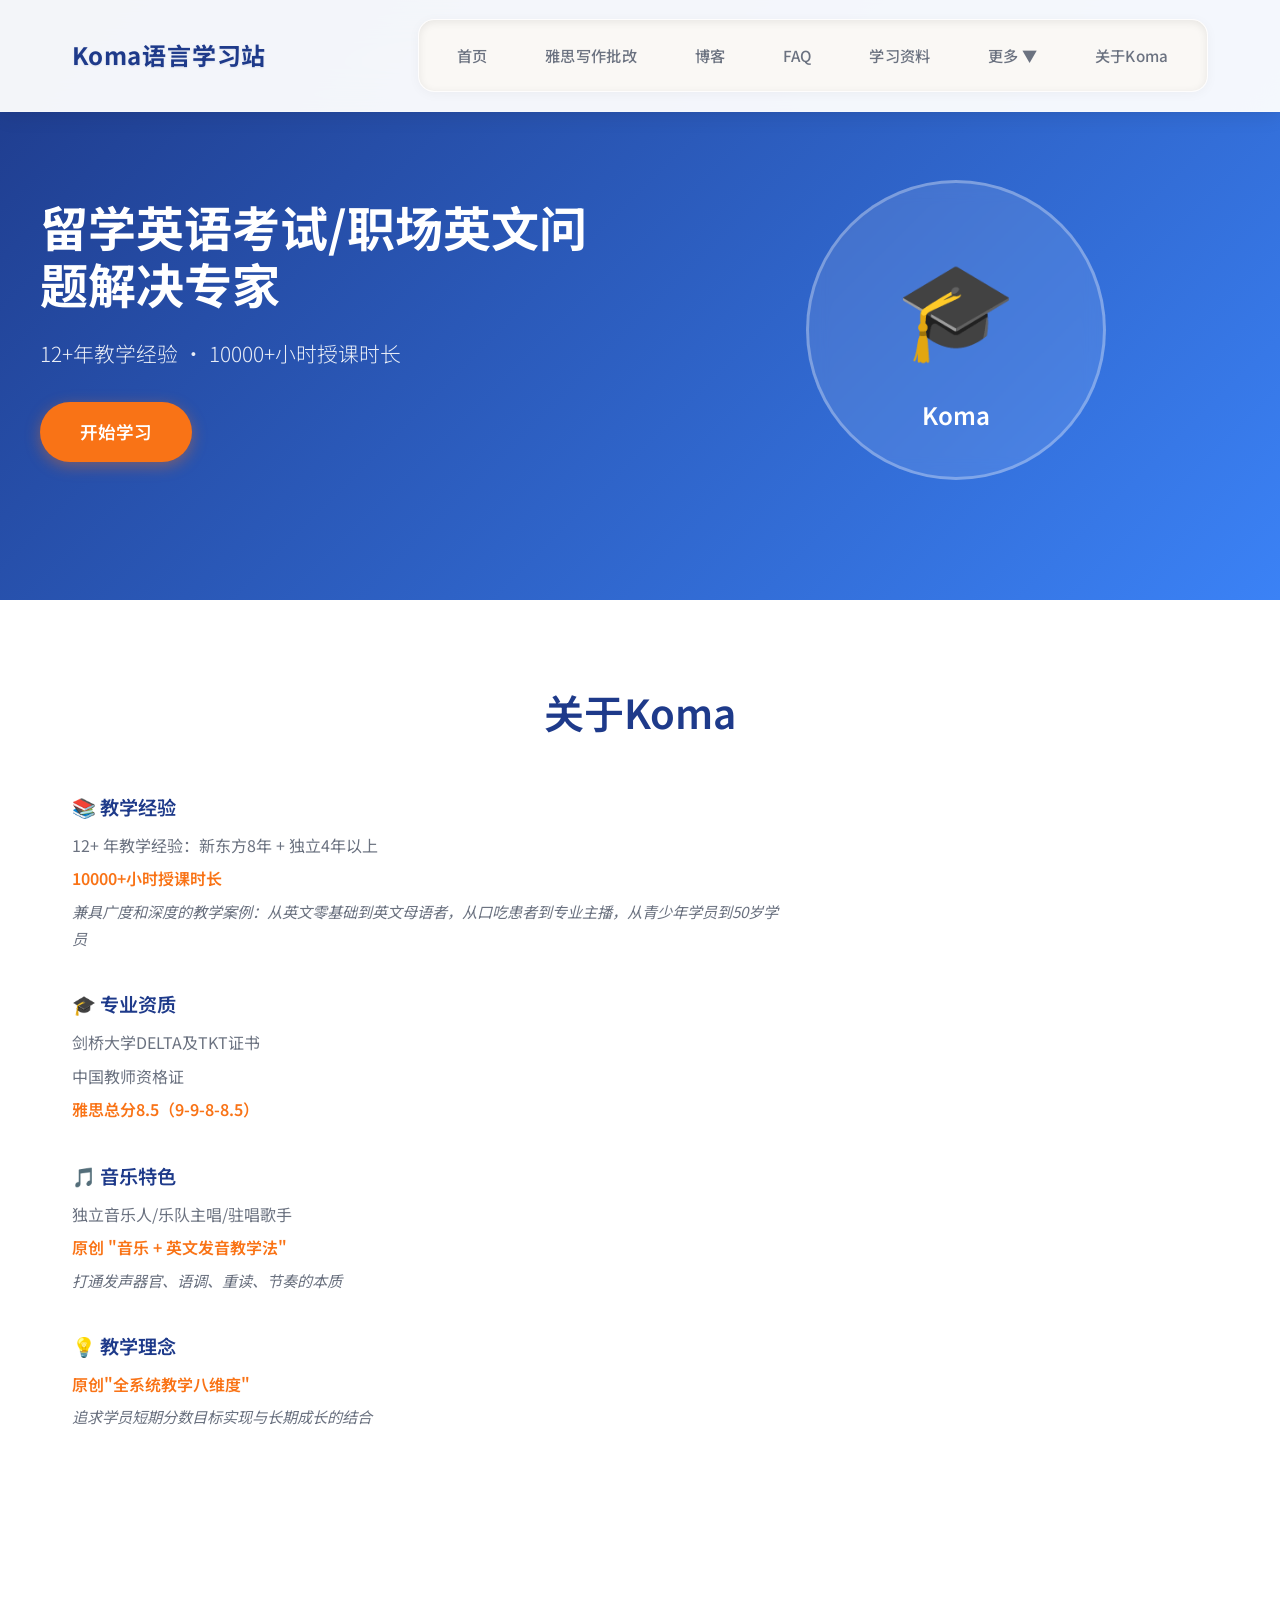
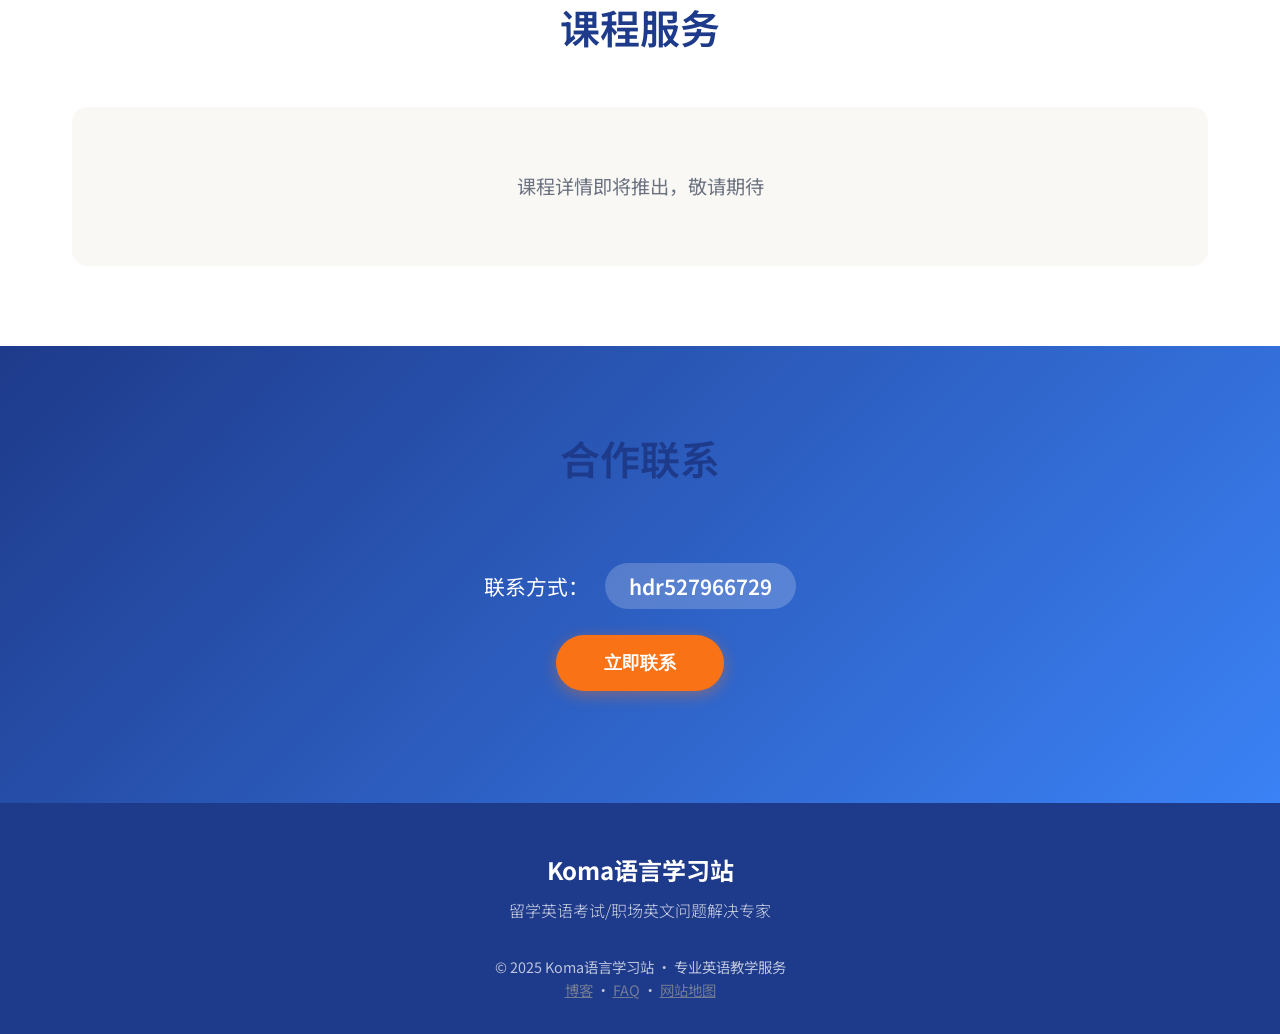
<file: index.html>
<!DOCTYPE html>
<html lang="zh-CN">
<head>
    <meta charset="UTF-8">
    <meta name="viewport" content="width=device-width, initial-scale=1.0">
    <title>Koma Learning · AI口语教练 | 雅思口语·商务英语·面试英语</title>
    <meta name="description" content="Koma Learning AI口语教练，基于韩鼎睿Koma八维度教学体系，覆盖雅思/托福/PTE/商务英语/面试英语。24小时语音陪练，即时发音/语法/词汇/流利度反馈。注册即送10轮免费体验。">
    <meta name="keywords" content="AI口语教练,雅思口语,商务英语,面试英语,AI陪练,英语口语,托福口语,PTE口语,Koma Learning,韩鼎睿,雅思8.5,八维度教学体系">
    <meta name="author" content="韩鼎睿 Koma">
    <meta name="robots" content="index, follow, max-image-preview:large">
    <link rel="canonical" href="https://www.komalanguage.com/">

    <!-- Open Graph -->
    <meta property="og:type" content="website">
    <meta property="og:url" content="https://www.komalanguage.com/">
    <meta property="og:title" content="Koma Learning · AI口语教练 | 雅思口语·商务英语·面试英语">
    <meta property="og:description" content="基于八维度教学体系的AI英语口语陪练，24小时语音对话，即时反馈。注册即送10轮免费体验。">
    <meta property="og:site_name" content="Koma Learning">
    <meta property="og:locale" content="zh_CN">

    <!-- Twitter -->
    <meta name="twitter:card" content="summary_large_image">
    <meta name="twitter:title" content="Koma Learning · AI口语教练">
    <meta name="twitter:description" content="基于八维度教学体系的AI英语口语陪练，24小时语音对话，即时反馈。">

    <!-- Schema: Organization -->
    <script type="application/ld+json">
    {
      "@context": "https://schema.org",
      "@type": "Organization",
      "name": "Koma Learning",
      "alternateName": "Koma AI口语教练",
      "url": "https://www.komalanguage.com",
      "description": "AI口语教练，基于韩鼎睿Koma八维度教学体系，覆盖雅思/托福/PTE/商务英语/面试英语，提供24小时语音陪练和即时反馈。",
      "founder": {
        "@type": "Person",
        "name": "韩鼎睿",
        "alternateName": "Koma",
        "jobTitle": "创始人 & 首席教学官",
        "description": "雅思总分8.5（口语8.5），剑桥DELTA教师精通级，15年英语教学经验，累计授课13000小时，服务学生1000+。上海睿音智语科技有限公司创始人。"
      },
      "address": {
        "@type": "PostalAddress",
        "addressLocality": "上海",
        "addressRegion": "徐汇区",
        "addressCountry": "CN"
      }
    }
    </script>

    <!-- Schema: Product -->
    <script type="application/ld+json">
    {
      "@context": "https://schema.org",
      "@type": "Product",
      "name": "Koma Learning AI口语教练",
      "description": "基于八维度教学体系的AI英语口语陪练工具，覆盖雅思/托福/PTE/商务英语/面试英语，24小时语音对话，即时发音/语法/词汇/流利度反馈。",
      "brand": { "@type": "Brand", "name": "Koma Learning" },
      "offers": {
        "@type": "Offer",
        "price": "0",
        "priceCurrency": "CNY",
        "description": "注册即送10轮免费体验，无自动续费",
        "availability": "https://schema.org/InStock",
        "url": "https://www.komalanguage.com"
      }
    }
    </script>

    <!-- Schema: FAQPage -->
    <script type="application/ld+json">
    {
      "@context": "https://schema.org",
      "@type": "FAQPage",
      "mainEntity": [
        {
          "@type": "Question",
          "name": "Koma Learning是什么？",
          "acceptedAnswer": {
            "@type": "Answer",
            "text": "Koma Learning是一款AI口语教练产品，由雅思8.5（口语8.5）教师韩鼎睿Koma创立，基于其15年教学经验沉淀的八维度教学体系，覆盖雅思、托福、PTE、商务英语、面试英语等场景，提供24小时语音陪练和即时反馈。"
          }
        },
        {
          "@type": "Question",
          "name": "Koma Learning和通用AI有什么区别？",
          "acceptedAnswer": {
            "@type": "Answer",
            "text": "通用AI什么都能聊，但没有教学目标，不会主动纠正你的英语错误。Koma Learning专注英语口语教学，有明确的八维度反馈体系，会主动识别并纠正你的错误。"
          }
        },
        {
          "@type": "Question",
          "name": "Koma Learning免费吗？",
          "acceptedAnswer": {
            "@type": "Answer",
            "text": "注册即送10轮免费体验，无自动续费，无需绑定信用卡。后续可选择会员方案继续使用。"
          }
        },
        {
          "@type": "Question",
          "name": "什么是八维度教学体系？",
          "acceptedAnswer": {
            "@type": "Answer",
            "text": "八维度教学体系是Koma老师基于15年教学经验沉淀的方法论，覆盖语言学习的8个核心维度：词汇、语法、发音、流利度、通识与文化、逻辑、应试技巧、底层学习技能与习惯。"
          }
        }
      ]
    }
    </script>

    <link rel="stylesheet" href="styles.css">
    <link rel="preconnect" href="https://fonts.googleapis.com">
    <link rel="preconnect" href="https://fonts.gstatic.com" crossorigin>
    <link href="https://fonts.googleapis.com/css2?family=Noto+Sans+SC:wght@300;400;500;600;700&display=swap" rel="stylesheet">
</head>
<body>
    <!-- 导航栏 -->
    <nav class="navbar" id="navbar">
        <div class="nav-container">
            <div class="logo">Koma语言学习站</div>
            <button class="menu-toggle" id="menuToggle" aria-label="Toggle menu">
                <span></span>
                <span></span>
                <span></span>
            </button>
            <ul class="nav-links" id="navLinks">
                <li><a href="home.html" class="nav-tab">首页</a></li>
                <li><a href="grading.html" class="nav-tab">雅思写作批改</a></li>
                <li><a href="blog.html" class="nav-tab">博客</a></li>
                <li><a href="faq.html" class="nav-tab">FAQ</a></li>
                <li><a href="#materials" class="nav-tab">学习资料</a></li>
                <li class="nav-dropdown" style="position: relative;">
                    <a href="#more" class="nav-tab dropdown-toggle">更多 ▼</a>
                    <ul class="dropdown-menu" style="position: absolute; top: 100%; left: 0; background: white; border-radius: 16px; box-shadow: 0 12px 32px rgba(0, 0, 0, 0.12); min-width: 240px; padding: 1rem 0; opacity: 0; visibility: hidden; transform: translateY(-15px) scale(0.95); transition: all 0.3s ease; z-index: 1000; margin-top: 0.8rem; border: 1px solid rgba(0, 0, 0, 0.05); list-style: none;">
                        <li style="margin: 0;"><a href="#mock-test" class="coming-soon" style="display: flex; justify-content: space-between; align-items: center; padding: 0.9rem 1.8rem; color: #1f2937; text-decoration: none; font-weight: 400; font-size: 0.9rem; transition: all 0.3s ease; border-radius: 12px; margin: 0 0.75rem;">雅思机考模拟 <span class="badge" style="background: linear-gradient(135deg, #f97316, #ff7c3f); color: white; font-size: 0.65rem; padding: 0.25rem 0.6rem; border-radius: 14px; font-weight: 600; margin-left: 0.5rem; box-shadow: 0 2px 6px rgba(249, 115, 22, 0.3);">待上线</span></a></li>
                        <li style="margin: 0;"><a href="#speaking" class="coming-soon" style="display: flex; justify-content: space-between; align-items: center; padding: 0.9rem 1.8rem; color: #1f2937; text-decoration: none; font-weight: 400; font-size: 0.9rem; transition: all 0.3s ease; border-radius: 12px; margin: 0 0.75rem;">口语练习 <span class="badge" style="background: linear-gradient(135deg, #f97316, #ff7c3f); color: white; font-size: 0.65rem; padding: 0.25rem 0.6rem; border-radius: 14px; font-weight: 600; margin-left: 0.5rem; box-shadow: 0 2px 6px rgba(249, 115, 22, 0.3);">待上线</span></a></li>
                        <li style="margin: 0;"><a href="#vocabulary" class="coming-soon" style="display: flex; justify-content: space-between; align-items: center; padding: 0.9rem 1.8rem; color: #1f2937; text-decoration: none; font-weight: 400; font-size: 0.9rem; transition: all 0.3s ease; border-radius: 12px; margin: 0 0.75rem;">词汇学习 <span class="badge" style="background: linear-gradient(135deg, #f97316, #ff7c3f); color: white; font-size: 0.65rem; padding: 0.25rem 0.6rem; border-radius: 14px; font-weight: 600; margin-left: 0.5rem; box-shadow: 0 2px 6px rgba(249, 115, 22, 0.3);">待上线</span></a></li>
                    </ul>
                </li>
                <li><a href="#about" class="nav-tab">关于Koma</a></li>
            </ul>
        </div>
    </nav>

    <!-- 英雄区 -->
    <section class="hero">
        <div class="hero-container">
            <div class="hero-content">
                <h1 class="hero-title">留学英语考试/职场英文问题解决专家</h1>
                <p class="hero-subtitle">12+年教学经验 · 10000+小时授课时长</p>
                <a href="home.html" class="cta-button">开始学习</a>
            </div>
            <div class="hero-image">
                <div class="image-placeholder">
                    <div class="placeholder-icon">🎓</div>
                    <p>Koma</p>
                </div>
            </div>
        </div>
    </section>

    <!-- 关于Koma版块 -->
    <section class="about-section" id="about">
        <div class="section-container">
            <h2 class="section-title">关于Koma</h2>
            <div class="about-grid">
                <div class="about-text">
                    <div class="about-item">
                        <h3>📚 教学经验</h3>
                        <p>12+ 年教学经验：新东方8年 + 独立4年以上</p>
                        <p class="highlight">10000+小时授课时长</p>
                        <p class="description">兼具广度和深度的教学案例：从英文零基础到英文母语者，从口吃患者到专业主播，从青少年学员到50岁学员</p>
                    </div>
                    <div class="about-item">
                        <h3>🎓 专业资质</h3>
                        <p>剑桥大学DELTA及TKT证书</p>
                        <p>中国教师资格证</p>
                        <p class="highlight">雅思总分8.5（9-9-8-8.5）</p>
                    </div>
                    <div class="about-item">
                        <h3>🎵 音乐特色</h3>
                        <p>独立音乐人/乐队主唱/驻唱歌手</p>
                        <p class="highlight">原创 "音乐 + 英文发音教学法"</p>
                        <p class="description">打通发声器官、语调、重读、节奏的本质</p>
                    </div>
                    <div class="about-item">
                        <h3>💡 教学理念</h3>
                        <p class="highlight">原创"全系统教学八维度"</p>
                        <p class="description">追求学员短期分数目标实现与长期成长的结合</p>
                    </div>
                </div>
            </div>
        </div>
    </section>


    <!-- 课程区域占位 -->
    <section class="courses-section" id="courses">
        <div class="section-container">
            <h2 class="section-title">课程服务</h2>
            <div class="courses-placeholder">
                <p>课程详情即将推出，敬请期待</p>
            </div>
        </div>
    </section>

    <!-- 合作联系区 -->
    <section class="contact-section" id="contact">
        <div class="section-container">
            <h2 class="section-title">合作联系</h2>
            <div class="contact-content">
                <p class="contact-info">联系方式：<span class="contact-id" id="contactId">hdr527966729</span></p>
                <button class="contact-button" id="copyButton">立即联系</button>
            </div>
        </div>
    </section>

    <!-- 页脚 -->
    <footer class="footer">
        <div class="footer-content">
            <div class="footer-brand">
                <h3>Koma语言学习站</h3>
                <p class="footer-slogan">留学英语考试/职场英文问题解决专家</p>
            </div>
            <div class="footer-info">
                <p>&copy; 2025 Koma语言学习站 · 专业英语教学服务</p>
                <p><a href="blog.html" style="color:#999;">博客</a> · <a href="faq.html" style="color:#999;">FAQ</a> · <a href="sitemap.xml" style="color:#999;">网站地图</a></p>
            </div>
        </div>
    </footer>

    <script src="script.js"></script>
</body>
</html>
</file>
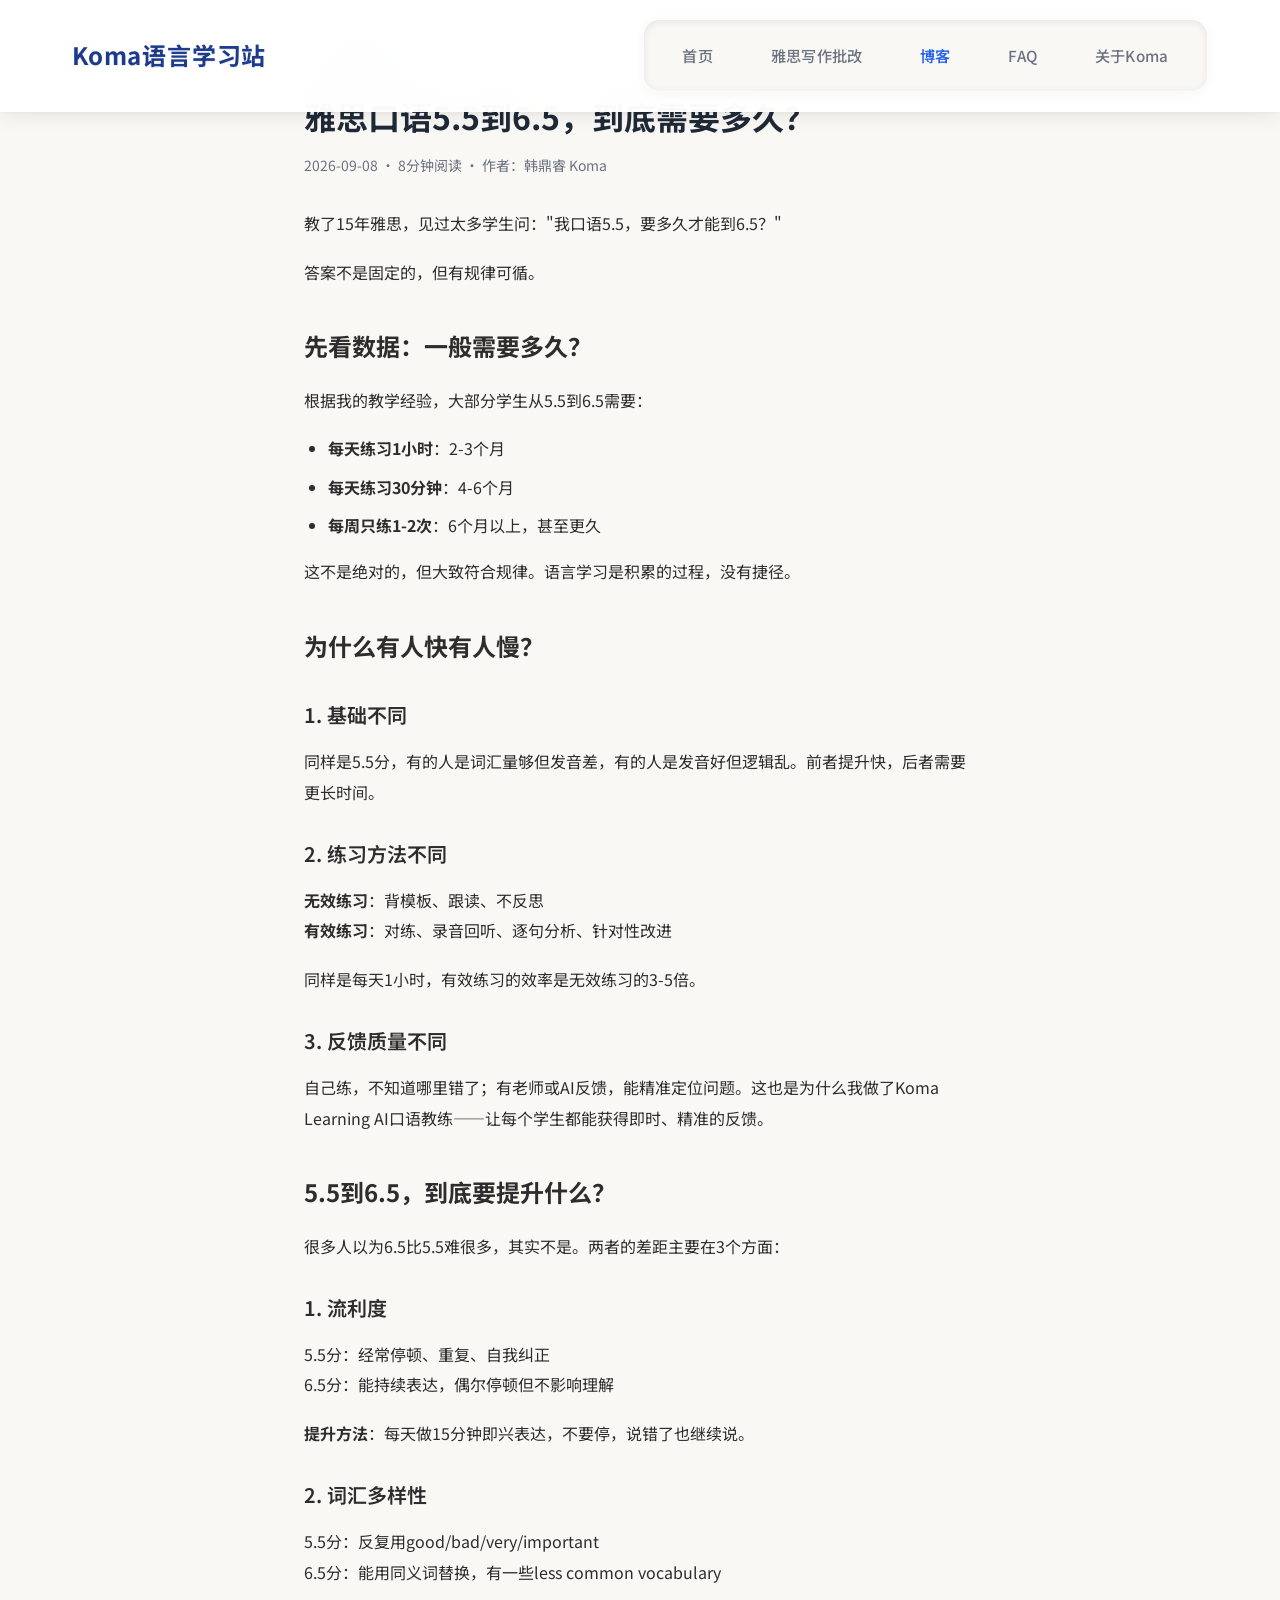
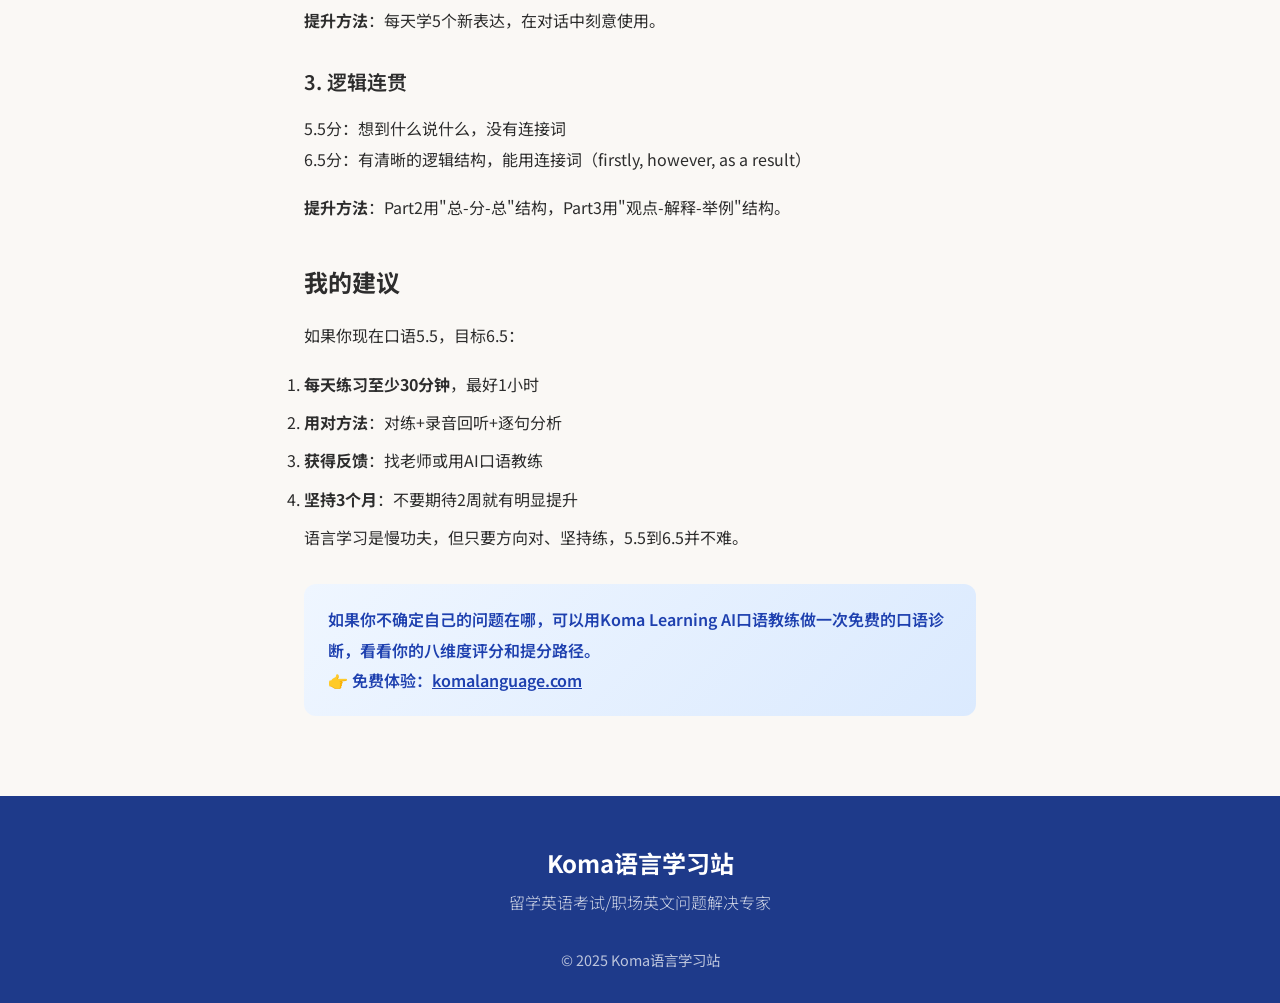
<file: blog-article1.html>
<!DOCTYPE html>
<html lang="zh-CN">
<head>
    <meta charset="UTF-8">
    <meta name="viewport" content="width=device-width, initial-scale=1.0">
    <title>雅思口语5.5到6.5，到底需要多久？ - Koma Learning</title>
    <meta name="description" content="教了15年雅思，见过太多学生问口语5.5到6.5需要多久。答案不是固定的，但有规律可循。">
    <meta name="keywords" content="雅思口语,雅思5.5,雅思6.5,口语提分,雅思备考,口语练习">
    <link rel="canonical" href="https://www.komalanguage.com/">
    <meta property="og:title" content="雅思口语5.5到6.5，到底需要多久？">
    <meta property="og:description" content="教了15年雅思，见过太多学生问口语5.5到6.5需要多久。答案不是固定的，但有规律可循。">
    <meta property="og:type" content="article">
    <script type="application/ld+json">
    {"@context":"https://schema.org","@type":"BlogPosting","headline":"雅思口语5.5到6.5，到底需要多久？","datePublished":"2026-09-08","author":{"@type":"Person","name":"韩鼎睿 Koma"},"publisher":{"@type":"Organization","name":"Koma Learning"}}
    </script>
    <link rel="stylesheet" href="styles.css">
    <link href="https://fonts.googleapis.com/css2?family=Noto+Sans+SC:wght@300;400;500;600;700&display=swap" rel="stylesheet">
    <style>
        .article-container { max-width: 720px; margin: 0 auto; padding: 48px 24px; }
        .article-back { color: #2563eb; text-decoration: none; font-size: 14px; display: inline-block; margin-bottom: 24px; }
        .article-title { font-size: 32px; font-weight: 700; margin-bottom: 16px; line-height: 1.3; }
        .article-meta { font-size: 14px; color: #6b7280; margin-bottom: 32px; }
        .article-body { font-size: 16px; line-height: 1.9; color: #2d2d2d; }
        .article-body h2 { font-size: 24px; font-weight: 700; margin: 36px 0 16px; }
        .article-body h3 { font-size: 20px; font-weight: 600; margin: 28px 0 12px; }
        .article-body p { margin-bottom: 18px; }
        .article-body ul { margin: 16px 0; padding-left: 24px; }
        .article-body li { margin-bottom: 8px; }
        .article-cta { background: linear-gradient(135deg, #eff6ff, #dbeafe); padding: 20px 24px; border-radius: 12px; margin: 32px 0; font-weight: 600; color: #1e40af; }
        .article-cta a { color: #1e40af; text-decoration: underline; }
    </style>
</head>
<body>
    <nav class="navbar" id="navbar">
        <div class="nav-container">
            <div class="logo">Koma语言学习站</div>
            <ul class="nav-links" id="navLinks">
                <li><a href="index.html" class="nav-tab">首页</a></li>
                <li><a href="grading.html" class="nav-tab">雅思写作批改</a></li>
                <li><a href="blog.html" class="nav-tab" style="color:#2563eb;font-weight:600;">博客</a></li>
                <li><a href="faq.html" class="nav-tab">FAQ</a></li>
                <li><a href="index.html#about" class="nav-tab">关于Koma</a></li>
            </ul>
        </div>
    </nav>
    <div class="article-container">
        <a href="blog.html" class="article-back">← 返回博客列表</a>
        <h1 class="article-title">雅思口语5.5到6.5，到底需要多久？</h1>
        <div class="article-meta">2026-09-08 · 8分钟阅读 · 作者：韩鼎睿 Koma</div>
        <div class="article-body">

<p>教了15年雅思，见过太多学生问："我口语5.5，要多久才能到6.5？"</p>
<p>答案不是固定的，但有规律可循。</p>
<h2>先看数据：一般需要多久？</h2>
<p>根据我的教学经验，大部分学生从5.5到6.5需要：</p>
<ul>
<li><strong>每天练习1小时</strong>：2-3个月</li>
<li><strong>每天练习30分钟</strong>：4-6个月</li>
<li><strong>每周只练1-2次</strong>：6个月以上，甚至更久</li>
</ul>
<p>这不是绝对的，但大致符合规律。语言学习是积累的过程，没有捷径。</p>
<h2>为什么有人快有人慢？</h2>
<h3>1. 基础不同</h3>
<p>同样是5.5分，有的人是词汇量够但发音差，有的人是发音好但逻辑乱。前者提升快，后者需要更长时间。</p>
<h3>2. 练习方法不同</h3>
<p><strong>无效练习</strong>：背模板、跟读、不反思<br>
<strong>有效练习</strong>：对练、录音回听、逐句分析、针对性改进</p>
<p>同样是每天1小时，有效练习的效率是无效练习的3-5倍。</p>
<h3>3. 反馈质量不同</h3>
<p>自己练，不知道哪里错了；有老师或AI反馈，能精准定位问题。这也是为什么我做了Koma Learning AI口语教练——让每个学生都能获得即时、精准的反馈。</p>
<h2>5.5到6.5，到底要提升什么？</h2>
<p>很多人以为6.5比5.5难很多，其实不是。两者的差距主要在3个方面：</p>
<h3>1. 流利度</h3>
<p>5.5分：经常停顿、重复、自我纠正<br>6.5分：能持续表达，偶尔停顿但不影响理解</p>
<p><strong>提升方法</strong>：每天做15分钟即兴表达，不要停，说错了也继续说。</p>
<h3>2. 词汇多样性</h3>
<p>5.5分：反复用good/bad/very/important<br>6.5分：能用同义词替换，有一些less common vocabulary</p>
<p><strong>提升方法</strong>：每天学5个新表达，在对话中刻意使用。</p>
<h3>3. 逻辑连贯</h3>
<p>5.5分：想到什么说什么，没有连接词<br>6.5分：有清晰的逻辑结构，能用连接词（firstly, however, as a result）</p>
<p><strong>提升方法</strong>：Part2用"总-分-总"结构，Part3用"观点-解释-举例"结构。</p>
<h2>我的建议</h2>
<p>如果你现在口语5.5，目标6.5：</p>
<ol>
<li><strong>每天练习至少30分钟</strong>，最好1小时</li>
<li><strong>用对方法</strong>：对练+录音回听+逐句分析</li>
<li><strong>获得反馈</strong>：找老师或用AI口语教练</li>
<li><strong>坚持3个月</strong>：不要期待2周就有明显提升</li>
</ol>
<p>语言学习是慢功夫，但只要方向对、坚持练，5.5到6.5并不难。</p>
<div class="article-cta">如果你不确定自己的问题在哪，可以用Koma Learning AI口语教练做一次免费的口语诊断，看看你的八维度评分和提分路径。<br>👉 免费体验：<a href="home.html">komalanguage.com</a></div>

        </div>
    </div>
    <footer class="footer">
        <div class="footer-content">
            <div class="footer-brand"><h3>Koma语言学习站</h3><p class="footer-slogan">留学英语考试/职场英文问题解决专家</p></div>
            <div class="footer-info"><p>&copy; 2025 Koma语言学习站</p></div>
        </div>
    </footer>
    <script src="script.js"></script>
</body>
</html>
</file>
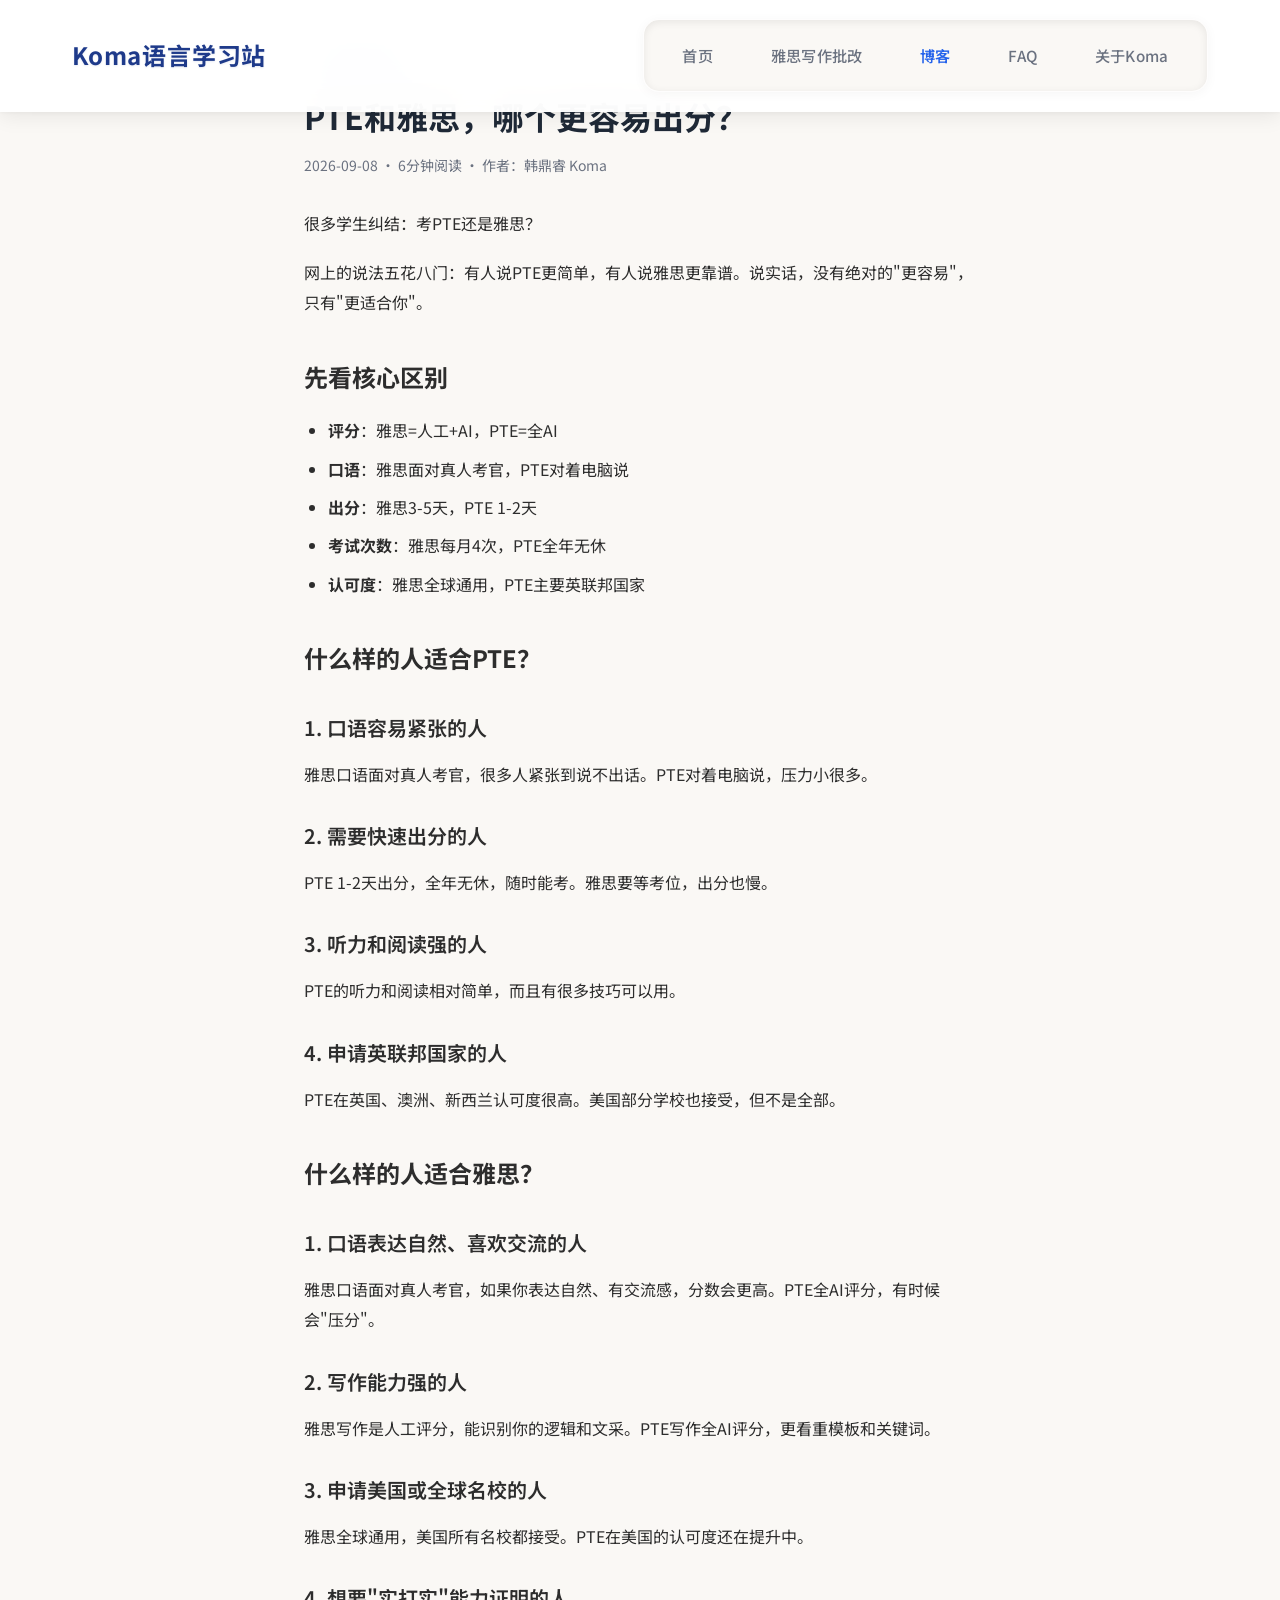
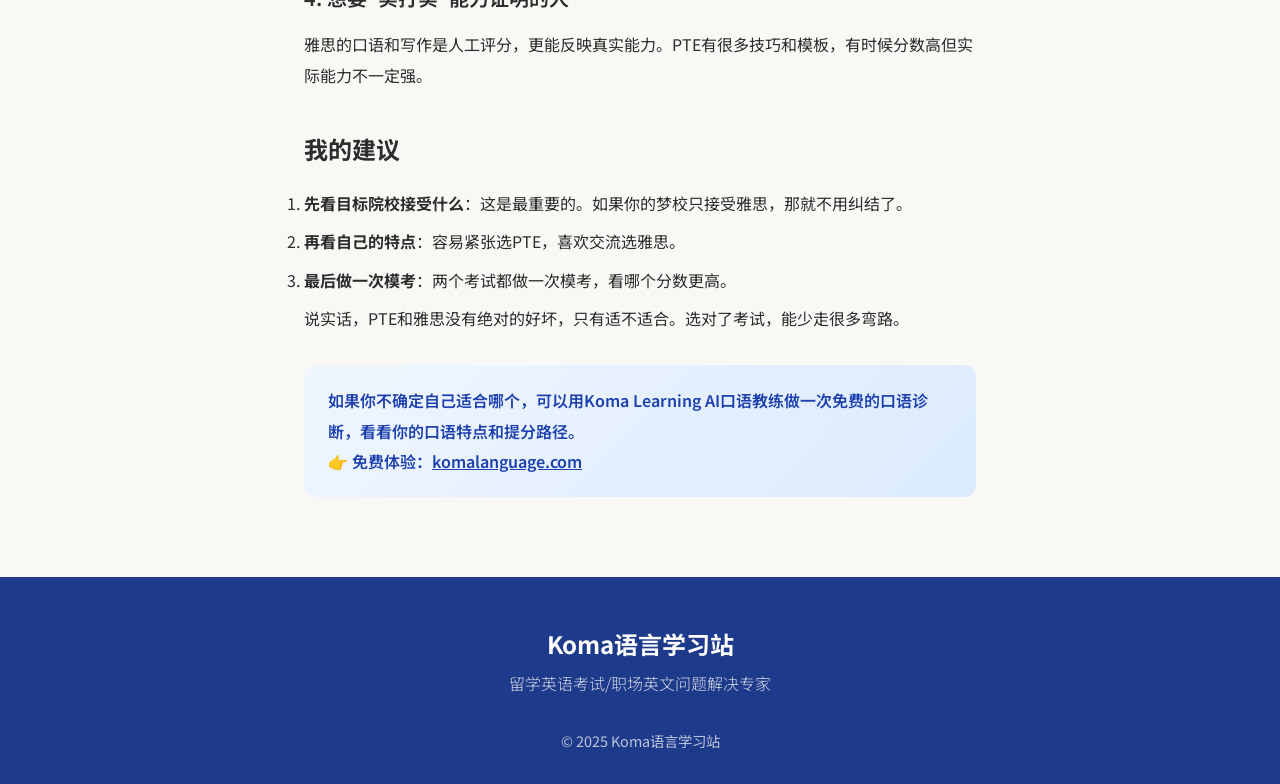
<file: blog-article2.html>
<!DOCTYPE html>
<html lang="zh-CN">
<head>
    <meta charset="UTF-8">
    <meta name="viewport" content="width=device-width, initial-scale=1.0">
    <title>PTE和雅思，哪个更容易出分？ - Koma Learning</title>
    <meta name="description" content="很多学生纠结考PTE还是雅思。没有绝对的更容易，只有更适合你。">
    <meta name="keywords" content="PTE,雅思,PTE和雅思,留学考试,英语考试,出分">
    <link rel="canonical" href="https://www.komalanguage.com/">
    <meta property="og:title" content="PTE和雅思，哪个更容易出分？">
    <meta property="og:description" content="很多学生纠结考PTE还是雅思。没有绝对的更容易，只有更适合你。">
    <meta property="og:type" content="article">
    <script type="application/ld+json">
    {"@context":"https://schema.org","@type":"BlogPosting","headline":"PTE和雅思，哪个更容易出分？","datePublished":"2026-09-08","author":{"@type":"Person","name":"韩鼎睿 Koma"},"publisher":{"@type":"Organization","name":"Koma Learning"}}
    </script>
    <link rel="stylesheet" href="styles.css">
    <link href="https://fonts.googleapis.com/css2?family=Noto+Sans+SC:wght@300;400;500;600;700&display=swap" rel="stylesheet">
    <style>
        .article-container { max-width: 720px; margin: 0 auto; padding: 48px 24px; }
        .article-back { color: #2563eb; text-decoration: none; font-size: 14px; display: inline-block; margin-bottom: 24px; }
        .article-title { font-size: 32px; font-weight: 700; margin-bottom: 16px; line-height: 1.3; }
        .article-meta { font-size: 14px; color: #6b7280; margin-bottom: 32px; }
        .article-body { font-size: 16px; line-height: 1.9; color: #2d2d2d; }
        .article-body h2 { font-size: 24px; font-weight: 700; margin: 36px 0 16px; }
        .article-body h3 { font-size: 20px; font-weight: 600; margin: 28px 0 12px; }
        .article-body p { margin-bottom: 18px; }
        .article-body ul { margin: 16px 0; padding-left: 24px; }
        .article-body li { margin-bottom: 8px; }
        .article-cta { background: linear-gradient(135deg, #eff6ff, #dbeafe); padding: 20px 24px; border-radius: 12px; margin: 32px 0; font-weight: 600; color: #1e40af; }
        .article-cta a { color: #1e40af; text-decoration: underline; }
    </style>
</head>
<body>
    <nav class="navbar" id="navbar">
        <div class="nav-container">
            <div class="logo">Koma语言学习站</div>
            <ul class="nav-links" id="navLinks">
                <li><a href="index.html" class="nav-tab">首页</a></li>
                <li><a href="grading.html" class="nav-tab">雅思写作批改</a></li>
                <li><a href="blog.html" class="nav-tab" style="color:#2563eb;font-weight:600;">博客</a></li>
                <li><a href="faq.html" class="nav-tab">FAQ</a></li>
                <li><a href="index.html#about" class="nav-tab">关于Koma</a></li>
            </ul>
        </div>
    </nav>
    <div class="article-container">
        <a href="blog.html" class="article-back">← 返回博客列表</a>
        <h1 class="article-title">PTE和雅思，哪个更容易出分？</h1>
        <div class="article-meta">2026-09-08 · 6分钟阅读 · 作者：韩鼎睿 Koma</div>
        <div class="article-body">

<p>很多学生纠结：考PTE还是雅思？</p>
<p>网上的说法五花八门：有人说PTE更简单，有人说雅思更靠谱。说实话，没有绝对的"更容易"，只有"更适合你"。</p>
<h2>先看核心区别</h2>
<ul>
<li><strong>评分</strong>：雅思=人工+AI，PTE=全AI</li>
<li><strong>口语</strong>：雅思面对真人考官，PTE对着电脑说</li>
<li><strong>出分</strong>：雅思3-5天，PTE 1-2天</li>
<li><strong>考试次数</strong>：雅思每月4次，PTE全年无休</li>
<li><strong>认可度</strong>：雅思全球通用，PTE主要英联邦国家</li>
</ul>
<h2>什么样的人适合PTE？</h2>
<h3>1. 口语容易紧张的人</h3>
<p>雅思口语面对真人考官，很多人紧张到说不出话。PTE对着电脑说，压力小很多。</p>
<h3>2. 需要快速出分的人</h3>
<p>PTE 1-2天出分，全年无休，随时能考。雅思要等考位，出分也慢。</p>
<h3>3. 听力和阅读强的人</h3>
<p>PTE的听力和阅读相对简单，而且有很多技巧可以用。</p>
<h3>4. 申请英联邦国家的人</h3>
<p>PTE在英国、澳洲、新西兰认可度很高。美国部分学校也接受，但不是全部。</p>
<h2>什么样的人适合雅思？</h2>
<h3>1. 口语表达自然、喜欢交流的人</h3>
<p>雅思口语面对真人考官，如果你表达自然、有交流感，分数会更高。PTE全AI评分，有时候会"压分"。</p>
<h3>2. 写作能力强的人</h3>
<p>雅思写作是人工评分，能识别你的逻辑和文采。PTE写作全AI评分，更看重模板和关键词。</p>
<h3>3. 申请美国或全球名校的人</h3>
<p>雅思全球通用，美国所有名校都接受。PTE在美国的认可度还在提升中。</p>
<h3>4. 想要"实打实"能力证明的人</h3>
<p>雅思的口语和写作是人工评分，更能反映真实能力。PTE有很多技巧和模板，有时候分数高但实际能力不一定强。</p>
<h2>我的建议</h2>
<ol>
<li><strong>先看目标院校接受什么</strong>：这是最重要的。如果你的梦校只接受雅思，那就不用纠结了。</li>
<li><strong>再看自己的特点</strong>：容易紧张选PTE，喜欢交流选雅思。</li>
<li><strong>最后做一次模考</strong>：两个考试都做一次模考，看哪个分数更高。</li>
</ol>
<p>说实话，PTE和雅思没有绝对的好坏，只有适不适合。选对了考试，能少走很多弯路。</p>
<div class="article-cta">如果你不确定自己适合哪个，可以用Koma Learning AI口语教练做一次免费的口语诊断，看看你的口语特点和提分路径。<br>👉 免费体验：<a href="home.html">komalanguage.com</a></div>

        </div>
    </div>
    <footer class="footer">
        <div class="footer-content">
            <div class="footer-brand"><h3>Koma语言学习站</h3><p class="footer-slogan">留学英语考试/职场英文问题解决专家</p></div>
            <div class="footer-info"><p>&copy; 2025 Koma语言学习站</p></div>
        </div>
    </footer>
    <script src="script.js"></script>
</body>
</html>
</file>
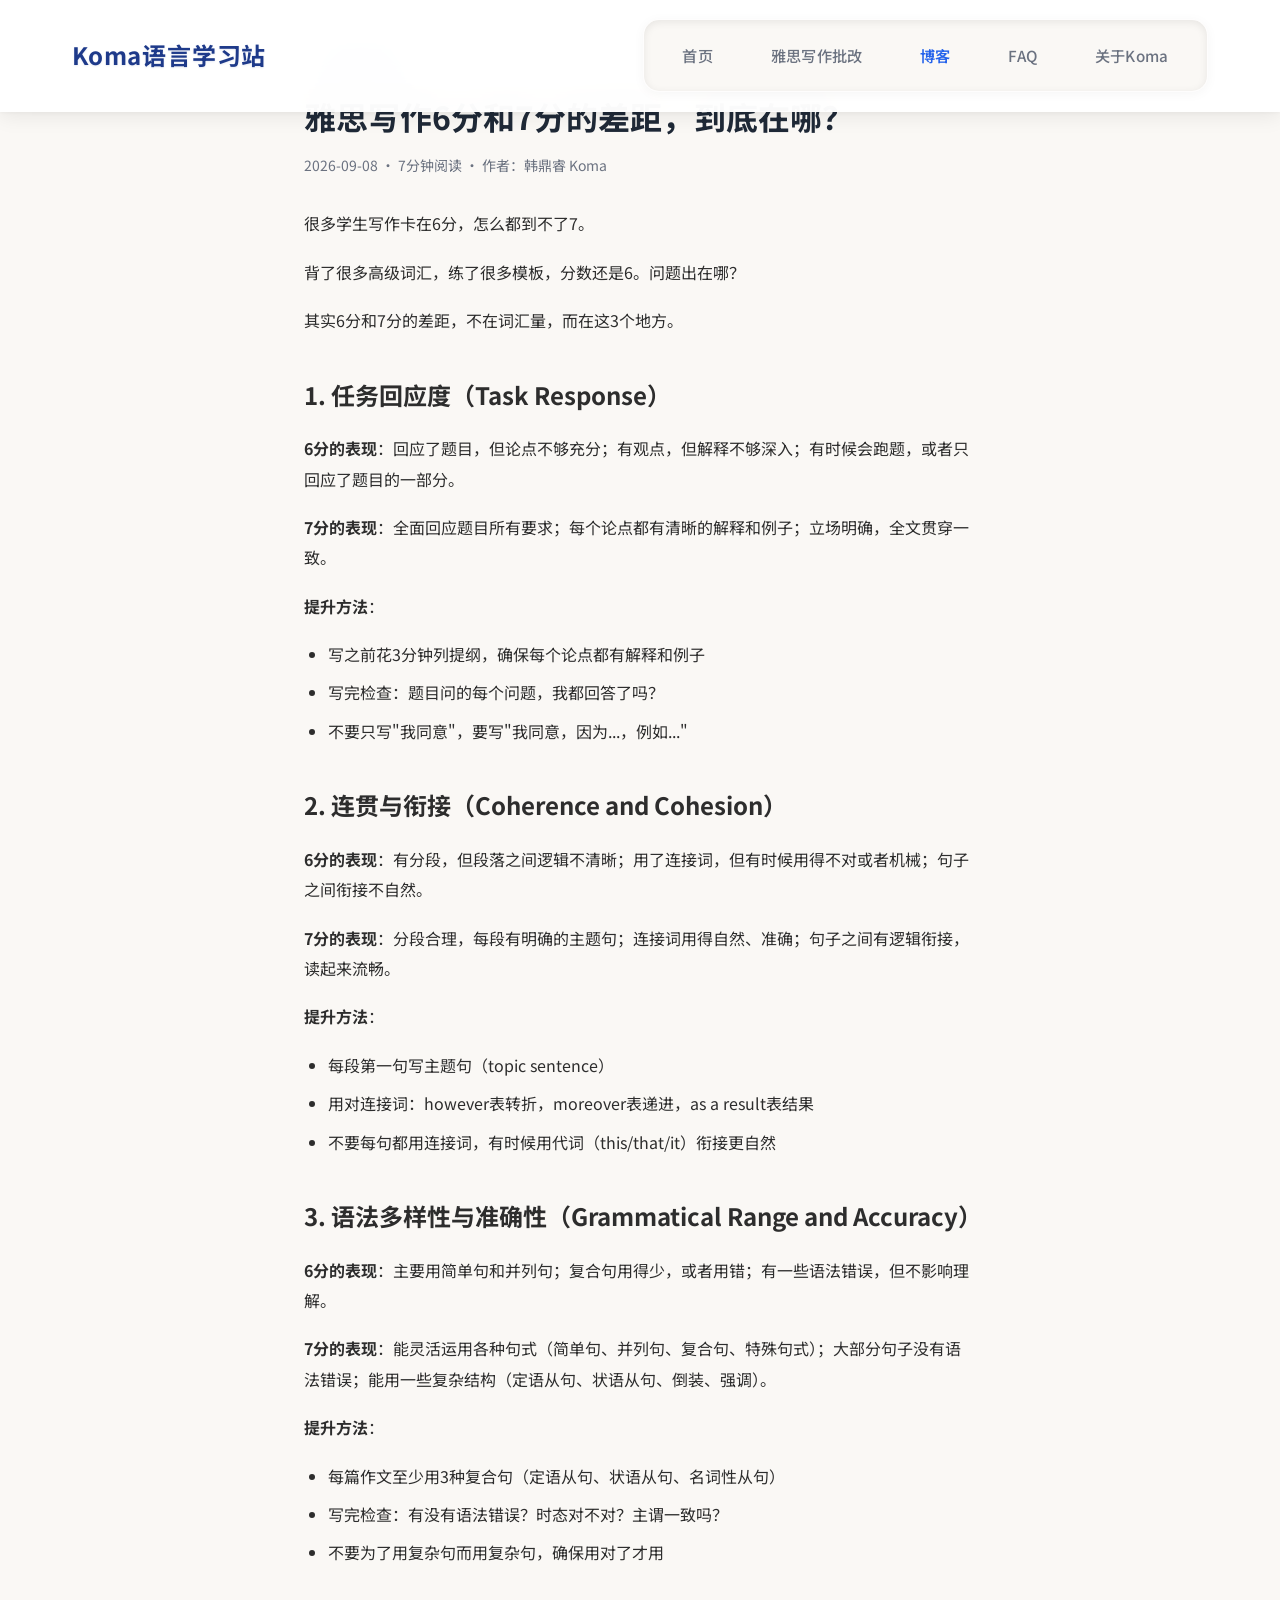
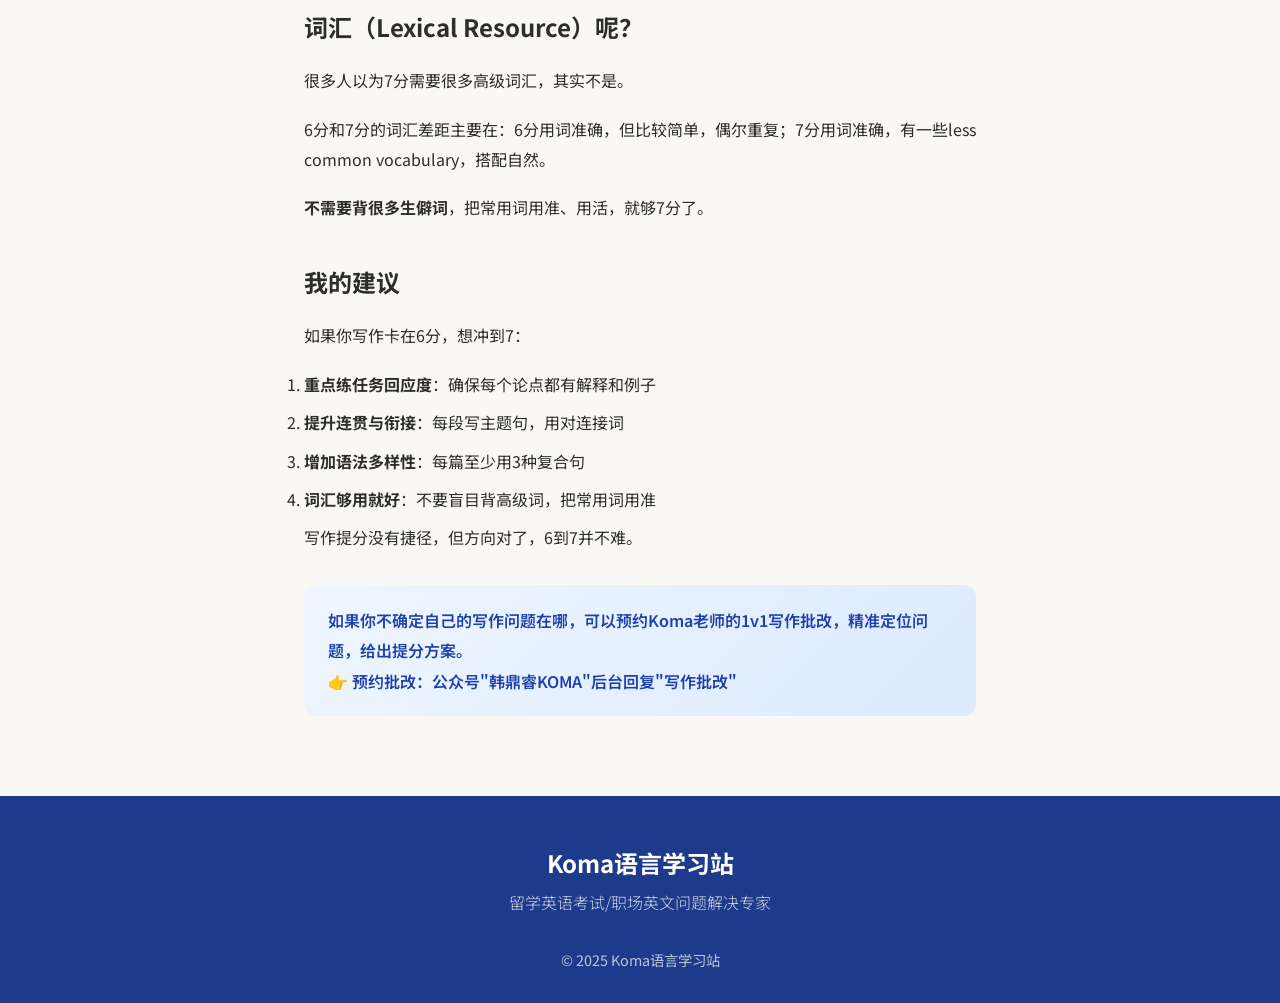
<file: blog-article3.html>
<!DOCTYPE html>
<html lang="zh-CN">
<head>
    <meta charset="UTF-8">
    <meta name="viewport" content="width=device-width, initial-scale=1.0">
    <title>雅思写作6分和7分的差距，到底在哪？ - Koma Learning</title>
    <meta name="description" content="很多学生写作卡在6分，怎么都到不了7。差距不在词汇量，而在3个地方。">
    <meta name="keywords" content="雅思写作,写作6分,写作7分,雅思大作文,写作提分">
    <link rel="canonical" href="https://www.komalanguage.com/">
    <meta property="og:title" content="雅思写作6分和7分的差距，到底在哪？">
    <meta property="og:description" content="很多学生写作卡在6分，怎么都到不了7。差距不在词汇量，而在3个地方。">
    <meta property="og:type" content="article">
    <script type="application/ld+json">
    {"@context":"https://schema.org","@type":"BlogPosting","headline":"雅思写作6分和7分的差距，到底在哪？","datePublished":"2026-09-08","author":{"@type":"Person","name":"韩鼎睿 Koma"},"publisher":{"@type":"Organization","name":"Koma Learning"}}
    </script>
    <link rel="stylesheet" href="styles.css">
    <link href="https://fonts.googleapis.com/css2?family=Noto+Sans+SC:wght@300;400;500;600;700&display=swap" rel="stylesheet">
    <style>
        .article-container { max-width: 720px; margin: 0 auto; padding: 48px 24px; }
        .article-back { color: #2563eb; text-decoration: none; font-size: 14px; display: inline-block; margin-bottom: 24px; }
        .article-title { font-size: 32px; font-weight: 700; margin-bottom: 16px; line-height: 1.3; }
        .article-meta { font-size: 14px; color: #6b7280; margin-bottom: 32px; }
        .article-body { font-size: 16px; line-height: 1.9; color: #2d2d2d; }
        .article-body h2 { font-size: 24px; font-weight: 700; margin: 36px 0 16px; }
        .article-body h3 { font-size: 20px; font-weight: 600; margin: 28px 0 12px; }
        .article-body p { margin-bottom: 18px; }
        .article-body ul { margin: 16px 0; padding-left: 24px; }
        .article-body li { margin-bottom: 8px; }
        .article-cta { background: linear-gradient(135deg, #eff6ff, #dbeafe); padding: 20px 24px; border-radius: 12px; margin: 32px 0; font-weight: 600; color: #1e40af; }
        .article-cta a { color: #1e40af; text-decoration: underline; }
    </style>
</head>
<body>
    <nav class="navbar" id="navbar">
        <div class="nav-container">
            <div class="logo">Koma语言学习站</div>
            <ul class="nav-links" id="navLinks">
                <li><a href="index.html" class="nav-tab">首页</a></li>
                <li><a href="grading.html" class="nav-tab">雅思写作批改</a></li>
                <li><a href="blog.html" class="nav-tab" style="color:#2563eb;font-weight:600;">博客</a></li>
                <li><a href="faq.html" class="nav-tab">FAQ</a></li>
                <li><a href="index.html#about" class="nav-tab">关于Koma</a></li>
            </ul>
        </div>
    </nav>
    <div class="article-container">
        <a href="blog.html" class="article-back">← 返回博客列表</a>
        <h1 class="article-title">雅思写作6分和7分的差距，到底在哪？</h1>
        <div class="article-meta">2026-09-08 · 7分钟阅读 · 作者：韩鼎睿 Koma</div>
        <div class="article-body">

<p>很多学生写作卡在6分，怎么都到不了7。</p>
<p>背了很多高级词汇，练了很多模板，分数还是6。问题出在哪？</p>
<p>其实6分和7分的差距，不在词汇量，而在这3个地方。</p>
<h2>1. 任务回应度（Task Response）</h2>
<p><strong>6分的表现</strong>：回应了题目，但论点不够充分；有观点，但解释不够深入；有时候会跑题，或者只回应了题目的一部分。</p>
<p><strong>7分的表现</strong>：全面回应题目所有要求；每个论点都有清晰的解释和例子；立场明确，全文贯穿一致。</p>
<p><strong>提升方法</strong>：</p>
<ul>
<li>写之前花3分钟列提纲，确保每个论点都有解释和例子</li>
<li>写完检查：题目问的每个问题，我都回答了吗？</li>
<li>不要只写"我同意"，要写"我同意，因为...，例如..."</li>
</ul>
<h2>2. 连贯与衔接（Coherence and Cohesion）</h2>
<p><strong>6分的表现</strong>：有分段，但段落之间逻辑不清晰；用了连接词，但有时候用得不对或者机械；句子之间衔接不自然。</p>
<p><strong>7分的表现</strong>：分段合理，每段有明确的主题句；连接词用得自然、准确；句子之间有逻辑衔接，读起来流畅。</p>
<p><strong>提升方法</strong>：</p>
<ul>
<li>每段第一句写主题句（topic sentence）</li>
<li>用对连接词：however表转折，moreover表递进，as a result表结果</li>
<li>不要每句都用连接词，有时候用代词（this/that/it）衔接更自然</li>
</ul>
<h2>3. 语法多样性与准确性（Grammatical Range and Accuracy）</h2>
<p><strong>6分的表现</strong>：主要用简单句和并列句；复合句用得少，或者用错；有一些语法错误，但不影响理解。</p>
<p><strong>7分的表现</strong>：能灵活运用各种句式（简单句、并列句、复合句、特殊句式）；大部分句子没有语法错误；能用一些复杂结构（定语从句、状语从句、倒装、强调）。</p>
<p><strong>提升方法</strong>：</p>
<ul>
<li>每篇作文至少用3种复合句（定语从句、状语从句、名词性从句）</li>
<li>写完检查：有没有语法错误？时态对不对？主谓一致吗？</li>
<li>不要为了用复杂句而用复杂句，确保用对了才用</li>
</ul>
<h2>词汇（Lexical Resource）呢？</h2>
<p>很多人以为7分需要很多高级词汇，其实不是。</p>
<p>6分和7分的词汇差距主要在：6分用词准确，但比较简单，偶尔重复；7分用词准确，有一些less common vocabulary，搭配自然。</p>
<p><strong>不需要背很多生僻词</strong>，把常用词用准、用活，就够7分了。</p>
<h2>我的建议</h2>
<p>如果你写作卡在6分，想冲到7：</p>
<ol>
<li><strong>重点练任务回应度</strong>：确保每个论点都有解释和例子</li>
<li><strong>提升连贯与衔接</strong>：每段写主题句，用对连接词</li>
<li><strong>增加语法多样性</strong>：每篇至少用3种复合句</li>
<li><strong>词汇够用就好</strong>：不要盲目背高级词，把常用词用准</li>
</ol>
<p>写作提分没有捷径，但方向对了，6到7并不难。</p>
<div class="article-cta">如果你不确定自己的写作问题在哪，可以预约Koma老师的1v1写作批改，精准定位问题，给出提分方案。<br>👉 预约批改：公众号"韩鼎睿KOMA"后台回复"写作批改"</div>

        </div>
    </div>
    <footer class="footer">
        <div class="footer-content">
            <div class="footer-brand"><h3>Koma语言学习站</h3><p class="footer-slogan">留学英语考试/职场英文问题解决专家</p></div>
            <div class="footer-info"><p>&copy; 2025 Koma语言学习站</p></div>
        </div>
    </footer>
    <script src="script.js"></script>
</body>
</html>
</file>
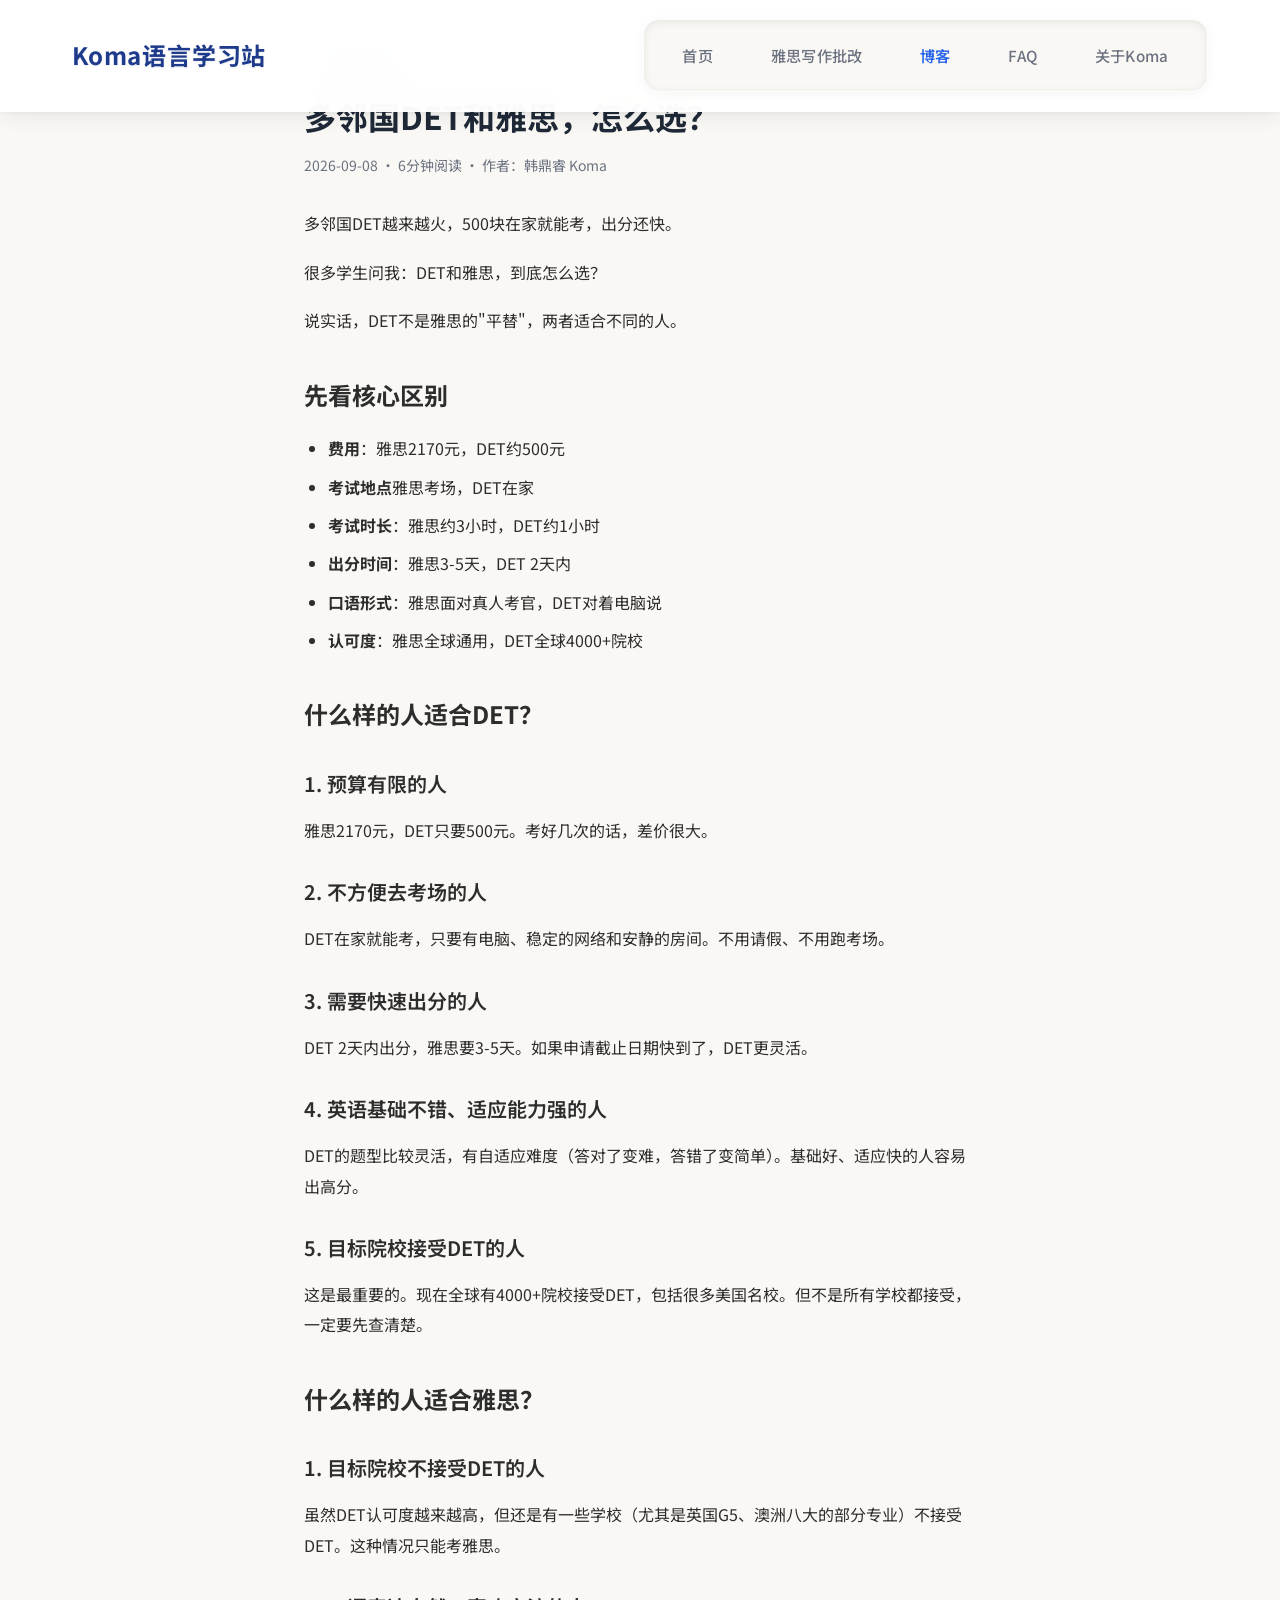
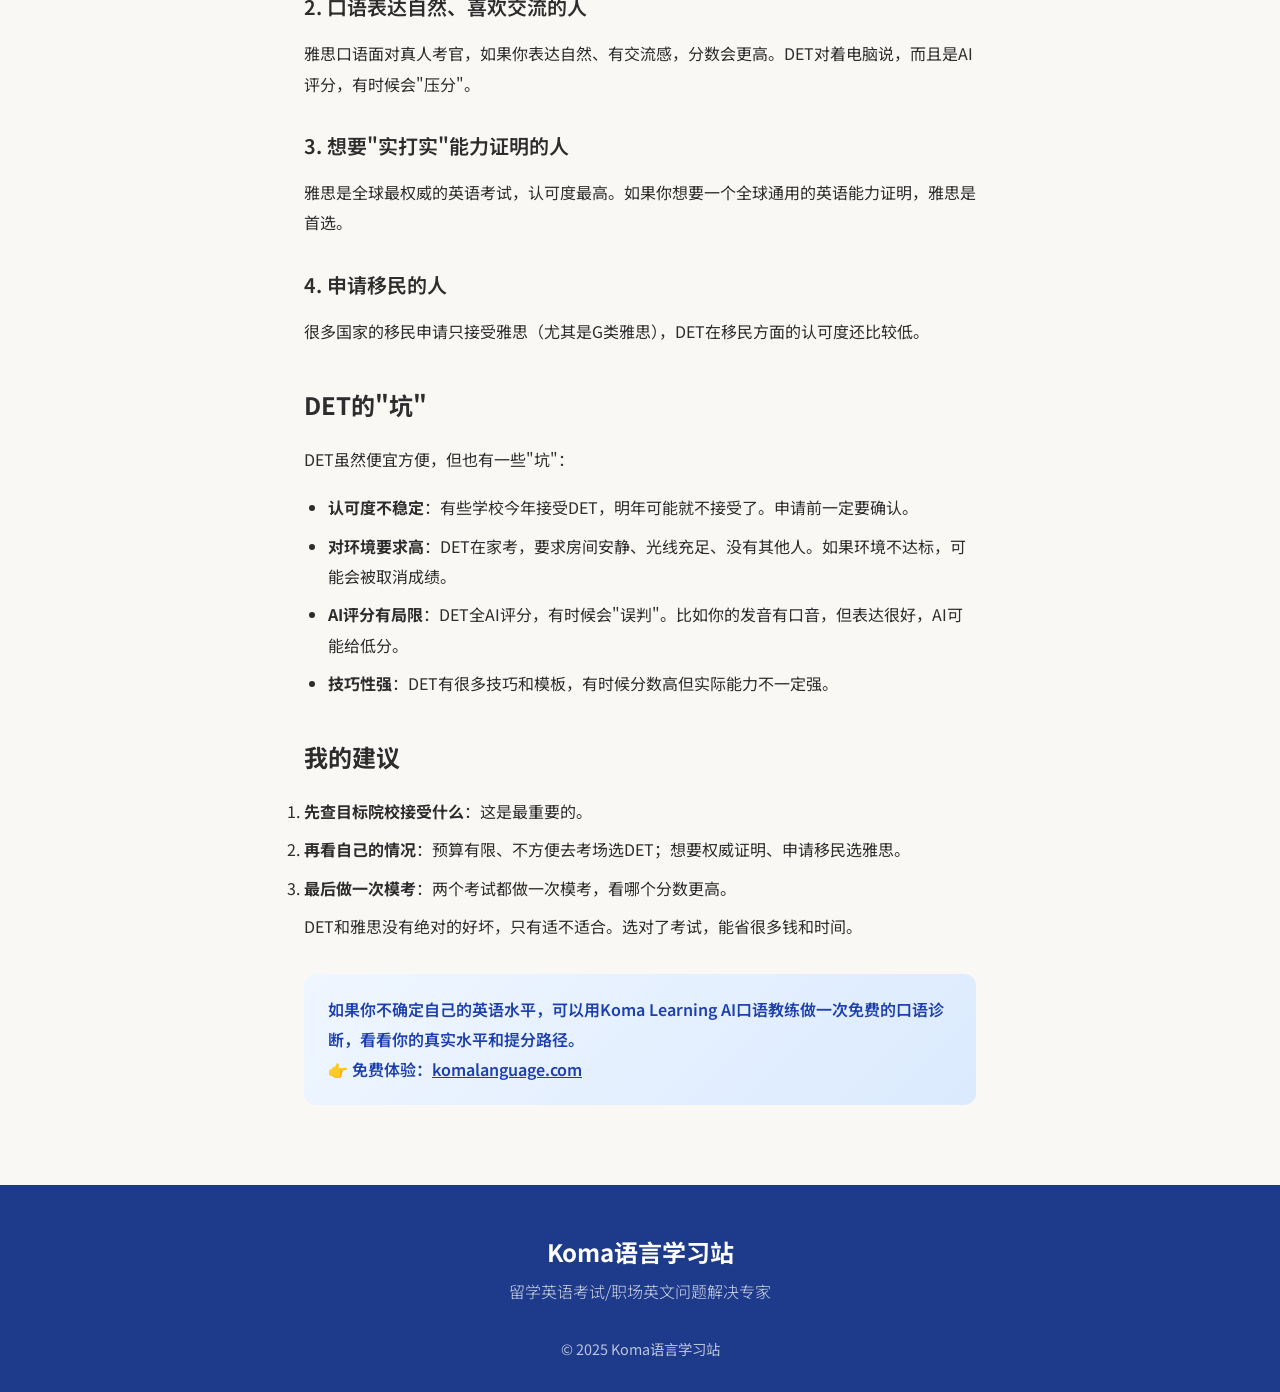
<file: blog-article4.html>
<!DOCTYPE html>
<html lang="zh-CN">
<head>
    <meta charset="UTF-8">
    <meta name="viewport" content="width=device-width, initial-scale=1.0">
    <title>多邻国DET和雅思，怎么选？ - Koma Learning</title>
    <meta name="description" content="多邻国DET越来越火，500块在家就能考。但它和雅思比，到底怎么选？">
    <meta name="keywords" content="多邻国,DET,雅思,多邻国和雅思,留学考试,在家考">
    <link rel="canonical" href="https://www.komalanguage.com/">
    <meta property="og:title" content="多邻国DET和雅思，怎么选？">
    <meta property="og:description" content="多邻国DET越来越火，500块在家就能考。但它和雅思比，到底怎么选？">
    <meta property="og:type" content="article">
    <script type="application/ld+json">
    {"@context":"https://schema.org","@type":"BlogPosting","headline":"多邻国DET和雅思，怎么选？","datePublished":"2026-09-08","author":{"@type":"Person","name":"韩鼎睿 Koma"},"publisher":{"@type":"Organization","name":"Koma Learning"}}
    </script>
    <link rel="stylesheet" href="styles.css">
    <link href="https://fonts.googleapis.com/css2?family=Noto+Sans+SC:wght@300;400;500;600;700&display=swap" rel="stylesheet">
    <style>
        .article-container { max-width: 720px; margin: 0 auto; padding: 48px 24px; }
        .article-back { color: #2563eb; text-decoration: none; font-size: 14px; display: inline-block; margin-bottom: 24px; }
        .article-title { font-size: 32px; font-weight: 700; margin-bottom: 16px; line-height: 1.3; }
        .article-meta { font-size: 14px; color: #6b7280; margin-bottom: 32px; }
        .article-body { font-size: 16px; line-height: 1.9; color: #2d2d2d; }
        .article-body h2 { font-size: 24px; font-weight: 700; margin: 36px 0 16px; }
        .article-body h3 { font-size: 20px; font-weight: 600; margin: 28px 0 12px; }
        .article-body p { margin-bottom: 18px; }
        .article-body ul { margin: 16px 0; padding-left: 24px; }
        .article-body li { margin-bottom: 8px; }
        .article-cta { background: linear-gradient(135deg, #eff6ff, #dbeafe); padding: 20px 24px; border-radius: 12px; margin: 32px 0; font-weight: 600; color: #1e40af; }
        .article-cta a { color: #1e40af; text-decoration: underline; }
    </style>
</head>
<body>
    <nav class="navbar" id="navbar">
        <div class="nav-container">
            <div class="logo">Koma语言学习站</div>
            <ul class="nav-links" id="navLinks">
                <li><a href="index.html" class="nav-tab">首页</a></li>
                <li><a href="grading.html" class="nav-tab">雅思写作批改</a></li>
                <li><a href="blog.html" class="nav-tab" style="color:#2563eb;font-weight:600;">博客</a></li>
                <li><a href="faq.html" class="nav-tab">FAQ</a></li>
                <li><a href="index.html#about" class="nav-tab">关于Koma</a></li>
            </ul>
        </div>
    </nav>
    <div class="article-container">
        <a href="blog.html" class="article-back">← 返回博客列表</a>
        <h1 class="article-title">多邻国DET和雅思，怎么选？</h1>
        <div class="article-meta">2026-09-08 · 6分钟阅读 · 作者：韩鼎睿 Koma</div>
        <div class="article-body">

<p>多邻国DET越来越火，500块在家就能考，出分还快。</p>
<p>很多学生问我：DET和雅思，到底怎么选？</p>
<p>说实话，DET不是雅思的"平替"，两者适合不同的人。</p>
<h2>先看核心区别</h2>
<ul>
<li><strong>费用</strong>：雅思2170元，DET约500元</li>
<li><strong>考试地点</strong>雅思考场，DET在家</li>
<li><strong>考试时长</strong>：雅思约3小时，DET约1小时</li>
<li><strong>出分时间</strong>：雅思3-5天，DET 2天内</li>
<li><strong>口语形式</strong>：雅思面对真人考官，DET对着电脑说</li>
<li><strong>认可度</strong>：雅思全球通用，DET全球4000+院校</li>
</ul>
<h2>什么样的人适合DET？</h2>
<h3>1. 预算有限的人</h3>
<p>雅思2170元，DET只要500元。考好几次的话，差价很大。</p>
<h3>2. 不方便去考场的人</h3>
<p>DET在家就能考，只要有电脑、稳定的网络和安静的房间。不用请假、不用跑考场。</p>
<h3>3. 需要快速出分的人</h3>
<p>DET 2天内出分，雅思要3-5天。如果申请截止日期快到了，DET更灵活。</p>
<h3>4. 英语基础不错、适应能力强的人</h3>
<p>DET的题型比较灵活，有自适应难度（答对了变难，答错了变简单）。基础好、适应快的人容易出高分。</p>
<h3>5. 目标院校接受DET的人</h3>
<p>这是最重要的。现在全球有4000+院校接受DET，包括很多美国名校。但不是所有学校都接受，一定要先查清楚。</p>
<h2>什么样的人适合雅思？</h2>
<h3>1. 目标院校不接受DET的人</h3>
<p>虽然DET认可度越来越高，但还是有一些学校（尤其是英国G5、澳洲八大的部分专业）不接受DET。这种情况只能考雅思。</p>
<h3>2. 口语表达自然、喜欢交流的人</h3>
<p>雅思口语面对真人考官，如果你表达自然、有交流感，分数会更高。DET对着电脑说，而且是AI评分，有时候会"压分"。</p>
<h3>3. 想要"实打实"能力证明的人</h3>
<p>雅思是全球最权威的英语考试，认可度最高。如果你想要一个全球通用的英语能力证明，雅思是首选。</p>
<h3>4. 申请移民的人</h3>
<p>很多国家的移民申请只接受雅思（尤其是G类雅思），DET在移民方面的认可度还比较低。</p>
<h2>DET的"坑"</h2>
<p>DET虽然便宜方便，但也有一些"坑"：</p>
<ul>
<li><strong>认可度不稳定</strong>：有些学校今年接受DET，明年可能就不接受了。申请前一定要确认。</li>
<li><strong>对环境要求高</strong>：DET在家考，要求房间安静、光线充足、没有其他人。如果环境不达标，可能会被取消成绩。</li>
<li><strong>AI评分有局限</strong>：DET全AI评分，有时候会"误判"。比如你的发音有口音，但表达很好，AI可能给低分。</li>
<li><strong>技巧性强</strong>：DET有很多技巧和模板，有时候分数高但实际能力不一定强。</li>
</ul>
<h2>我的建议</h2>
<ol>
<li><strong>先查目标院校接受什么</strong>：这是最重要的。</li>
<li><strong>再看自己的情况</strong>：预算有限、不方便去考场选DET；想要权威证明、申请移民选雅思。</li>
<li><strong>最后做一次模考</strong>：两个考试都做一次模考，看哪个分数更高。</li>
</ol>
<p>DET和雅思没有绝对的好坏，只有适不适合。选对了考试，能省很多钱和时间。</p>
<div class="article-cta">如果你不确定自己的英语水平，可以用Koma Learning AI口语教练做一次免费的口语诊断，看看你的真实水平和提分路径。<br>👉 免费体验：<a href="home.html">komalanguage.com</a></div>

        </div>
    </div>
    <footer class="footer">
        <div class="footer-content">
            <div class="footer-brand"><h3>Koma语言学习站</h3><p class="footer-slogan">留学英语考试/职场英文问题解决专家</p></div>
            <div class="footer-info"><p>&copy; 2025 Koma语言学习站</p></div>
        </div>
    </footer>
    <script src="script.js"></script>
</body>
</html>
</file>
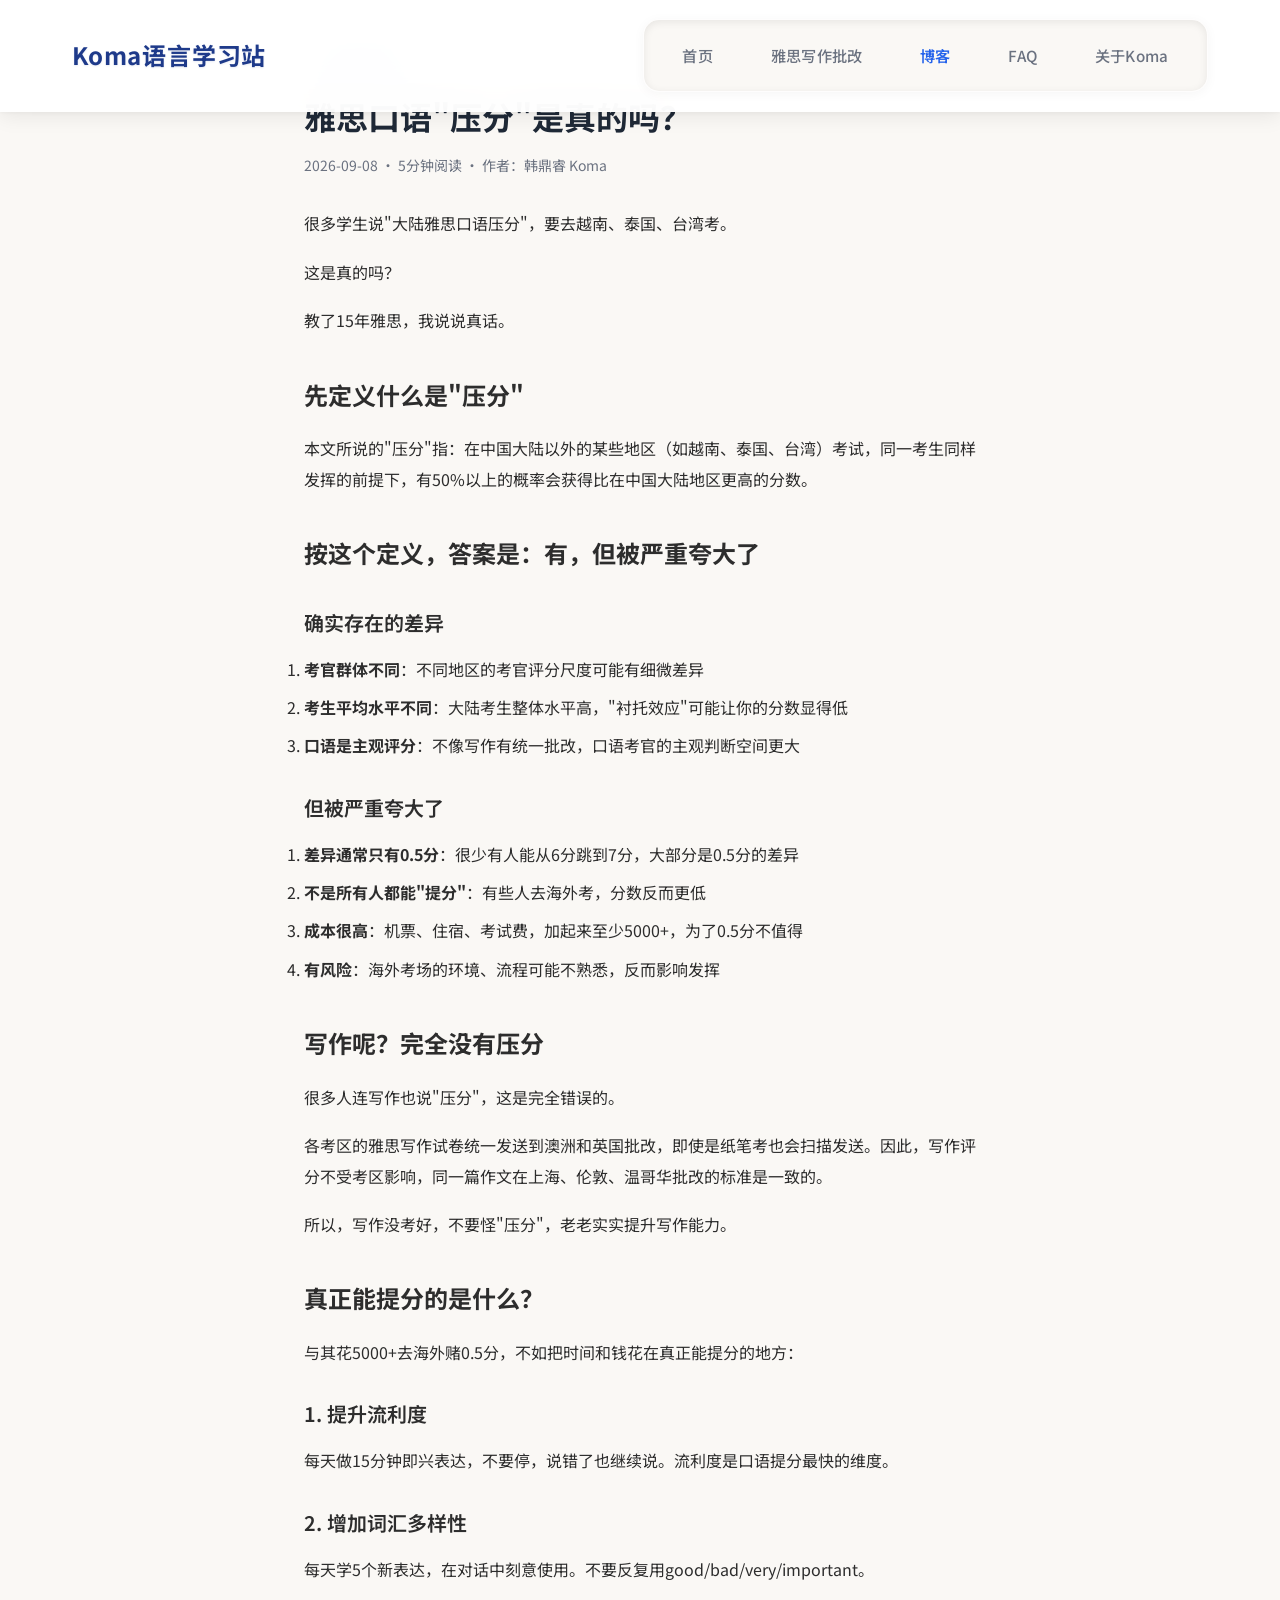
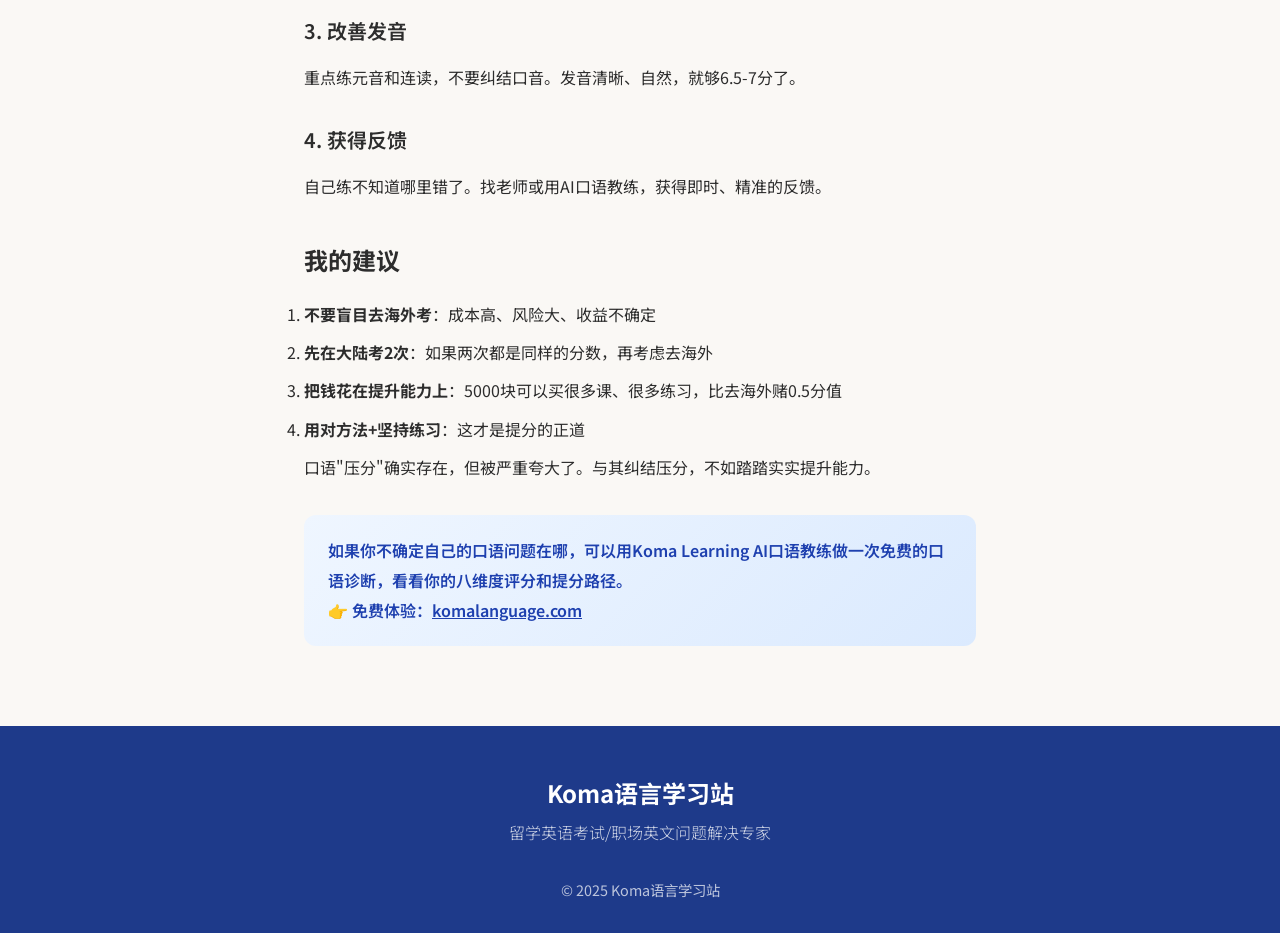
<file: blog-article5.html>
<!DOCTYPE html>
<html lang="zh-CN">
<head>
    <meta charset="UTF-8">
    <meta name="viewport" content="width=device-width, initial-scale=1.0">
    <title>雅思口语"压分"是真的吗？ - Koma Learning</title>
    <meta name="description" content="很多学生说大陆雅思口语压分，要去越南泰国考。教了15年雅思，我说说真话。">
    <meta name="keywords" content="雅思口语,压分,大陆雅思,海外考雅思,口语分数">
    <link rel="canonical" href="https://www.komalanguage.com/">
    <meta property="og:title" content="雅思口语"压分"是真的吗？">
    <meta property="og:description" content="很多学生说大陆雅思口语压分，要去越南泰国考。教了15年雅思，我说说真话。">
    <meta property="og:type" content="article">
    <script type="application/ld+json">
    {"@context":"https://schema.org","@type":"BlogPosting","headline":"雅思口语"压分"是真的吗？","datePublished":"2026-09-08","author":{"@type":"Person","name":"韩鼎睿 Koma"},"publisher":{"@type":"Organization","name":"Koma Learning"}}
    </script>
    <link rel="stylesheet" href="styles.css">
    <link href="https://fonts.googleapis.com/css2?family=Noto+Sans+SC:wght@300;400;500;600;700&display=swap" rel="stylesheet">
    <style>
        .article-container { max-width: 720px; margin: 0 auto; padding: 48px 24px; }
        .article-back { color: #2563eb; text-decoration: none; font-size: 14px; display: inline-block; margin-bottom: 24px; }
        .article-title { font-size: 32px; font-weight: 700; margin-bottom: 16px; line-height: 1.3; }
        .article-meta { font-size: 14px; color: #6b7280; margin-bottom: 32px; }
        .article-body { font-size: 16px; line-height: 1.9; color: #2d2d2d; }
        .article-body h2 { font-size: 24px; font-weight: 700; margin: 36px 0 16px; }
        .article-body h3 { font-size: 20px; font-weight: 600; margin: 28px 0 12px; }
        .article-body p { margin-bottom: 18px; }
        .article-body ul { margin: 16px 0; padding-left: 24px; }
        .article-body li { margin-bottom: 8px; }
        .article-cta { background: linear-gradient(135deg, #eff6ff, #dbeafe); padding: 20px 24px; border-radius: 12px; margin: 32px 0; font-weight: 600; color: #1e40af; }
        .article-cta a { color: #1e40af; text-decoration: underline; }
    </style>
</head>
<body>
    <nav class="navbar" id="navbar">
        <div class="nav-container">
            <div class="logo">Koma语言学习站</div>
            <ul class="nav-links" id="navLinks">
                <li><a href="index.html" class="nav-tab">首页</a></li>
                <li><a href="grading.html" class="nav-tab">雅思写作批改</a></li>
                <li><a href="blog.html" class="nav-tab" style="color:#2563eb;font-weight:600;">博客</a></li>
                <li><a href="faq.html" class="nav-tab">FAQ</a></li>
                <li><a href="index.html#about" class="nav-tab">关于Koma</a></li>
            </ul>
        </div>
    </nav>
    <div class="article-container">
        <a href="blog.html" class="article-back">← 返回博客列表</a>
        <h1 class="article-title">雅思口语"压分"是真的吗？</h1>
        <div class="article-meta">2026-09-08 · 5分钟阅读 · 作者：韩鼎睿 Koma</div>
        <div class="article-body">

<p>很多学生说"大陆雅思口语压分"，要去越南、泰国、台湾考。</p>
<p>这是真的吗？</p>
<p>教了15年雅思，我说说真话。</p>
<h2>先定义什么是"压分"</h2>
<p>本文所说的"压分"指：在中国大陆以外的某些地区（如越南、泰国、台湾）考试，同一考生同样发挥的前提下，有50%以上的概率会获得比在中国大陆地区更高的分数。</p>
<h2>按这个定义，答案是：有，但被严重夸大了</h2>
<h3>确实存在的差异</h3>
<ol>
<li><strong>考官群体不同</strong>：不同地区的考官评分尺度可能有细微差异</li>
<li><strong>考生平均水平不同</strong>：大陆考生整体水平高，"衬托效应"可能让你的分数显得低</li>
<li><strong>口语是主观评分</strong>：不像写作有统一批改，口语考官的主观判断空间更大</li>
</ol>
<h3>但被严重夸大了</h3>
<ol>
<li><strong>差异通常只有0.5分</strong>：很少有人能从6分跳到7分，大部分是0.5分的差异</li>
<li><strong>不是所有人都能"提分"</strong>：有些人去海外考，分数反而更低</li>
<li><strong>成本很高</strong>：机票、住宿、考试费，加起来至少5000+，为了0.5分不值得</li>
<li><strong>有风险</strong>：海外考场的环境、流程可能不熟悉，反而影响发挥</li>
</ol>
<h2>写作呢？完全没有压分</h2>
<p>很多人连写作也说"压分"，这是完全错误的。</p>
<p>各考区的雅思写作试卷统一发送到澳洲和英国批改，即使是纸笔考也会扫描发送。因此，写作评分不受考区影响，同一篇作文在上海、伦敦、温哥华批改的标准是一致的。</p>
<p>所以，写作没考好，不要怪"压分"，老老实实提升写作能力。</p>
<h2>真正能提分的是什么？</h2>
<p>与其花5000+去海外赌0.5分，不如把时间和钱花在真正能提分的地方：</p>
<h3>1. 提升流利度</h3>
<p>每天做15分钟即兴表达，不要停，说错了也继续说。流利度是口语提分最快的维度。</p>
<h3>2. 增加词汇多样性</h3>
<p>每天学5个新表达，在对话中刻意使用。不要反复用good/bad/very/important。</p>
<h3>3. 改善发音</h3>
<p>重点练元音和连读，不要纠结口音。发音清晰、自然，就够6.5-7分了。</p>
<h3>4. 获得反馈</h3>
<p>自己练不知道哪里错了。找老师或用AI口语教练，获得即时、精准的反馈。</p>
<h2>我的建议</h2>
<ol>
<li><strong>不要盲目去海外考</strong>：成本高、风险大、收益不确定</li>
<li><strong>先在大陆考2次</strong>：如果两次都是同样的分数，再考虑去海外</li>
<li><strong>把钱花在提升能力上</strong>：5000块可以买很多课、很多练习，比去海外赌0.5分值</li>
<li><strong>用对方法+坚持练习</strong>：这才是提分的正道</li>
</ol>
<p>口语"压分"确实存在，但被严重夸大了。与其纠结压分，不如踏踏实实提升能力。</p>
<div class="article-cta">如果你不确定自己的口语问题在哪，可以用Koma Learning AI口语教练做一次免费的口语诊断，看看你的八维度评分和提分路径。<br>👉 免费体验：<a href="home.html">komalanguage.com</a></div>

        </div>
    </div>
    <footer class="footer">
        <div class="footer-content">
            <div class="footer-brand"><h3>Koma语言学习站</h3><p class="footer-slogan">留学英语考试/职场英文问题解决专家</p></div>
            <div class="footer-info"><p>&copy; 2025 Koma语言学习站</p></div>
        </div>
    </footer>
    <script src="script.js"></script>
</body>
</html>
</file>
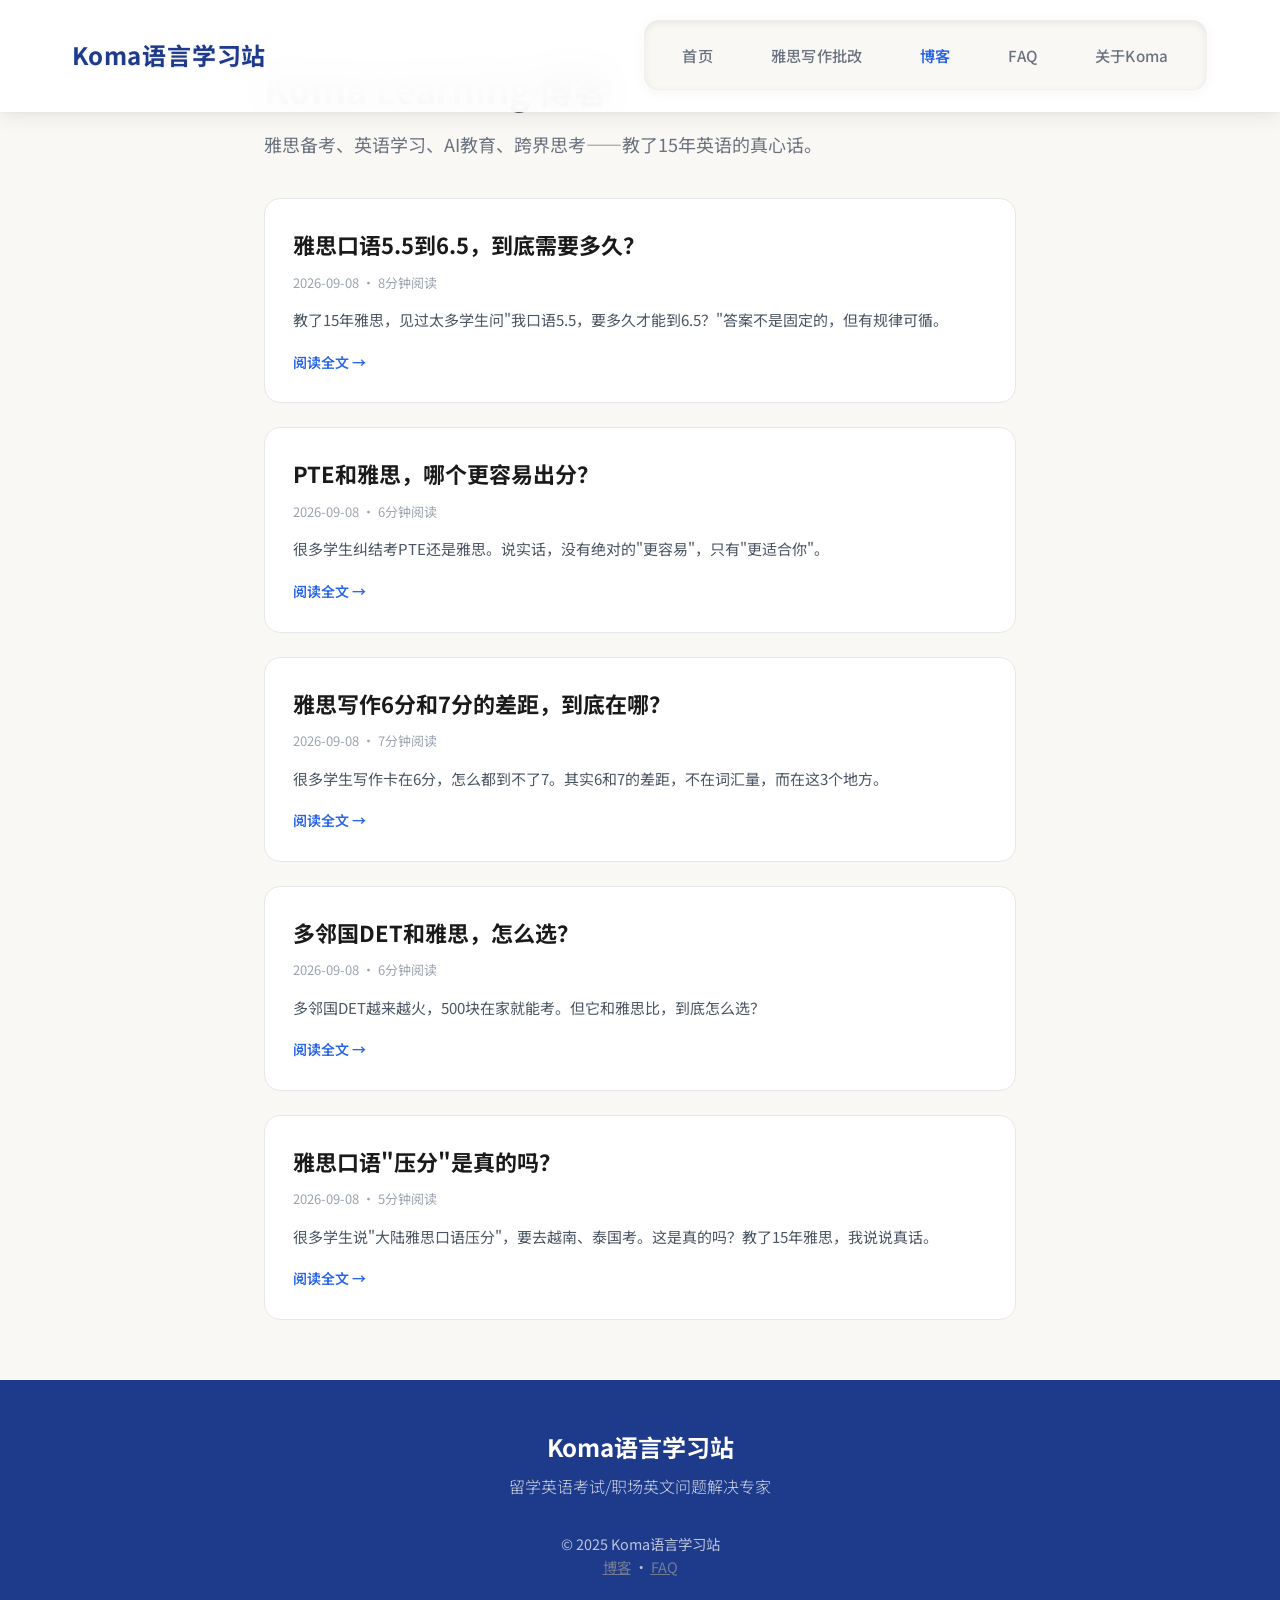
<file: blog.html>
<!DOCTYPE html>
<html lang="zh-CN">
<head>
    <meta charset="UTF-8">
    <meta name="viewport" content="width=device-width, initial-scale=1.0">
    <title>博客 - Koma Learning | 雅思备考·英语学习·AI教育</title>
    <meta name="description" content="Koma Learning博客，分享雅思备考、英语学习、AI教育、跨界思考。教了15年英语的真心话，每周更新。">
    <meta name="keywords" content="雅思备考,英语学习,AI口语教练,雅思口语,雅思写作,PTE,多邻国,商务英语,Koma Learning,韩鼎睿">
    <link rel="canonical" href="https://www.komalanguage.com/blog.html">
    <meta property="og:title" content="博客 - Koma Learning">
    <meta property="og:description" content="雅思备考、英语学习、AI教育、跨界思考，教了15年英语的真心话。">
    <meta property="og:type" content="website">
    <script type="application/ld+json">
    {"@context":"https://schema.org","@type":"Blog","name":"Koma Learning博客","url":"https://www.komalanguage.com/blog.html","author":{"@type":"Person","name":"韩鼎睿 Koma"}}
    </script>
    <link rel="stylesheet" href="styles.css">
    <link href="https://fonts.googleapis.com/css2?family=Noto+Sans+SC:wght@300;400;500;600;700&display=swap" rel="stylesheet">
    <style>
        .blog-container { max-width: 800px; margin: 0 auto; padding: 60px 24px; }
        .blog-header { margin-bottom: 40px; }
        .blog-header h1 { font-size: 36px; font-weight: 700; margin-bottom: 12px; }
        .blog-header p { font-size: 18px; color: #6b7280; }
        .blog-list { display: flex; flex-direction: column; gap: 24px; }
        .blog-card { background: #fff; border: 1px solid #e5e7eb; border-radius: 16px; padding: 28px; cursor: pointer; transition: all 0.2s; text-decoration: none; color: inherit; display: block; }
        .blog-card:hover { box-shadow: 0 8px 30px rgba(0,0,0,0.08); transform: translateY(-2px); }
        .blog-card h2 { font-size: 22px; font-weight: 700; margin-bottom: 10px; color: #1a1a1a; }
        .blog-meta { font-size: 13px; color: #9ca3af; margin-bottom: 14px; }
        .blog-excerpt { font-size: 15px; color: #4b5563; line-height: 1.7; margin-bottom: 16px; }
        .blog-readmore { font-size: 14px; font-weight: 600; color: #2563eb; }
    </style>
</head>
<body>
    <nav class="navbar" id="navbar">
        <div class="nav-container">
            <div class="logo">Koma语言学习站</div>
            <ul class="nav-links" id="navLinks">
                <li><a href="index.html" class="nav-tab">首页</a></li>
                <li><a href="grading.html" class="nav-tab">雅思写作批改</a></li>
                <li><a href="blog.html" class="nav-tab" style="color:#2563eb;font-weight:600;">博客</a></li>
                <li><a href="faq.html" class="nav-tab">FAQ</a></li>
                <li><a href="index.html#about" class="nav-tab">关于Koma</a></li>
            </ul>
        </div>
    </nav>
    <div class="blog-container">
        <div class="blog-header">
            <h1>Koma Learning 博客</h1>
            <p>雅思备考、英语学习、AI教育、跨界思考——教了15年英语的真心话。</p>
        </div>
        <div class="blog-list">
            <a href="blog-article1.html" class="blog-card">
                <h2>雅思口语5.5到6.5，到底需要多久？</h2>
                <div class="blog-meta">2026-09-08 · 8分钟阅读</div>
                <p class="blog-excerpt">教了15年雅思，见过太多学生问"我口语5.5，要多久才能到6.5？"答案不是固定的，但有规律可循。</p>
                <span class="blog-readmore">阅读全文 →</span>
            </a>
            <a href="blog-article2.html" class="blog-card">
                <h2>PTE和雅思，哪个更容易出分？</h2>
                <div class="blog-meta">2026-09-08 · 6分钟阅读</div>
                <p class="blog-excerpt">很多学生纠结考PTE还是雅思。说实话，没有绝对的"更容易"，只有"更适合你"。</p>
                <span class="blog-readmore">阅读全文 →</span>
            </a>
            <a href="blog-article3.html" class="blog-card">
                <h2>雅思写作6分和7分的差距，到底在哪？</h2>
                <div class="blog-meta">2026-09-08 · 7分钟阅读</div>
                <p class="blog-excerpt">很多学生写作卡在6分，怎么都到不了7。其实6和7的差距，不在词汇量，而在这3个地方。</p>
                <span class="blog-readmore">阅读全文 →</span>
            </a>
            <a href="blog-article4.html" class="blog-card">
                <h2>多邻国DET和雅思，怎么选？</h2>
                <div class="blog-meta">2026-09-08 · 6分钟阅读</div>
                <p class="blog-excerpt">多邻国DET越来越火，500块在家就能考。但它和雅思比，到底怎么选？</p>
                <span class="blog-readmore">阅读全文 →</span>
            </a>
            <a href="blog-article5.html" class="blog-card">
                <h2>雅思口语"压分"是真的吗？</h2>
                <div class="blog-meta">2026-09-08 · 5分钟阅读</div>
                <p class="blog-excerpt">很多学生说"大陆雅思口语压分"，要去越南、泰国考。这是真的吗？教了15年雅思，我说说真话。</p>
                <span class="blog-readmore">阅读全文 →</span>
            </a>
        </div>
    </div>
    <footer class="footer">
        <div class="footer-content">
            <div class="footer-brand"><h3>Koma语言学习站</h3><p class="footer-slogan">留学英语考试/职场英文问题解决专家</p></div>
            <div class="footer-info"><p>&copy; 2025 Koma语言学习站</p><p><a href="blog.html" style="color:#999;">博客</a> · <a href="faq.html" style="color:#999;">FAQ</a></p></div>
        </div>
    </footer>
    <script src="script.js"></script>
</body>
</html>
</file>
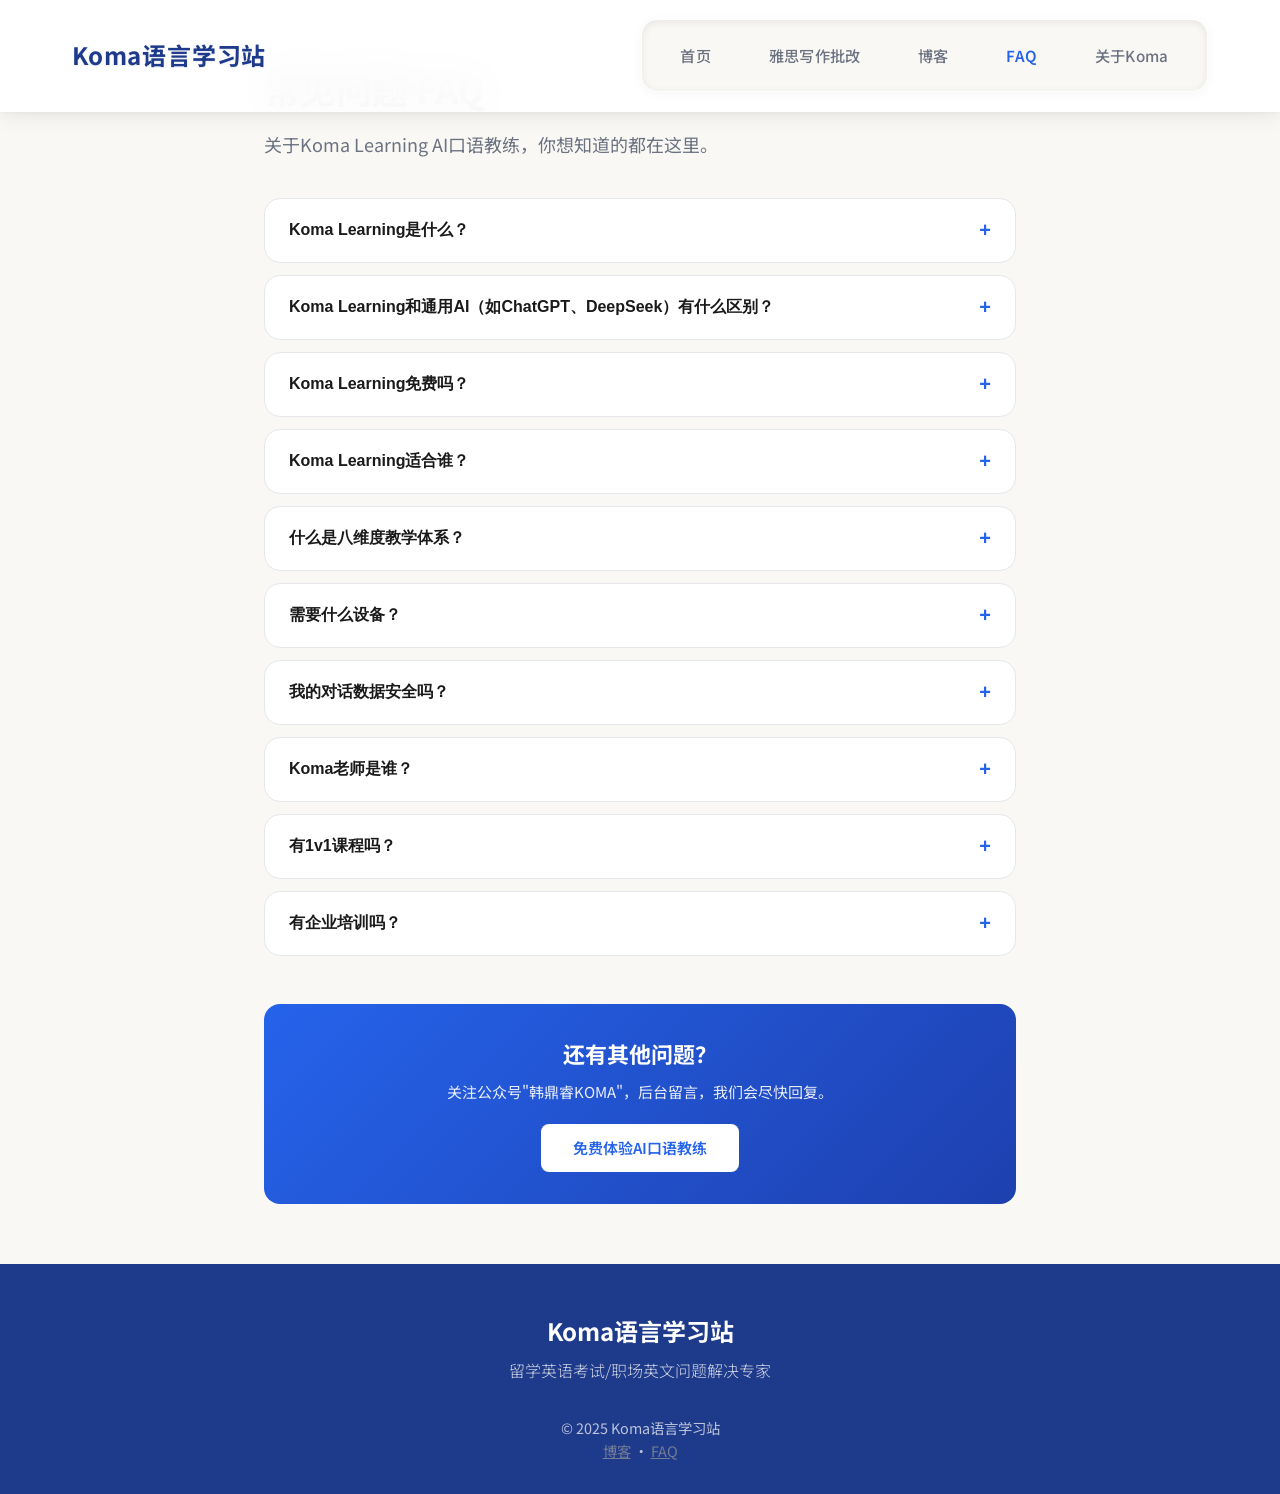
<file: faq.html>
<!DOCTYPE html>
<html lang="zh-CN">
<head>
    <meta charset="UTF-8">
    <meta name="viewport" content="width=device-width, initial-scale=1.0">
    <title>常见问题 FAQ - Koma Learning</title>
    <meta name="description" content="关于Koma Learning AI口语教练的常见问题：产品介绍、使用方法、收费、八维度教学体系、1v1课程、企业培训等。">
    <meta name="keywords" content="Koma Learning,FAQ,常见问题,AI口语教练,雅思口语,八维度教学体系,1v1,企业培训">
    <link rel="canonical" href="https://www.komalanguage.com/faq.html">
    <meta property="og:title" content="常见问题 FAQ - Koma Learning">
    <meta property="og:description" content="关于Koma Learning AI口语教练的常见问题。">
    <meta property="og:type" content="website">
    <script type="application/ld+json">{"@context": "https://schema.org", "@type": "FAQPage", "mainEntity": [{"@type": "Question", "name": "Koma Learning是什么？", "acceptedAnswer": {"@type": "Answer", "text": "Koma Learning是一款AI口语教练产品，由雅思8.5（口语8.5）教师韩鼎睿Koma创立，基于其15年教学经验沉淀的八维度教学体系，覆盖雅思、托福、PTE、商务英语、面试英语等场景，提供24小时语音陪练和即时反馈。"}}, {"@type": "Question", "name": "Koma Learning和通用AI（如ChatGPT、DeepSeek）有什么区别？", "acceptedAnswer": {"@type": "Answer", "text": "通用AI什么都能聊，但没有教学目标，不会主动纠正你的英语错误。Koma Learning专注英语口语教学，有明确的八维度反馈体系（词汇、语法、发音、流利度、通识文化、逻辑、应试技巧、底层学习技能），会主动识别并纠正你的错误，给出针对性提升建议。"}}, {"@type": "Question", "name": "Koma Learning免费吗？", "acceptedAnswer": {"@type": "Answer", "text": "注册即送10轮免费体验，无自动续费，无需绑定信用卡。后续可选择会员方案继续使用，也可以只使用免费额度。"}}, {"@type": "Question", "name": "Koma Learning适合谁？", "acceptedAnswer": {"@type": "Answer", "text": "适合三类人群：1）升学备考（雅思/托福/PTE/多邻国/考研英语/四六级）；2）企业出海（商务英语/邮件写作/展会英语/跨国会议谈判）；3）求职面试（英文面试/留学面试/简历优化/职场沟通）。"}}, {"@type": "Question", "name": "什么是八维度教学体系？", "acceptedAnswer": {"@type": "Answer", "text": "八维度教学体系是Koma老师基于15年教学经验沉淀的方法论，覆盖语言学习的8个核心维度：词汇、语法、发音、流利度、通识与文化、逻辑、应试技巧、底层学习技能与习惯。Koma Learning的AI反馈基于这8个维度给出全方位评估。"}}, {"@type": "Question", "name": "需要什么设备？", "acceptedAnswer": {"@type": "Answer", "text": "任何能打开浏览器的设备（电脑、平板、手机）都可以使用，需要麦克风权限进行语音对话。"}}, {"@type": "Question", "name": "我的对话数据安全吗？", "acceptedAnswer": {"@type": "Answer", "text": "所有对话数据加密存储，仅用于你的个人学习反馈，不会用于其他用途或分享给第三方。"}}, {"@type": "Question", "name": "Koma老师是谁？", "acceptedAnswer": {"@type": "Answer", "text": "Koma老师本名韩鼎睿，雅思总分8.5（听力9/阅读9/写作8/口语8.5），剑桥DELTA教师精通级，BEC Higher，多邻国155分，中国英语教师资格证持有者。15年英语教学经验，累计授课13000小时以上，服务学生1000+。曾任上海新东方专职教师培训师，现为上海睿音智语科技有限公司创始人。"}}, {"@type": "Question", "name": "有1v1课程吗？", "acceptedAnswer": {"@type": "Answer", "text": "有。Koma老师提供1v1口语陪练、写作批改、备考规划等服务。可以通过公众号\"韩鼎睿KOMA\"后台回复\"1v1\"咨询详情和价格。"}}, {"@type": "Question", "name": "有企业培训吗？", "acceptedAnswer": {"@type": "Answer", "text": "有。我们提供企业英语培训、商务英语、出海沟通培训等服务，支持企业版AI口语教练批量账号+真人企业培训。可以通过公众号\"韩鼎睿KOMA\"后台回复\"企业培训\"咨询详情。"}}]}</script>
    <link rel="stylesheet" href="styles.css">
    <link href="https://fonts.googleapis.com/css2?family=Noto+Sans+SC:wght@300;400;500;600;700&display=swap" rel="stylesheet">
    <style>
        .faq-container { max-width: 800px; margin: 0 auto; padding: 60px 24px; }
        .faq-header { margin-bottom: 40px; }
        .faq-header h1 { font-size: 36px; font-weight: 700; margin-bottom: 12px; }
        .faq-header p { font-size: 18px; color: #6b7280; }
        .faq-list { display: flex; flex-direction: column; gap: 12px; }
        .faq-item { background: #fff; border: 1px solid #e5e7eb; border-radius: 16px; overflow: hidden; }
        .faq-question { width: 100%; padding: 20px 24px; background: none; border: none; cursor: pointer; text-align: left; font-size: 16px; font-weight: 600; color: #1a1a1a; display: flex; justify-content: space-between; align-items: center; }
        .faq-question:hover { background: #f9fafb; }
        .faq-answer { padding: 0 24px 20px; font-size: 15px; line-height: 1.8; color: #4b5563; display: none; }
        .faq-item.open .faq-answer { display: block; }
        .faq-item.open .faq-toggle { transform: rotate(45deg); }
        .faq-toggle { font-size: 20px; color: #2563eb; transition: transform 0.2s; flex-shrink: 0; margin-left: 16px; }
        .faq-cta { background: linear-gradient(135deg, #2563eb, #1e40af); color: #fff; border-radius: 16px; padding: 32px; text-align: center; margin-top: 48px; }
        .faq-cta h3 { font-size: 22px; font-weight: 700; margin-bottom: 8px; }
        .faq-cta p { font-size: 15px; opacity: 0.9; margin-bottom: 20px; }
        .faq-cta a { background: #fff; color: #2563eb; padding: 12px 32px; border-radius: 8px; text-decoration: none; font-weight: 600; font-size: 15px; display: inline-block; }
    </style>
</head>
<body>
    <nav class="navbar" id="navbar">
        <div class="nav-container">
            <div class="logo">Koma语言学习站</div>
            <ul class="nav-links" id="navLinks">
                <li><a href="index.html" class="nav-tab">首页</a></li>
                <li><a href="grading.html" class="nav-tab">雅思写作批改</a></li>
                <li><a href="blog.html" class="nav-tab">博客</a></li>
                <li><a href="faq.html" class="nav-tab" style="color:#2563eb;font-weight:600;">FAQ</a></li>
                <li><a href="index.html#about" class="nav-tab">关于Koma</a></li>
            </ul>
        </div>
    </nav>
    <div class="faq-container">
        <div class="faq-header">
            <h1>常见问题 FAQ</h1>
            <p>关于Koma Learning AI口语教练，你想知道的都在这里。</p>
        </div>
        <div class="faq-list">
            <div class="faq-item" onclick="this.classList.toggle('open')">
                <button class="faq-question">Koma Learning是什么？<span class="faq-toggle">+</span></button>
                <div class="faq-answer">Koma Learning是一款AI口语教练产品，由雅思8.5（口语8.5）教师韩鼎睿Koma创立，基于其15年教学经验沉淀的八维度教学体系，覆盖雅思、托福、PTE、商务英语、面试英语等场景，提供24小时语音陪练和即时反馈。</div>
            </div>
            <div class="faq-item" onclick="this.classList.toggle('open')">
                <button class="faq-question">Koma Learning和通用AI（如ChatGPT、DeepSeek）有什么区别？<span class="faq-toggle">+</span></button>
                <div class="faq-answer">通用AI什么都能聊，但没有教学目标，不会主动纠正你的英语错误。Koma Learning专注英语口语教学，有明确的八维度反馈体系（词汇、语法、发音、流利度、通识文化、逻辑、应试技巧、底层学习技能），会主动识别并纠正你的错误，给出针对性提升建议。</div>
            </div>
            <div class="faq-item" onclick="this.classList.toggle('open')">
                <button class="faq-question">Koma Learning免费吗？<span class="faq-toggle">+</span></button>
                <div class="faq-answer">注册即送10轮免费体验，无自动续费，无需绑定信用卡。后续可选择会员方案继续使用，也可以只使用免费额度。</div>
            </div>
            <div class="faq-item" onclick="this.classList.toggle('open')">
                <button class="faq-question">Koma Learning适合谁？<span class="faq-toggle">+</span></button>
                <div class="faq-answer">适合三类人群：1）升学备考（雅思/托福/PTE/多邻国/考研英语/四六级）；2）企业出海（商务英语/邮件写作/展会英语/跨国会议谈判）；3）求职面试（英文面试/留学面试/简历优化/职场沟通）。</div>
            </div>
            <div class="faq-item" onclick="this.classList.toggle('open')">
                <button class="faq-question">什么是八维度教学体系？<span class="faq-toggle">+</span></button>
                <div class="faq-answer">八维度教学体系是Koma老师基于15年教学经验沉淀的方法论，覆盖语言学习的8个核心维度：词汇、语法、发音、流利度、通识与文化、逻辑、应试技巧、底层学习技能与习惯。Koma Learning的AI反馈基于这8个维度给出全方位评估。</div>
            </div>
            <div class="faq-item" onclick="this.classList.toggle('open')">
                <button class="faq-question">需要什么设备？<span class="faq-toggle">+</span></button>
                <div class="faq-answer">任何能打开浏览器的设备（电脑、平板、手机）都可以使用，需要麦克风权限进行语音对话。</div>
            </div>
            <div class="faq-item" onclick="this.classList.toggle('open')">
                <button class="faq-question">我的对话数据安全吗？<span class="faq-toggle">+</span></button>
                <div class="faq-answer">所有对话数据加密存储，仅用于你的个人学习反馈，不会用于其他用途或分享给第三方。</div>
            </div>
            <div class="faq-item" onclick="this.classList.toggle('open')">
                <button class="faq-question">Koma老师是谁？<span class="faq-toggle">+</span></button>
                <div class="faq-answer">Koma老师本名韩鼎睿，雅思总分8.5（听力9/阅读9/写作8/口语8.5），剑桥DELTA教师精通级，BEC Higher，多邻国155分，中国英语教师资格证持有者。15年英语教学经验，累计授课13000小时以上，服务学生1000+。曾任上海新东方专职教师培训师，现为上海睿音智语科技有限公司创始人。</div>
            </div>
            <div class="faq-item" onclick="this.classList.toggle('open')">
                <button class="faq-question">有1v1课程吗？<span class="faq-toggle">+</span></button>
                <div class="faq-answer">有。Koma老师提供1v1口语陪练、写作批改、备考规划等服务。可以通过公众号"韩鼎睿KOMA"后台回复"1v1"咨询详情和价格。</div>
            </div>
            <div class="faq-item" onclick="this.classList.toggle('open')">
                <button class="faq-question">有企业培训吗？<span class="faq-toggle">+</span></button>
                <div class="faq-answer">有。我们提供企业英语培训、商务英语、出海沟通培训等服务，支持企业版AI口语教练批量账号+真人企业培训。可以通过公众号"韩鼎睿KOMA"后台回复"企业培训"咨询详情。</div>
            </div>
        </div>
        <div class="faq-cta">
            <h3>还有其他问题？</h3>
            <p>关注公众号"韩鼎睿KOMA"，后台留言，我们会尽快回复。</p>
            <a href="home.html">免费体验AI口语教练</a>
        </div>
    </div>
    <footer class="footer">
        <div class="footer-content">
            <div class="footer-brand"><h3>Koma语言学习站</h3><p class="footer-slogan">留学英语考试/职场英文问题解决专家</p></div>
            <div class="footer-info"><p>&copy; 2025 Koma语言学习站</p><p><a href="blog.html" style="color:#999;">博客</a> · <a href="faq.html" style="color:#999;">FAQ</a></p></div>
        </div>
    </footer>
    <script src="script.js"></script>
</body>
</html>
</file>
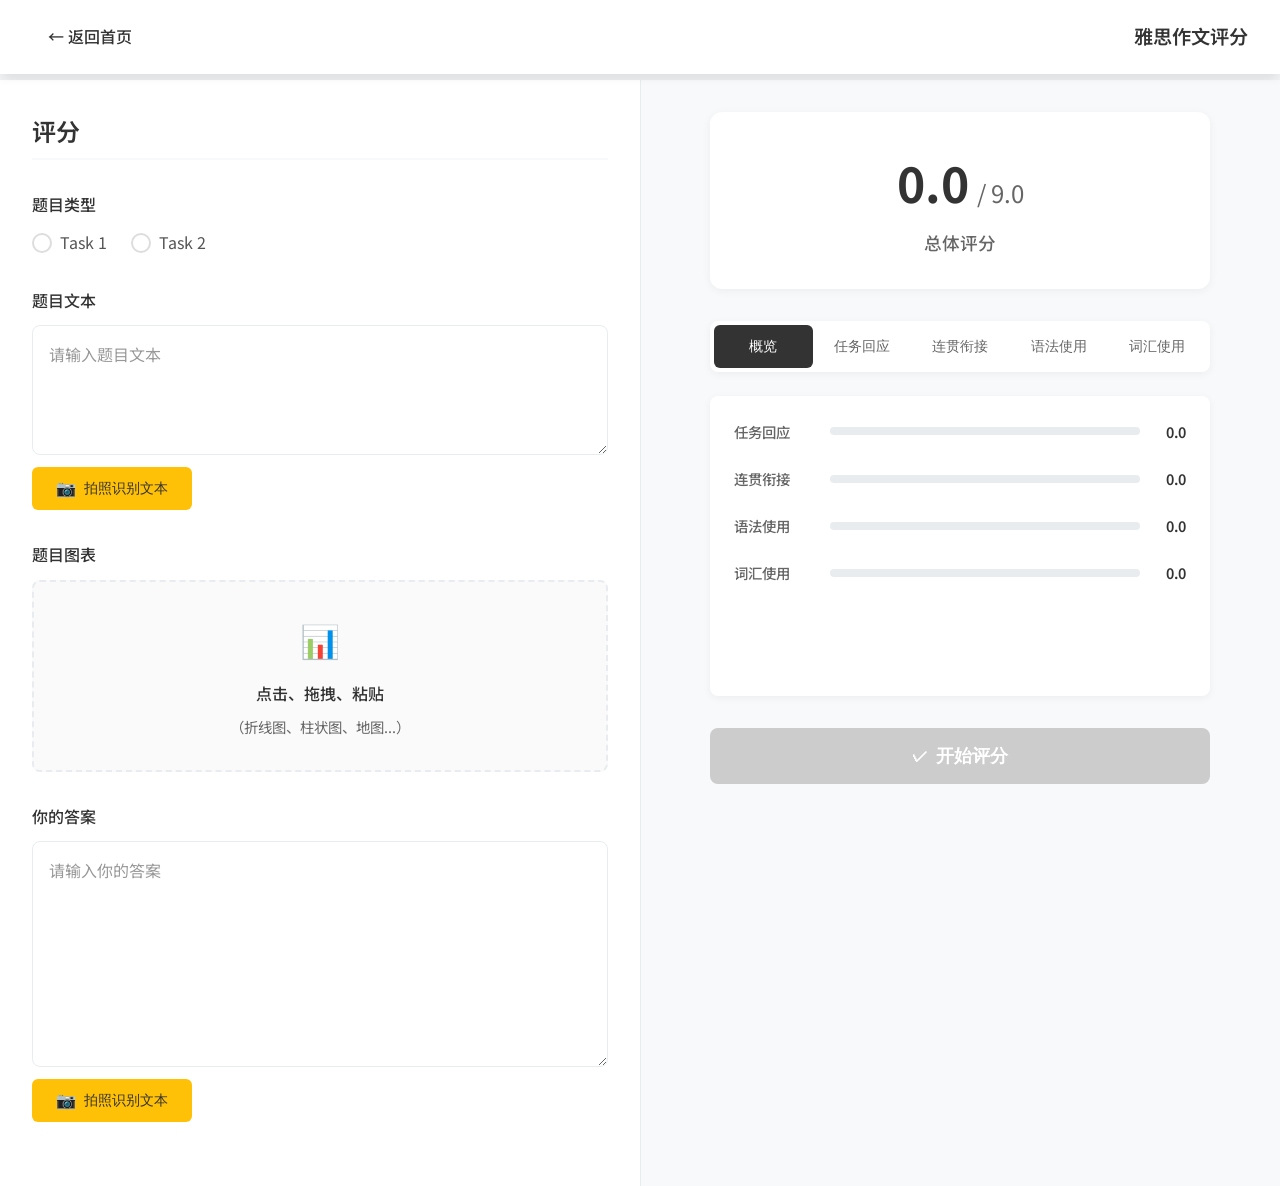
<file: grading.html>
<!DOCTYPE html>
<html lang="zh-CN">
<head>
    <meta charset="UTF-8">
    <meta name="viewport" content="width=device-width, initial-scale=1.0">
    <title>雅思作文评分 - Koma语言学习站</title>
    <link rel="stylesheet" href="grading-styles.css">
    <link rel="preconnect" href="https://fonts.googleapis.com">
    <link rel="preconnect" href="https://fonts.gstatic.com" crossorigin>
    <link href="https://fonts.googleapis.com/css2?family=Noto+Sans+SC:wght@300;400;500;600;700&display=swap" rel="stylesheet">
</head>
<body>
    <!-- 导航栏 -->
    <nav class="grading-navbar">
        <div class="nav-container">
            <a href="home.html" class="back-link">← 返回首页</a>
            <div class="nav-title">雅思作文评分</div>
        </div>
    </nav>

    <div class="grading-container">
        <!-- 左栏：表单操作区 -->
        <div class="left-panel">
            <div class="form-section">
                <h2 class="section-title">评分</h2>
                
                <!-- 题目类型 -->
                <div class="form-group">
                    <label class="form-label">题目类型</label>
                    <div class="radio-group">
                        <label class="radio-item">
                            <input type="radio" name="taskType" value="task1" id="task1">
                            <span class="radio-custom"></span>
                            <span class="radio-text">Task 1</span>
                        </label>
                        <label class="radio-item">
                            <input type="radio" name="taskType" value="task2" id="task2">
                            <span class="radio-custom"></span>
                            <span class="radio-text">Task 2</span>
                        </label>
                    </div>
                </div>

                <!-- 题目文本 -->
                <div class="form-group">
                    <label class="form-label">题目文本</label>
                    <div class="input-with-button">
                        <textarea 
                            class="form-textarea" 
                            placeholder="请输入题目文本"
                            id="questionText"
                            rows="4"
                        ></textarea>
                        <button class="photo-btn" type="button">
                            <span class="btn-icon">📷</span>
                            拍照识别文本
                        </button>
                    </div>
                </div>

                <!-- 题目图表 -->
                <div class="form-group">
                    <label class="form-label">题目图表</label>
                    <div class="upload-area" id="uploadArea">
                        <div class="upload-content">
                            <div class="upload-icon">📊</div>
                            <p class="upload-text">点击、拖拽、粘贴</p>
                            <p class="upload-hint">（折线图、柱状图、地图...）</p>
                        </div>
                        <input type="file" id="chartUpload" accept="image/*" style="display: none;">
                    </div>
                </div>

                <!-- 你的答案 -->
                <div class="form-group">
                    <label class="form-label">你的答案</label>
                    <div class="input-with-button">
                        <textarea 
                            class="form-textarea answer-textarea" 
                            placeholder="请输入你的答案"
                            id="answerText"
                            rows="8"
                        ></textarea>
                        <button class="photo-btn" type="button">
                            <span class="btn-icon">📷</span>
                            拍照识别文本
                        </button>
                    </div>
                </div>
            </div>
        </div>

        <!-- 右栏：评分展示面板 -->
        <div class="right-panel">
            <div class="scoring-section">
                <!-- 总体评分 -->
                <div class="overall-score">
                    <div class="score-display">
                        <span class="score-number" id="overallScore">0.0</span>
                        <span class="score-total">/ 9.0</span>
                    </div>
                    <div class="score-label">总体评分</div>
                </div>

                <!-- 评分维度标签页 -->
                <div class="tabs-container">
                    <div class="tabs">
                        <button class="tab-btn active" data-tab="overview">概览</button>
                        <button class="tab-btn" data-tab="task-response">任务回应</button>
                        <button class="tab-btn" data-tab="coherence">连贯衔接</button>
                        <button class="tab-btn" data-tab="grammar">语法使用</button>
                        <button class="tab-btn" data-tab="vocabulary">词汇使用</button>
                    </div>
                </div>

                <!-- 评分内容区域 -->
                <div class="tab-content">
                    <!-- 概览标签页 -->
                    <div class="tab-panel active" id="overview-panel">
                        <div class="score-breakdown">
                            <div class="score-item">
                                <span class="score-name">任务回应</span>
                                <div class="score-bar">
                                    <div class="score-fill" data-score="0"></div>
                                </div>
                                <span class="score-value">0.0</span>
                            </div>
                            <div class="score-item">
                                <span class="score-name">连贯衔接</span>
                                <div class="score-bar">
                                    <div class="score-fill" data-score="0"></div>
                                </div>
                                <span class="score-value">0.0</span>
                            </div>
                            <div class="score-item">
                                <span class="score-name">语法使用</span>
                                <div class="score-bar">
                                    <div class="score-fill" data-score="0"></div>
                                </div>
                                <span class="score-value">0.0</span>
                            </div>
                            <div class="score-item">
                                <span class="score-name">词汇使用</span>
                                <div class="score-bar">
                                    <div class="score-fill" data-score="0"></div>
                                </div>
                                <span class="score-value">0.0</span>
                            </div>
                        </div>
                    </div>

                    <!-- 其他标签页内容 -->
                    <div class="tab-panel" id="task-response-panel">
                        <div class="detail-content">
                            <h4>任务回应评分标准</h4>
                            <p>评估你是否完全回答了题目要求，观点是否清晰，论证是否充分。</p>
                            <div class="criteria-list">
                                <div class="criteria-item">
                                    <span class="criteria-label">完全回应题目</span>
                                    <div class="criteria-score">0.0</div>
                                </div>
                                <div class="criteria-item">
                                    <span class="criteria-label">观点清晰</span>
                                    <div class="criteria-score">0.0</div>
                                </div>
                                <div class="criteria-item">
                                    <span class="criteria-label">论证充分</span>
                                    <div class="criteria-score">0.0</div>
                                </div>
                            </div>
                        </div>
                    </div>

                    <div class="tab-panel" id="coherence-panel">
                        <div class="detail-content">
                            <h4>连贯衔接评分标准</h4>
                            <p>评估文章结构是否清晰，段落间连接是否自然，逻辑是否连贯。</p>
                            <div class="criteria-list">
                                <div class="criteria-item">
                                    <span class="criteria-label">文章结构</span>
                                    <div class="criteria-score">0.0</div>
                                </div>
                                <div class="criteria-item">
                                    <span class="criteria-label">段落连接</span>
                                    <div class="criteria-score">0.0</div>
                                </div>
                                <div class="criteria-item">
                                    <span class="criteria-label">逻辑连贯</span>
                                    <div class="criteria-score">0.0</div>
                                </div>
                            </div>
                        </div>
                    </div>

                    <div class="tab-panel" id="grammar-panel">
                        <div class="detail-content">
                            <h4>语法使用评分标准</h4>
                            <p>评估语法准确性、句式多样性和语法复杂度。</p>
                            <div class="criteria-list">
                                <div class="criteria-item">
                                    <span class="criteria-label">语法准确性</span>
                                    <div class="criteria-score">0.0</div>
                                </div>
                                <div class="criteria-item">
                                    <span class="criteria-label">句式多样性</span>
                                    <div class="criteria-score">0.0</div>
                                </div>
                                <div class="criteria-item">
                                    <span class="criteria-label">语法复杂度</span>
                                    <div class="criteria-score">0.0</div>
                                </div>
                            </div>
                        </div>
                    </div>

                    <div class="tab-panel" id="vocabulary-panel">
                        <div class="detail-content">
                            <h4>词汇使用评分标准</h4>
                            <p>评估词汇准确性、丰富性和恰当性。</p>
                            <div class="criteria-list">
                                <div class="criteria-item">
                                    <span class="criteria-label">词汇准确性</span>
                                    <div class="criteria-score">0.0</div>
                                </div>
                                <div class="criteria-item">
                                    <span class="criteria-label">词汇丰富性</span>
                                    <div class="criteria-score">0.0</div>
                                </div>
                                <div class="criteria-item">
                                    <span class="criteria-label">词汇恰当性</span>
                                    <div class="criteria-score">0.0</div>
                                </div>
                            </div>
                        </div>
                    </div>
                </div>

                <!-- 开始评分按钮 -->
                <button class="start-grading-btn" id="startGradingBtn" disabled>
                    <span class="btn-icon">✓</span>
                    开始评分
                </button>
            </div>
        </div>
    </div>

    <script src="grading-script.js"></script>
</body>
</html>
</file>
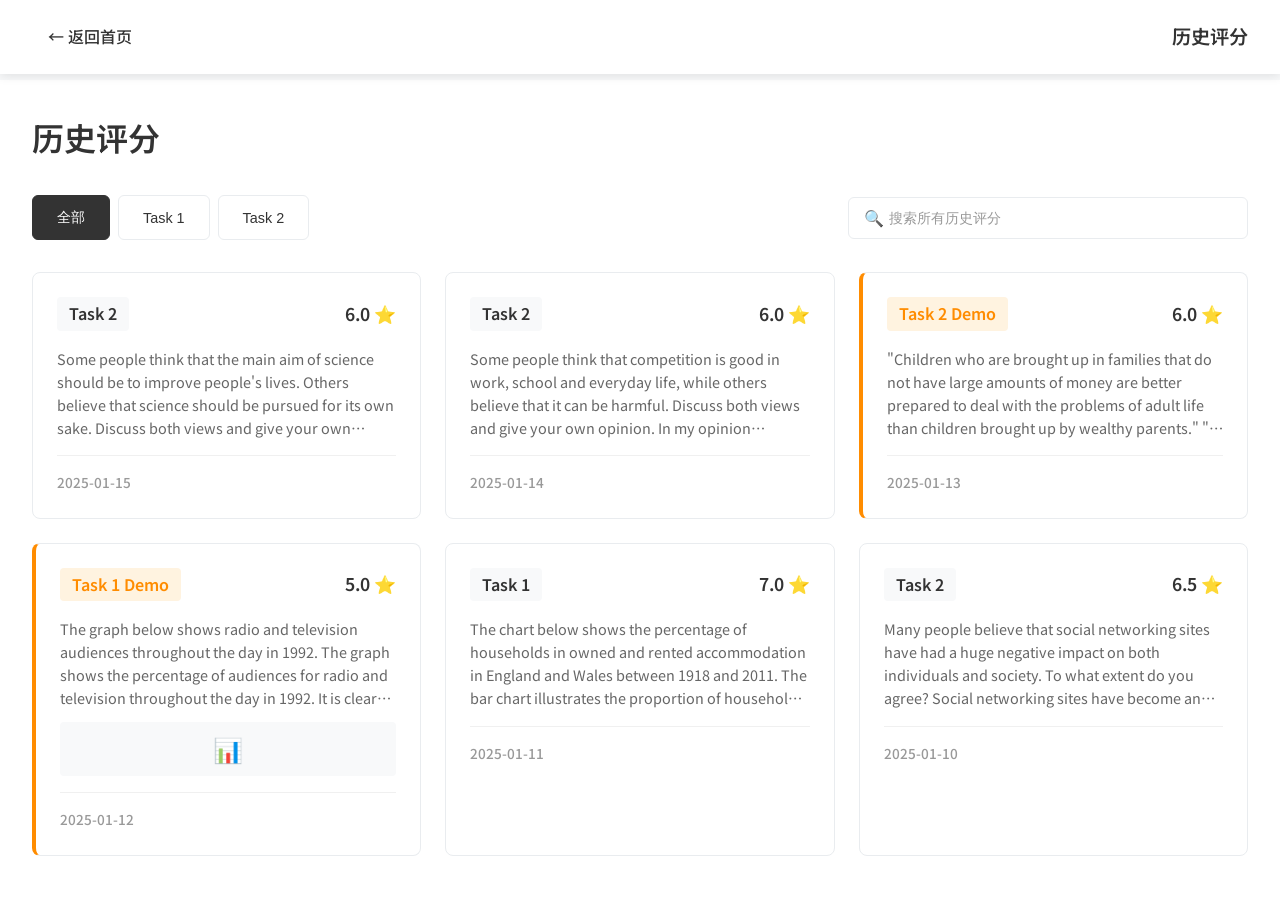
<file: history.html>
<!DOCTYPE html>
<html lang="zh-CN">
<head>
    <meta charset="UTF-8">
    <meta name="viewport" content="width=device-width, initial-scale=1.0">
    <title>历史评分 - Koma语言学习站</title>
    <link rel="stylesheet" href="history-styles.css">
    <link rel="preconnect" href="https://fonts.googleapis.com">
    <link rel="preconnect" href="https://fonts.gstatic.com" crossorigin>
    <link href="https://fonts.googleapis.com/css2?family=Noto+Sans+SC:wght@300;400;500;600;700&display=swap" rel="stylesheet">
</head>
<body>
    <!-- 导航栏 -->
    <nav class="history-navbar">
        <div class="nav-container">
            <a href="home.html" class="back-link">← 返回首页</a>
            <div class="nav-title">历史评分</div>
        </div>
    </nav>

    <div class="history-container">
        <!-- 顶部筛选和搜索区域 -->
        <div class="filter-section">
            <div class="filter-container">
                <h1 class="page-title">历史评分</h1>
                
                <div class="filter-controls">
                    <!-- 筛选标签 -->
                    <div class="filter-tabs">
                        <button class="tab-btn active" data-filter="all">全部</button>
                        <button class="tab-btn" data-filter="task1">Task 1</button>
                        <button class="tab-btn" data-filter="task2">Task 2</button>
                    </div>
                    
                    <!-- 搜索框 -->
                    <div class="search-container">
                        <div class="search-box">
                            <span class="search-icon">🔍</span>
                            <input type="text" placeholder="搜索所有历史评分" id="searchInput">
                        </div>
                    </div>
                </div>
            </div>
        </div>

        <!-- 历史卡片列表 -->
        <div class="cards-section">
            <div class="cards-container">
                <!-- 历史评分卡片 -->
                <div class="history-card" data-task="task2" data-date="2025-01-15">
                    <div class="card-header">
                        <span class="task-type">Task 2</span>
                        <span class="score">6.0 ⭐</span>
                    </div>
                    <div class="card-content">
                        <p class="question-text">Some people think that the main aim of science should be to improve people's lives. Others believe that science should be pursued for its own sake. Discuss both views and give your own opinion. Scientific developments are occurring at a great rate but some of them do not seem to be of help...</p>
                    </div>
                    <div class="card-footer">
                        <span class="grading-date">2025-01-15</span>
                    </div>
                </div>

                <div class="history-card" data-task="task2" data-date="2025-01-14">
                    <div class="card-header">
                        <span class="task-type">Task 2</span>
                        <span class="score">6.0 ⭐</span>
                    </div>
                    <div class="card-content">
                        <p class="question-text">Some people think that competition is good in work, school and everyday life, while others believe that it can be harmful. Discuss both views and give your own opinion. In my opinion competition at work, at school and in daily life can both be a good thing and a bad...</p>
                    </div>
                    <div class="card-footer">
                        <span class="grading-date">2025-01-14</span>
                    </div>
                </div>

                <div class="history-card demo" data-task="task2" data-date="2025-01-13">
                    <div class="card-header">
                        <span class="task-type demo">Task 2 Demo</span>
                        <span class="score">6.0 ⭐</span>
                    </div>
                    <div class="card-content">
                        <p class="question-text">"Children who are brought up in families that do not have large amounts of money are better prepared to deal with the problems of adult life than children brought up by wealthy parents." "I greatly support the idea about Children who are brought up in families who do not have large amounts of money are better prepared to deal with the problems of adult life than children brought up by wealthy parents..."</p>
                    </div>
                    <div class="card-footer">
                        <span class="grading-date">2025-01-13</span>
                    </div>
                </div>

                <div class="history-card demo" data-task="task1" data-date="2025-01-12">
                    <div class="card-header">
                        <span class="task-type demo">Task 1 Demo</span>
                        <span class="score">5.0 ⭐</span>
                    </div>
                    <div class="card-content">
                        <p class="question-text">The graph below shows radio and television audiences throughout the day in 1992. The graph shows the percentage of audiences for radio and television throughout the day in 1992. It is clear that radio and television had different patterns of audience engagement...</p>
                        <div class="chart-preview">
                            <div class="mini-chart">📊</div>
                        </div>
                    </div>
                    <div class="card-footer">
                        <span class="grading-date">2025-01-12</span>
                    </div>
                </div>

                <div class="history-card" data-task="task1" data-date="2025-01-11">
                    <div class="card-header">
                        <span class="task-type">Task 1</span>
                        <span class="score">7.0 ⭐</span>
                    </div>
                    <div class="card-content">
                        <p class="question-text">The chart below shows the percentage of households in owned and rented accommodation in England and Wales between 1918 and 2011. The bar chart illustrates the proportion of households living in owned and rented accommodation in England and Wales over a period of nearly a century...</p>
                    </div>
                    <div class="card-footer">
                        <span class="grading-date">2025-01-11</span>
                    </div>
                </div>

                <div class="history-card" data-task="task2" data-date="2025-01-10">
                    <div class="card-header">
                        <span class="task-type">Task 2</span>
                        <span class="score">6.5 ⭐</span>
                    </div>
                    <div class="card-content">
                        <p class="question-text">Many people believe that social networking sites have had a huge negative impact on both individuals and society. To what extent do you agree? Social networking sites have become an integral part of modern life, connecting people across the globe and providing platforms for communication...</p>
                    </div>
                    <div class="card-footer">
                        <span class="grading-date">2025-01-10</span>
                    </div>
                </div>

                <!-- 空状态提示 -->
                <div class="empty-state" id="emptyState" style="display: none;">
                    <div class="empty-icon">📝</div>
                    <h3>暂无评分记录</h3>
                    <p>开始您的第一次作文评分吧！</p>
                    <a href="grading.html" class="start-grading-link">开始评分</a>
                </div>
            </div>
        </div>
    </div>

    <script src="history-script.js"></script>
</body>
</html>
</file>
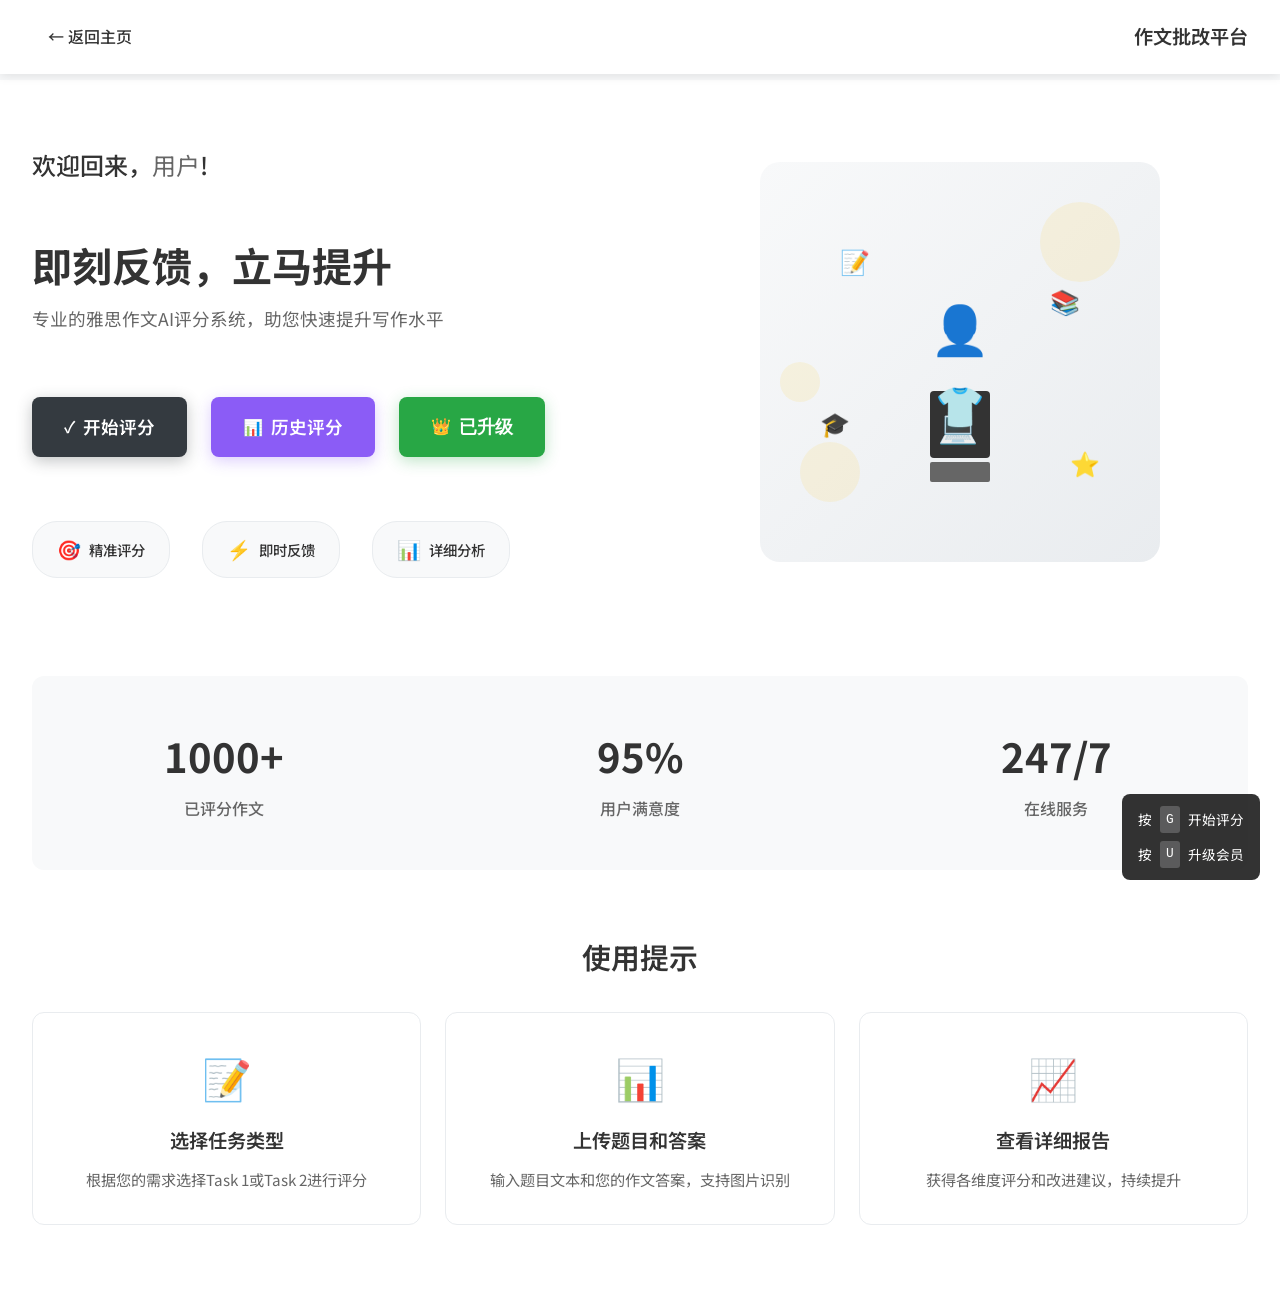
<file: home.html>
<!DOCTYPE html>
<html lang="zh-CN">
<head>
    <meta charset="UTF-8">
    <meta name="viewport" content="width=device-width, initial-scale=1.0">
    <title>首页 - Koma语言学习站</title>
    <link rel="stylesheet" href="home-styles.css">
    <link rel="preconnect" href="https://fonts.googleapis.com">
    <link rel="preconnect" href="https://fonts.gstatic.com" crossorigin>
    <link href="https://fonts.googleapis.com/css2?family=Noto+Sans+SC:wght@300;400;500;600;700&display=swap" rel="stylesheet">
</head>
<body>
    <!-- 导航栏 -->
    <nav class="home-navbar">
        <div class="nav-container">
            <a href="index.html" class="back-link">← 返回主页</a>
            <div class="nav-title">作文批改平台</div>
        </div>
    </nav>

    <div class="home-container">
        <!-- 主要内容区域 -->
        <div class="main-content">
            <!-- 左侧内容 -->
            <div class="content-left">
                <!-- 欢迎语 -->
                <div class="welcome-section">
                    <h1 class="welcome-text" id="welcomeText">欢迎回来，<span class="username">用户</span>!</h1>
                </div>

                <!-- 核心标语 -->
                <div class="slogan-section">
                    <h2 class="main-slogan">即刻反馈，立马提升</h2>
                    <p class="slogan-subtitle">专业的雅思作文AI评分系统，助您快速提升写作水平</p>
                </div>

                <!-- 行动按钮 -->
                <div class="action-buttons">
                    <a href="grading.html" class="btn-primary">
                        <span class="btn-icon">✓</span>
                        开始评分
                    </a>
                    <a href="history.html" class="btn-history">
                        <span class="btn-icon">📊</span>
                        历史评分
                    </a>
                    <button class="btn-secondary" id="upgradeBtn">
                        <span class="btn-icon">👑</span>
                        已升级
                    </button>
                </div>

                <!-- 功能特色 -->
                <div class="features-preview">
                    <div class="feature-item">
                        <span class="feature-icon">🎯</span>
                        <span class="feature-text">精准评分</span>
                    </div>
                    <div class="feature-item">
                        <span class="feature-icon">⚡</span>
                        <span class="feature-text">即时反馈</span>
                    </div>
                    <div class="feature-item">
                        <span class="feature-icon">📊</span>
                        <span class="feature-text">详细分析</span>
                    </div>
                </div>
            </div>

            <!-- 右侧插图 -->
            <div class="content-right">
                <div class="illustration-container">
                    <div class="main-illustration">
                        <!-- 人物和学习元素 -->
                        <div class="person-figure">
                            <div class="head">👤</div>
                            <div class="body">👕</div>
                        </div>
                        
                        <!-- 电脑和学习图标 -->
                        <div class="laptop">
                            <div class="screen">💻</div>
                            <div class="keyboard"></div>
                        </div>
                        
                        <!-- 浮动学习元素 -->
                        <div class="floating-elements">
                            <div class="element element-1">📝</div>
                            <div class="element element-2">📚</div>
                            <div class="element element-3">🎓</div>
                            <div class="element element-4">⭐</div>
                        </div>
                        
                        <!-- 背景装饰 -->
                        <div class="bg-decoration">
                            <div class="circle circle-1"></div>
                            <div class="circle circle-2"></div>
                            <div class="circle circle-3"></div>
                        </div>
                    </div>
                </div>
            </div>
        </div>

        <!-- 快速统计 -->
        <div class="stats-section">
            <div class="stats-container">
                <div class="stat-item">
                    <div class="stat-number">1000+</div>
                    <div class="stat-label">已评分作文</div>
                </div>
                <div class="stat-item">
                    <div class="stat-number">95%</div>
                    <div class="stat-label">用户满意度</div>
                </div>
                <div class="stat-item">
                    <div class="stat-number">24/7</div>
                    <div class="stat-label">在线服务</div>
                </div>
            </div>
        </div>

        <!-- 使用提示 -->
        <div class="tips-section">
            <div class="tips-container">
                <h3 class="tips-title">使用提示</h3>
                <div class="tips-grid">
                    <div class="tip-card">
                        <div class="tip-icon">📝</div>
                        <h4>选择任务类型</h4>
                        <p>根据您的需求选择Task 1或Task 2进行评分</p>
                    </div>
                    <div class="tip-card">
                        <div class="tip-icon">📊</div>
                        <h4>上传题目和答案</h4>
                        <p>输入题目文本和您的作文答案，支持图片识别</p>
                    </div>
                    <div class="tip-card">
                        <div class="tip-icon">📈</div>
                        <h4>查看详细报告</h4>
                        <p>获得各维度评分和改进建议，持续提升</p>
                    </div>
                </div>
            </div>
        </div>
    </div>

    <script src="home-script.js"></script>
</body>
</html>
</file>
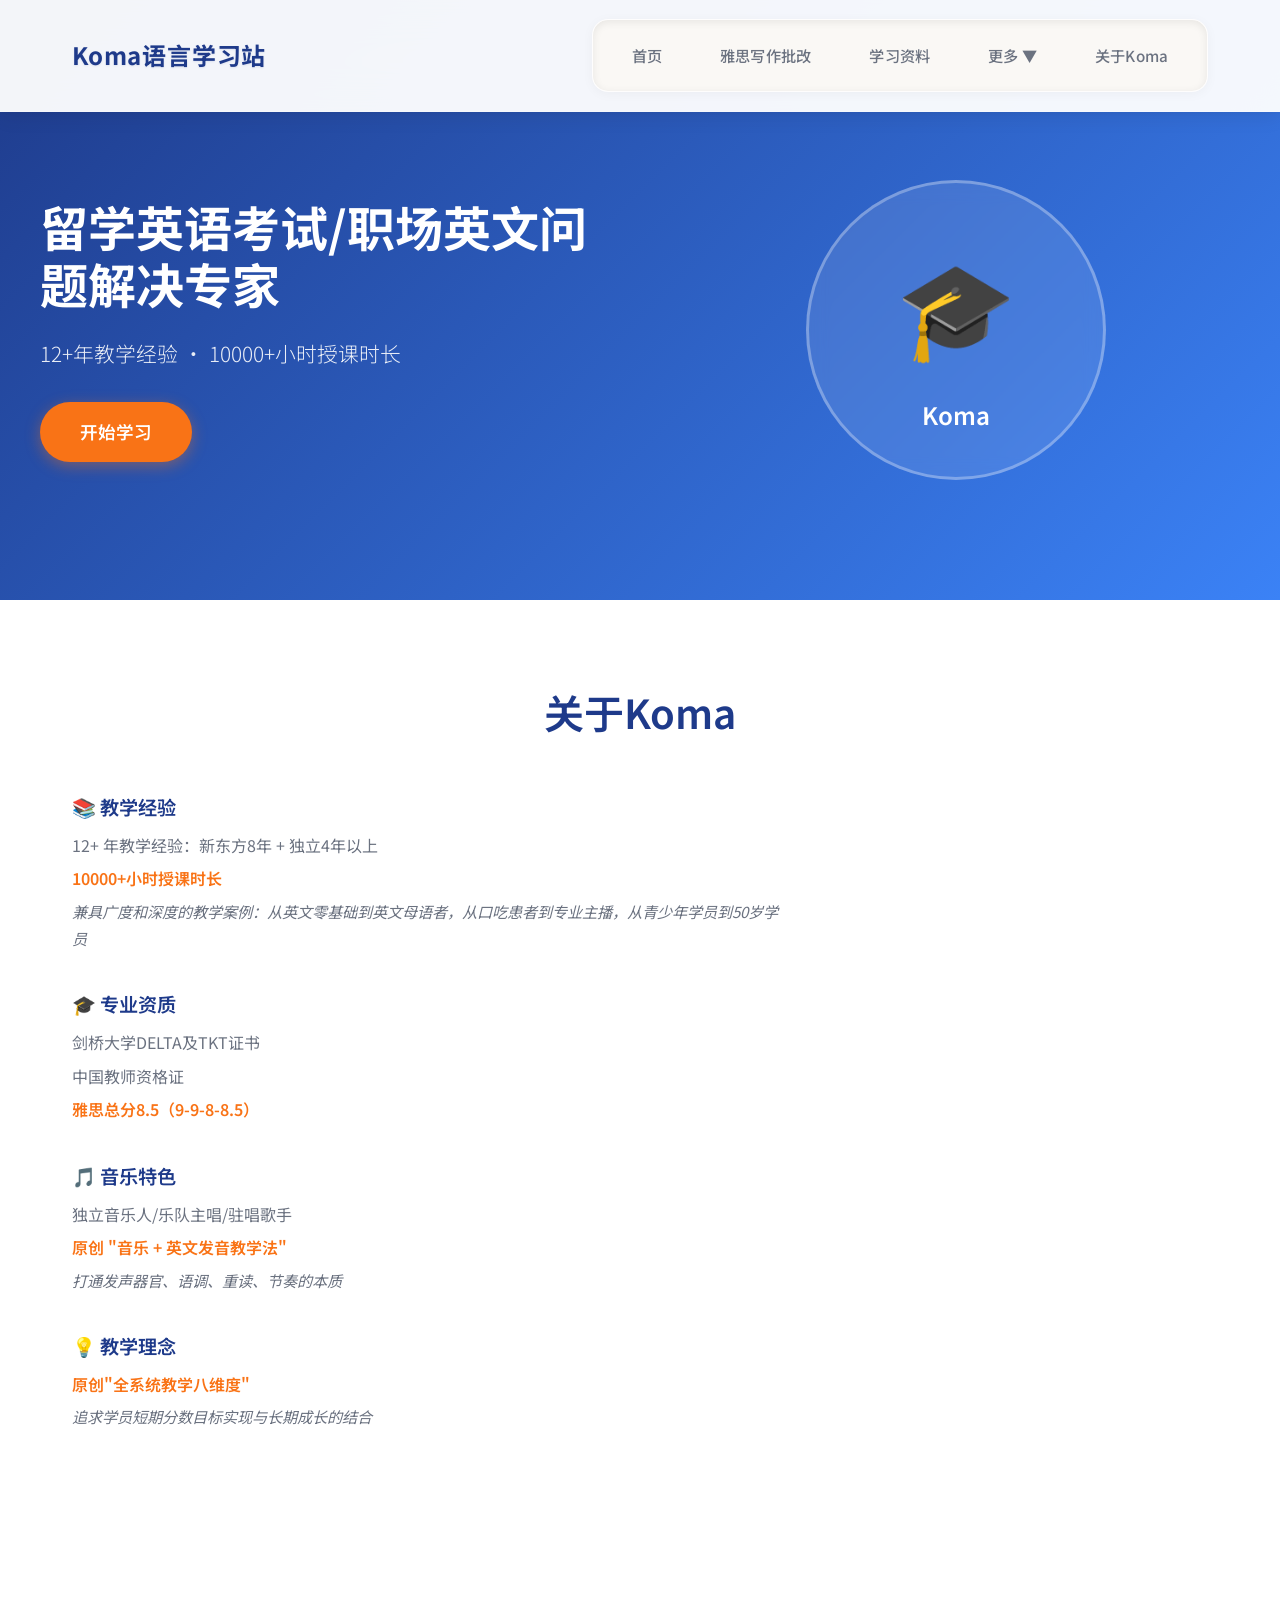
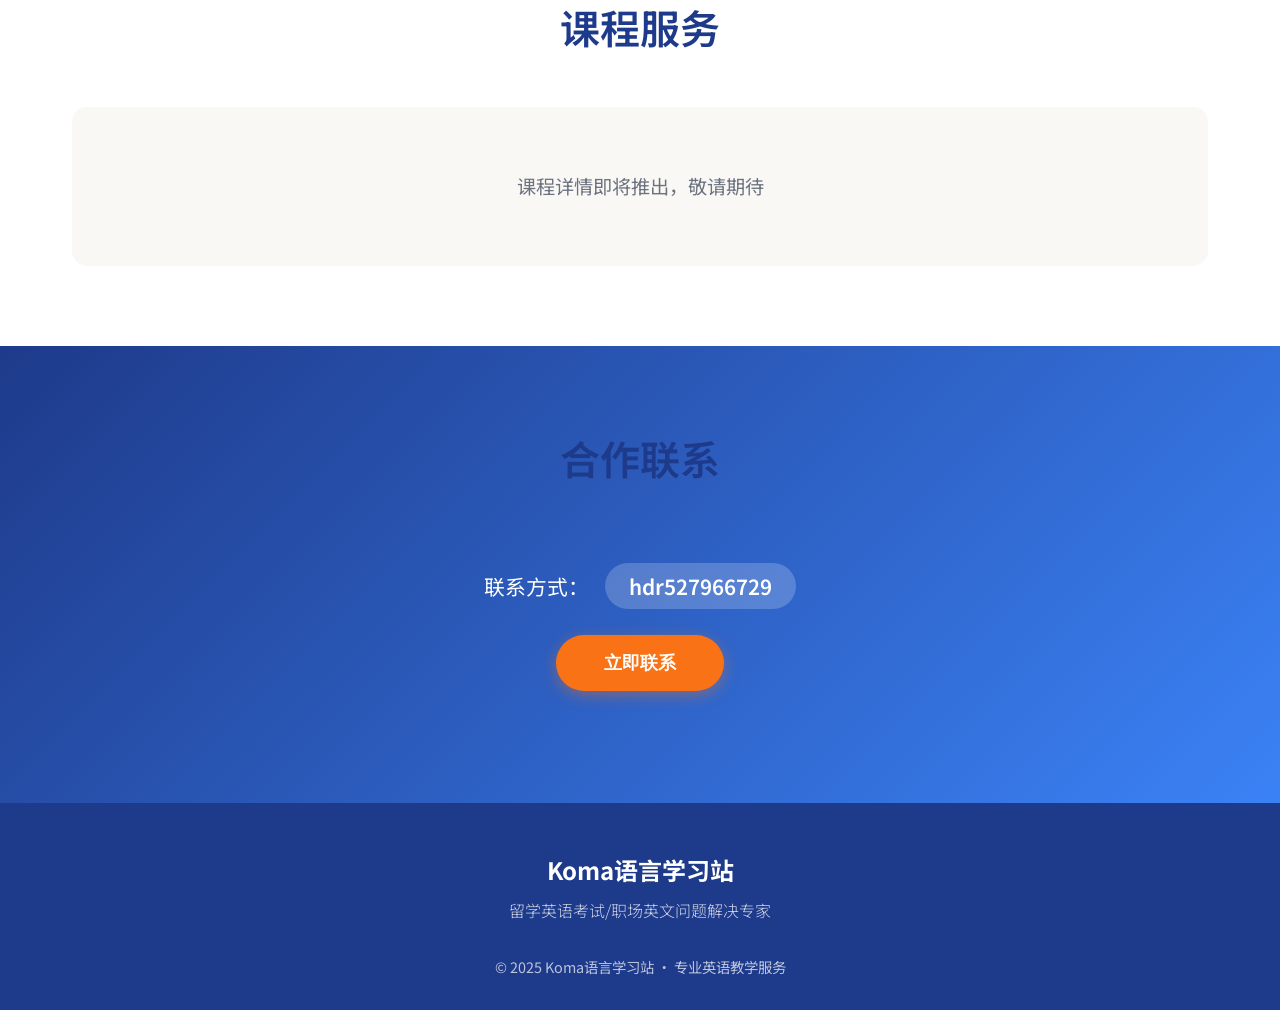
<file: index (2).html>
<!DOCTYPE html>
<html lang="zh-CN">
<head>
    <meta charset="UTF-8">
    <meta name="viewport" content="width=device-width, initial-scale=1.0">
    <title>Koma语言学习站 - 留学英语考试/职场英文问题解决专家</title>
    <link rel="stylesheet" href="styles.css">
    <link rel="preconnect" href="https://fonts.googleapis.com">
    <link rel="preconnect" href="https://fonts.gstatic.com" crossorigin>
    <link href="https://fonts.googleapis.com/css2?family=Noto+Sans+SC:wght@300;400;500;600;700&display=swap" rel="stylesheet">
</head>
<body>
    <!-- 导航栏 -->
    <nav class="navbar" id="navbar">
        <div class="nav-container">
            <div class="logo">Koma语言学习站</div>
            <button class="menu-toggle" id="menuToggle" aria-label="Toggle menu">
                <span></span>
                <span></span>
                <span></span>
            </button>
            <ul class="nav-links" id="navLinks">
                <li><a href="home.html" class="nav-tab">首页</a></li>
                <li><a href="grading.html" class="nav-tab">雅思写作批改</a></li>
                <li><a href="#materials" class="nav-tab">学习资料</a></li>
                <li class="nav-dropdown" style="position: relative;">
                    <a href="#more" class="nav-tab dropdown-toggle">更多 ▼</a>
                    <ul class="dropdown-menu" style="position: absolute; top: 100%; left: 0; background: white; border-radius: 16px; box-shadow: 0 12px 32px rgba(0, 0, 0, 0.12); min-width: 240px; padding: 1rem 0; opacity: 0; visibility: hidden; transform: translateY(-15px) scale(0.95); transition: all 0.3s ease; z-index: 1000; margin-top: 0.8rem; border: 1px solid rgba(0, 0, 0, 0.05); list-style: none;">
                        <li style="margin: 0;"><a href="#mock-test" class="coming-soon" style="display: flex; justify-content: space-between; align-items: center; padding: 0.9rem 1.8rem; color: #1f2937; text-decoration: none; font-weight: 400; font-size: 0.9rem; transition: all 0.3s ease; border-radius: 12px; margin: 0 0.75rem;">雅思机考模拟 <span class="badge" style="background: linear-gradient(135deg, #f97316, #ff7c3f); color: white; font-size: 0.65rem; padding: 0.25rem 0.6rem; border-radius: 14px; font-weight: 600; margin-left: 0.5rem; box-shadow: 0 2px 6px rgba(249, 115, 22, 0.3);">待上线</span></a></li>
                        <li style="margin: 0;"><a href="#speaking" class="coming-soon" style="display: flex; justify-content: space-between; align-items: center; padding: 0.9rem 1.8rem; color: #1f2937; text-decoration: none; font-weight: 400; font-size: 0.9rem; transition: all 0.3s ease; border-radius: 12px; margin: 0 0.75rem;">口语练习 <span class="badge" style="background: linear-gradient(135deg, #f97316, #ff7c3f); color: white; font-size: 0.65rem; padding: 0.25rem 0.6rem; border-radius: 14px; font-weight: 600; margin-left: 0.5rem; box-shadow: 0 2px 6px rgba(249, 115, 22, 0.3);">待上线</span></a></li>
                        <li style="margin: 0;"><a href="#vocabulary" class="coming-soon" style="display: flex; justify-content: space-between; align-items: center; padding: 0.9rem 1.8rem; color: #1f2937; text-decoration: none; font-weight: 400; font-size: 0.9rem; transition: all 0.3s ease; border-radius: 12px; margin: 0 0.75rem;">词汇学习 <span class="badge" style="background: linear-gradient(135deg, #f97316, #ff7c3f); color: white; font-size: 0.65rem; padding: 0.25rem 0.6rem; border-radius: 14px; font-weight: 600; margin-left: 0.5rem; box-shadow: 0 2px 6px rgba(249, 115, 22, 0.3);">待上线</span></a></li>
                    </ul>
                </li>
                <li><a href="#about" class="nav-tab">关于Koma</a></li>
            </ul>
        </div>
    </nav>

    <!-- 英雄区 -->
    <section class="hero">
        <div class="hero-container">
            <div class="hero-content">
                <h1 class="hero-title">留学英语考试/职场英文问题解决专家</h1>
                <p class="hero-subtitle">12+年教学经验 · 10000+小时授课时长</p>
                <a href="home.html" class="cta-button">开始学习</a>
            </div>
            <div class="hero-image">
                <div class="image-placeholder">
                    <div class="placeholder-icon">🎓</div>
                    <p>Koma</p>
                </div>
            </div>
        </div>
    </section>

    <!-- 关于Koma版块 -->
    <section class="about-section" id="about">
        <div class="section-container">
            <h2 class="section-title">关于Koma</h2>
            <div class="about-grid">
                <div class="about-text">
                    <div class="about-item">
                        <h3>📚 教学经验</h3>
                        <p>12+ 年教学经验：新东方8年 + 独立4年以上</p>
                        <p class="highlight">10000+小时授课时长</p>
                        <p class="description">兼具广度和深度的教学案例：从英文零基础到英文母语者，从口吃患者到专业主播，从青少年学员到50岁学员</p>
                    </div>
                    <div class="about-item">
                        <h3>🎓 专业资质</h3>
                        <p>剑桥大学DELTA及TKT证书</p>
                        <p>中国教师资格证</p>
                        <p class="highlight">雅思总分8.5（9-9-8-8.5）</p>
                    </div>
                    <div class="about-item">
                        <h3>🎵 音乐特色</h3>
                        <p>独立音乐人/乐队主唱/驻唱歌手</p>
                        <p class="highlight">原创 "音乐 + 英文发音教学法"</p>
                        <p class="description">打通发声器官、语调、重读、节奏的本质</p>
                    </div>
                    <div class="about-item">
                        <h3>💡 教学理念</h3>
                        <p class="highlight">原创"全系统教学八维度"</p>
                        <p class="description">追求学员短期分数目标实现与长期成长的结合</p>
                    </div>
                </div>
            </div>
        </div>
    </section>


    <!-- 课程区域占位 -->
    <section class="courses-section" id="courses">
        <div class="section-container">
            <h2 class="section-title">课程服务</h2>
            <div class="courses-placeholder">
                <p>课程详情即将推出，敬请期待</p>
            </div>
        </div>
    </section>

    <!-- 合作联系区 -->
    <section class="contact-section" id="contact">
        <div class="section-container">
            <h2 class="section-title">合作联系</h2>
            <div class="contact-content">
                <p class="contact-info">联系方式：<span class="contact-id" id="contactId">hdr527966729</span></p>
                <button class="contact-button" id="copyButton">立即联系</button>
            </div>
        </div>
    </section>

    <!-- 页脚 -->
    <footer class="footer">
        <div class="footer-content">
            <div class="footer-brand">
                <h3>Koma语言学习站</h3>
                <p class="footer-slogan">留学英语考试/职场英文问题解决专家</p>
            </div>
            <div class="footer-info">
                <p>&copy; 2025 Koma语言学习站 · 专业英语教学服务</p>
            </div>
        </div>
    </footer>

    <script src="script.js"></script>
</body>
</html>
</file>
<file: styles.css>
/* 全局样式 */
* {
    margin: 0;
    padding: 0;
    box-sizing: border-box;
}

:root {
    --primary-blue: #1e3a8a;
    --secondary-blue: #3b82f6;
    --accent-orange: #f97316;
    --bg-cream: #faf8f5;
    --text-dark: #1f2937;
    --text-gray: #6b7280;
    --white: #ffffff;
}

html {
    scroll-behavior: smooth;
}

body {
    font-family: 'Noto Sans SC', sans-serif;
    background: var(--bg-cream);
    color: var(--text-dark);
    line-height: 1.6;
    overflow-x: hidden;
}

/* 导航栏 */
.navbar {
    position: fixed;
    top: 0;
    left: 0;
    width: 100%;
    background: rgba(255, 255, 255, 0.95);
    backdrop-filter: blur(20px);
    box-shadow: 0 4px 20px rgba(0, 0, 0, 0.08), 0 1px 4px rgba(0, 0, 0, 0.04);
    z-index: 1000;
    transition: all 0.3s cubic-bezier(0.4, 0, 0.2, 1);
    border-bottom: 1px solid rgba(255, 255, 255, 0.2);
}

.navbar.scrolled {
    background: rgba(255, 255, 255, 0.98);
    backdrop-filter: blur(25px);
    box-shadow: 0 6px 25px rgba(0, 0, 0, 0.12), 0 2px 8px rgba(0, 0, 0, 0.06);
}

.nav-container {
    max-width: 1200px;
    margin: 0 auto;
    padding: 1.2rem 2rem;
    display: flex;
    justify-content: space-between;
    align-items: center;
}

.logo {
    font-size: 1.5rem;
    font-weight: 700;
    color: var(--primary-blue);
    letter-spacing: 0.8px;
    text-shadow: 0 1px 2px rgba(30, 58, 138, 0.1);
}

.nav-links {
    display: flex;
    list-style: none;
    gap: 0;
    background: var(--bg-cream);
    border-radius: 16px;
    padding: 0.6rem;
    box-shadow: inset 0 2px 8px rgba(0, 0, 0, 0.08), 0 2px 12px rgba(0, 0, 0, 0.04);
    border: 1px solid rgba(255, 255, 255, 0.8);
}

.nav-tab {
    text-decoration: none;
    color: var(--text-gray);
    font-weight: 500;
    font-size: 0.95rem;
    padding: 0.85rem 1.8rem;
    border-radius: 12px;
    transition: all 0.3s cubic-bezier(0.4, 0, 0.2, 1);
    position: relative;
    white-space: nowrap;
    display: flex;
    align-items: center;
    gap: 0.4rem;
    letter-spacing: 0.3px;
}

.nav-tab:hover {
    color: var(--primary-blue);
    background: rgba(30, 58, 138, 0.08);
    transform: translateY(-1px);
}

.nav-tab.active {
    color: var(--primary-blue);
    background: var(--white);
    box-shadow: 0 4px 16px rgba(30, 58, 138, 0.15), 0 2px 8px rgba(0, 0, 0, 0.08);
    font-weight: 600;
    transform: translateY(-1px);
}

/* 下拉菜单样式 */
.nav-dropdown {
    position: relative !important;
}

.dropdown-toggle {
    cursor: pointer !important;
}

.dropdown-menu {
    position: absolute !important;
    top: 100% !important;
    left: 0 !important;
    background: var(--white) !important;
    border-radius: 16px !important;
    box-shadow: 0 12px 32px rgba(0, 0, 0, 0.12), 0 4px 16px rgba(0, 0, 0, 0.08) !important;
    list-style: none !important;
    min-width: 240px !important;
    padding: 1rem 0 !important;
    opacity: 0 !important;
    visibility: hidden !important;
    transform: translateY(-15px) scale(0.95) !important;
    transition: all 0.3s cubic-bezier(0.4, 0, 0.2, 1) !important;
    z-index: 1000 !important;
    margin-top: 0.8rem !important;
    border: 1px solid rgba(0, 0, 0, 0.05) !important;
}

.nav-dropdown:hover .dropdown-menu {
    opacity: 1 !important;
    visibility: visible !important;
    transform: translateY(0) scale(1) !important;
}

/* 强制显示下拉菜单的悬停效果 */
.nav-dropdown:hover .dropdown-menu {
    opacity: 1 !important;
    visibility: visible !important;
    transform: translateY(0) scale(1) !important;
}

.dropdown-menu li {
    margin: 0;
}

.dropdown-menu a {
    display: flex;
    justify-content: space-between;
    align-items: center;
    padding: 0.9rem 1.8rem;
    color: var(--text-dark);
    text-decoration: none;
    font-weight: 400;
    font-size: 0.9rem;
    transition: all 0.3s cubic-bezier(0.4, 0, 0.2, 1);
    border-radius: 12px;
    margin: 0 0.75rem;
    letter-spacing: 0.2px;
}

.dropdown-menu a:hover {
    background: rgba(30, 58, 138, 0.06);
    color: var(--primary-blue);
    transform: translateX(4px);
}

/* 待上线标签样式 */
.coming-soon {
    position: relative;
}

.badge {
    background: linear-gradient(135deg, var(--accent-orange), #ff7c3f);
    color: var(--white);
    font-size: 0.65rem;
    padding: 0.25rem 0.6rem;
    border-radius: 14px;
    font-weight: 600;
    margin-left: 0.5rem;
    box-shadow: 0 2px 6px rgba(249, 115, 22, 0.3);
    letter-spacing: 0.3px;
}

.menu-toggle {
    display: none;
    flex-direction: column;
    background: none;
    border: none;
    cursor: pointer;
    padding: 0.5rem;
}

.menu-toggle span {
    width: 25px;
    height: 3px;
    background: var(--primary-blue);
    margin: 3px 0;
    transition: all 0.3s ease;
    border-radius: 3px;
}

/* 英雄区 */
.hero {
    padding: 140px 2rem 80px;
    background: linear-gradient(135deg, var(--primary-blue) 0%, var(--secondary-blue) 100%);
    color: var(--white);
    min-height: 600px;
    display: flex;
    align-items: center;
}

.hero-container {
    max-width: 1200px;
    margin: 0 auto;
    display: grid;
    grid-template-columns: 1fr 1fr;
    gap: 4rem;
    align-items: center;
}

.hero-content {
    animation: fadeInLeft 1s ease;
}

.hero-title {
    font-size: 3rem;
    font-weight: 700;
    margin-bottom: 1.5rem;
    line-height: 1.2;
}

.hero-subtitle {
    font-size: 1.3rem;
    margin-bottom: 2rem;
    opacity: 0.9;
    font-weight: 300;
}

.cta-button {
    display: inline-block;
    padding: 1rem 2.5rem;
    background: var(--accent-orange);
    color: var(--white);
    text-decoration: none;
    border-radius: 50px;
    font-weight: 600;
    font-size: 1.1rem;
    transition: all 0.3s ease;
    box-shadow: 0 4px 15px rgba(249, 115, 22, 0.4);
}

.cta-button:hover {
    transform: translateY(-3px);
    box-shadow: 0 6px 20px rgba(249, 115, 22, 0.5);
}

.hero-image {
    display: flex;
    justify-content: center;
    animation: fadeInRight 1s ease;
}

.image-placeholder {
    width: 300px;
    height: 300px;
    background: rgba(255, 255, 255, 0.1);
    border-radius: 50%;
    display: flex;
    flex-direction: column;
    align-items: center;
    justify-content: center;
    backdrop-filter: blur(10px);
    border: 3px solid rgba(255, 255, 255, 0.3);
}

.placeholder-icon {
    font-size: 6rem;
    margin-bottom: 1rem;
}

.image-placeholder p {
    font-size: 1.5rem;
    font-weight: 600;
}

/* 通用区块样式 */
.section-container {
    max-width: 1200px;
    margin: 0 auto;
    padding: 5rem 2rem;
}

.section-title {
    font-size: 2.5rem;
    font-weight: 600;
    color: var(--primary-blue);
    text-align: center;
    margin-bottom: 3rem;
}

/* 关于Koma版块 */
.about-section {
    background: var(--white);
}

.about-grid {
    display: grid;
    grid-template-columns: 2fr 1fr;
    gap: 4rem;
    align-items: start;
}

.about-text {
    display: flex;
    flex-direction: column;
    gap: 2rem;
}

.about-item {
    opacity: 0;
    transform: translateY(30px);
    animation: fadeInUp 0.6s ease forwards;
}

.about-item:nth-child(1) { animation-delay: 0.1s; }
.about-item:nth-child(2) { animation-delay: 0.2s; }
.about-item:nth-child(3) { animation-delay: 0.3s; }
.about-item:nth-child(4) { animation-delay: 0.4s; }
.about-item:nth-child(5) { animation-delay: 0.5s; }

.about-item h3 {
    font-size: 1.2rem;
    color: var(--primary-blue);
    margin-bottom: 0.5rem;
    font-weight: 600;
}

.about-item p {
    color: var(--text-gray);
    line-height: 1.8;
    margin-bottom: 0.3rem;
}

.about-item .highlight {
    color: var(--accent-orange);
    font-weight: 600;
}

.about-item .description {
    font-style: italic;
    font-size: 0.95rem;
}

.about-certificates {
    display: flex;
    flex-direction: column;
    gap: 2rem;
}

.certificate-card {
    background: linear-gradient(135deg, var(--primary-blue), var(--secondary-blue));
    padding: 2rem;
    border-radius: 15px;
    text-align: center;
    color: var(--white);
    box-shadow: 0 10px 30px rgba(30, 58, 138, 0.2);
    transition: transform 0.3s ease;
}

.certificate-card:hover {
    transform: translateY(-5px);
}

.cert-icon {
    font-size: 3rem;
    margin-bottom: 1rem;
}

.certificate-card h4 {
    font-size: 1.3rem;
    margin-bottom: 0.5rem;
}

.certificate-card p {
    opacity: 0.9;
}

/* 教学特色亮点 */
.features-section {
    background: var(--bg-cream);
}

.features-grid {
    display: grid;
    grid-template-columns: repeat(auto-fit, minmax(250px, 1fr));
    gap: 2rem;
}

.feature-card {
    background: var(--white);
    padding: 2.5rem 2rem;
    border-radius: 15px;
    text-align: center;
    box-shadow: 0 5px 20px rgba(0, 0, 0, 0.08);
    transition: all 0.3s ease;
    cursor: pointer;
}

.feature-card:hover {
    transform: translateY(-10px);
    box-shadow: 0 15px 40px rgba(0, 0, 0, 0.15);
}

.feature-icon {
    font-size: 3rem;
    margin-bottom: 1rem;
}

.feature-card h3 {
    font-size: 1.3rem;
    color: var(--primary-blue);
    margin-bottom: 1rem;
    font-weight: 600;
}

.feature-card p {
    color: var(--text-gray);
    line-height: 1.7;
}

/* 课程区域 */
.courses-section {
    background: var(--white);
}

.courses-placeholder {
    text-align: center;
    padding: 4rem 2rem;
    background: var(--bg-cream);
    border-radius: 15px;
    color: var(--text-gray);
    font-size: 1.2rem;
}

/* 合作联系区 */
.contact-section {
    background: linear-gradient(135deg, var(--primary-blue), var(--secondary-blue));
    color: var(--white);
}

.contact-content {
    text-align: center;
    padding: 2rem 0;
}

.contact-info {
    font-size: 1.3rem;
    margin-bottom: 2rem;
}

.contact-id {
    font-weight: 600;
    background: rgba(255, 255, 255, 0.2);
    padding: 0.5rem 1.5rem;
    border-radius: 30px;
    margin-left: 1rem;
}

.contact-button {
    padding: 1rem 3rem;
    background: var(--accent-orange);
    color: var(--white);
    border: none;
    border-radius: 50px;
    font-size: 1.1rem;
    font-weight: 600;
    cursor: pointer;
    transition: all 0.3s ease;
    box-shadow: 0 4px 15px rgba(249, 115, 22, 0.4);
}

.contact-button:hover {
    transform: translateY(-3px);
    box-shadow: 0 6px 20px rgba(249, 115, 22, 0.5);
}

/* 页脚 */
.footer {
    background: var(--primary-blue);
    color: var(--white);
    padding: 3rem 2rem 2rem;
}

.footer-content {
    max-width: 1200px;
    margin: 0 auto;
    text-align: center;
}

.footer-brand h3 {
    font-size: 1.5rem;
    margin-bottom: 0.5rem;
}

.footer-slogan {
    opacity: 0.8;
    margin-bottom: 2rem;
    font-weight: 300;
}

.footer-info p {
    opacity: 0.7;
    font-size: 0.9rem;
}

/* 动画 */
@keyframes fadeInLeft {
    from {
        opacity: 0;
        transform: translateX(-50px);
    }
    to {
        opacity: 1;
        transform: translateX(0);
    }
}

@keyframes fadeInRight {
    from {
        opacity: 0;
        transform: translateX(50px);
    }
    to {
        opacity: 1;
        transform: translateX(0);
    }
}

@keyframes fadeInUp {
    from {
        opacity: 0;
        transform: translateY(30px);
    }
    to {
        opacity: 1;
        transform: translateY(0);
    }
}

/* 响应式设计 */
@media (max-width: 968px) {
    .hero-container {
        grid-template-columns: 1fr;
        gap: 3rem;
    }

    .hero-image {
        order: -1;
    }

    .image-placeholder {
        width: 250px;
        height: 250px;
    }

    .placeholder-icon {
        font-size: 5rem;
    }

    .about-grid {
        grid-template-columns: 1fr;
        gap: 3rem;
    }

    .features-grid {
        grid-template-columns: repeat(auto-fit, minmax(200px, 1fr));
        gap: 1.5rem;
    }
}

@media (max-width: 768px) {
    .menu-toggle {
        display: flex;
    }

    .nav-links {
        position: fixed;
        top: 70px;
        left: 0;
        width: 100%;
        background: var(--white);
        flex-direction: column;
        padding: 1rem;
        gap: 0.5rem;
        box-shadow: 0 10px 30px rgba(0, 0, 0, 0.1);
        transform: translateX(-100%);
        transition: transform 0.3s ease;
        border-radius: 0;
    }

    .nav-links.active {
        transform: translateX(0);
    }

    .nav-tab {
        padding: 1.1rem 1.2rem;
        border-radius: 12px;
        margin-bottom: 0.3rem;
        justify-content: space-between;
        font-size: 1rem;
        font-weight: 500;
    }

    .nav-tab.active {
        background: linear-gradient(135deg, var(--primary-blue), #3b82f6);
        color: var(--white);
        box-shadow: 0 4px 12px rgba(30, 58, 138, 0.3);
    }

    .nav-tab:hover {
        background: var(--bg-cream);
        color: var(--text-dark);
        transform: translateX(4px);
    }

    /* 移动端下拉菜单样式 */
    .nav-dropdown {
        width: 100%;
    }

    .dropdown-menu {
        position: static;
        transform: none;
        opacity: 1;
        visibility: visible;
        box-shadow: none;
        background: var(--bg-cream);
        border-radius: 8px;
        padding: 0.5rem;
        margin-top: 0.5rem;
        min-width: auto;
    }

    .dropdown-menu a {
        padding: 0.9rem 1.2rem;
        margin: 0.3rem 0;
        border-radius: 10px;
        font-size: 0.95rem;
        justify-content: space-between;
        font-weight: 500;
    }

    .dropdown-menu a:hover {
        background: rgba(30, 58, 138, 0.08);
        transform: translateX(6px);
    }

    .badge {
        font-size: 0.6rem;
        padding: 0.2rem 0.5rem;
        margin-left: 0;
    }

    .hero {
        padding: 120px 1.5rem 60px;
        min-height: auto;
    }

    .hero-title {
        font-size: 2rem;
    }

    .hero-subtitle {
        font-size: 1.1rem;
    }

    .section-container {
        padding: 3rem 1.5rem;
    }

    .section-title {
        font-size: 2rem;
    }

    .contact-info {
        font-size: 1.1rem;
    }

    .contact-id {
        display: block;
        margin: 1rem 0;
    }
}

@media (max-width: 480px) {
    .hero-title {
        font-size: 1.6rem;
    }

    .hero-subtitle {
        font-size: 1rem;
    }

    .cta-button {
        padding: 0.8rem 2rem;
        font-size: 1rem;
    }

    .section-title {
        font-size: 1.6rem;
    }

    .feature-card {
        padding: 2rem 1.5rem;
    }

    .image-placeholder {
        width: 200px;
        height: 200px;
    }

    .placeholder-icon {
        font-size: 4rem;
    }
}
</file>
<file: grading-styles.css>
/* 全局样式 */
* {
    margin: 0;
    padding: 0;
    box-sizing: border-box;
}

body {
    font-family: 'Noto Sans SC', sans-serif;
    background: #f8f9fa;
    color: #333;
    line-height: 1.6;
}

/* 评分页面导航栏 */
.grading-navbar {
    position: fixed;
    top: 0;
    left: 0;
    width: 100%;
    background: #fff;
    box-shadow: 0 2px 10px rgba(0, 0, 0, 0.1);
    z-index: 1000;
    padding: 1rem 0;
}

.grading-navbar .nav-container {
    max-width: 1400px;
    margin: 0 auto;
    padding: 0 2rem;
    display: flex;
    justify-content: space-between;
    align-items: center;
}

.back-link {
    color: #333;
    text-decoration: none;
    font-weight: 500;
    padding: 0.5rem 1rem;
    border-radius: 6px;
    transition: all 0.3s ease;
}

.back-link:hover {
    background: #f8f9fa;
    color: #666;
}

.nav-title {
    font-size: 1.2rem;
    font-weight: 600;
    color: #333;
}

.grading-container {
    display: flex;
    min-height: 100vh;
    max-width: 1400px;
    margin: 0 auto;
    margin-top: 80px;
    background: #fff;
    box-shadow: 0 0 20px rgba(0, 0, 0, 0.1);
}

/* 左栏：表单操作区 */
.left-panel {
    flex: 1;
    padding: 2rem;
    border-right: 1px solid #e9ecef;
    background: #fff;
}

.form-section {
    max-width: 600px;
}

.section-title {
    font-size: 1.5rem;
    font-weight: 600;
    color: #333;
    margin-bottom: 2rem;
    padding-bottom: 0.5rem;
    border-bottom: 2px solid #f8f9fa;
}

.form-group {
    margin-bottom: 2rem;
}

.form-label {
    display: block;
    font-size: 1rem;
    font-weight: 500;
    color: #333;
    margin-bottom: 0.75rem;
}

/* 单选按钮组 */
.radio-group {
    display: flex;
    gap: 1.5rem;
}

.radio-item {
    display: flex;
    align-items: center;
    cursor: pointer;
    font-size: 1rem;
    color: #555;
}

.radio-item input[type="radio"] {
    display: none;
}

.radio-custom {
    width: 20px;
    height: 20px;
    border: 2px solid #ddd;
    border-radius: 50%;
    margin-right: 0.5rem;
    position: relative;
    transition: all 0.3s ease;
}

.radio-item input[type="radio"]:checked + .radio-custom {
    border-color: #333;
    background: #333;
}

.radio-item input[type="radio"]:checked + .radio-custom::after {
    content: '';
    position: absolute;
    top: 50%;
    left: 50%;
    transform: translate(-50%, -50%);
    width: 8px;
    height: 8px;
    background: #fff;
    border-radius: 50%;
}

.radio-item input[type="radio"]:checked ~ .radio-text {
    color: #333;
    font-weight: 500;
}

/* 输入框和按钮组合 */
.input-with-button {
    display: flex;
    flex-direction: column;
    gap: 0.75rem;
}

.form-textarea {
    width: 100%;
    padding: 1rem;
    border: 1px solid #e9ecef;
    border-radius: 8px;
    font-size: 1rem;
    font-family: inherit;
    resize: vertical;
    transition: border-color 0.3s ease;
}

.form-textarea:focus {
    outline: none;
    border-color: #333;
    box-shadow: 0 0 0 3px rgba(0, 0, 0, 0.1);
}

.form-textarea::placeholder {
    color: #999;
}

.answer-textarea {
    min-height: 200px;
}

/* 拍照识别按钮 */
.photo-btn {
    align-self: flex-start;
    padding: 0.75rem 1.5rem;
    background: #ffc107;
    color: #333;
    border: none;
    border-radius: 6px;
    font-size: 0.9rem;
    font-weight: 500;
    cursor: pointer;
    display: flex;
    align-items: center;
    gap: 0.5rem;
    transition: all 0.3s ease;
}

.photo-btn:hover {
    background: #e0a800;
    transform: translateY(-1px);
}

.btn-icon {
    font-size: 1rem;
}

/* 上传区域 */
.upload-area {
    border: 2px dashed #e9ecef;
    border-radius: 8px;
    padding: 2rem;
    text-align: center;
    cursor: pointer;
    transition: all 0.3s ease;
    background: #fafafa;
}

.upload-area:hover {
    border-color: #333;
    background: #f8f9fa;
}

.upload-area.dragover {
    border-color: #333;
    background: #f0f0f0;
}

.upload-content {
    display: flex;
    flex-direction: column;
    align-items: center;
    gap: 0.5rem;
}

.upload-icon {
    font-size: 2rem;
    margin-bottom: 0.5rem;
}

.upload-text {
    font-size: 1rem;
    color: #333;
    font-weight: 500;
}

.upload-hint {
    font-size: 0.9rem;
    color: #666;
}

/* 右栏：评分展示面板 */
.right-panel {
    flex: 1;
    padding: 2rem;
    background: #f8f9fa;
}

.scoring-section {
    max-width: 500px;
    margin: 0 auto;
}

/* 总体评分 */
.overall-score {
    text-align: center;
    margin-bottom: 2rem;
    padding: 2rem;
    background: #fff;
    border-radius: 12px;
    box-shadow: 0 2px 10px rgba(0, 0, 0, 0.05);
}

.score-display {
    margin-bottom: 0.5rem;
}

.score-number {
    font-size: 3rem;
    font-weight: 700;
    color: #333;
}

.score-total {
    font-size: 1.5rem;
    color: #666;
    margin-left: 0.25rem;
}

.score-label {
    font-size: 1.1rem;
    color: #666;
    font-weight: 500;
}

/* 标签页 */
.tabs-container {
    margin-bottom: 1.5rem;
}

.tabs {
    display: flex;
    background: #fff;
    border-radius: 8px;
    padding: 0.25rem;
    box-shadow: 0 2px 8px rgba(0, 0, 0, 0.05);
    overflow-x: auto;
}

.tab-btn {
    flex: 1;
    padding: 0.75rem 0.5rem;
    border: none;
    background: transparent;
    color: #666;
    font-size: 0.9rem;
    font-weight: 500;
    cursor: pointer;
    border-radius: 6px;
    transition: all 0.3s ease;
    white-space: nowrap;
}

.tab-btn:hover {
    color: #333;
    background: #f8f9fa;
}

.tab-btn.active {
    background: #333;
    color: #fff;
}

/* 标签页内容 */
.tab-content {
    background: #fff;
    border-radius: 8px;
    padding: 1.5rem;
    box-shadow: 0 2px 8px rgba(0, 0, 0, 0.05);
    min-height: 300px;
}

.tab-panel {
    display: none;
}

.tab-panel.active {
    display: block;
}

/* 评分分解 */
.score-breakdown {
    display: flex;
    flex-direction: column;
    gap: 1.5rem;
}

.score-item {
    display: flex;
    align-items: center;
    gap: 1rem;
}

.score-name {
    min-width: 80px;
    font-size: 0.9rem;
    color: #666;
    font-weight: 500;
}

.score-bar {
    flex: 1;
    height: 8px;
    background: #e9ecef;
    border-radius: 4px;
    overflow: hidden;
}

.score-fill {
    height: 100%;
    background: linear-gradient(90deg, #ffc107, #ff8c00);
    border-radius: 4px;
    width: 0%;
    transition: width 0.8s ease;
}

.score-value {
    min-width: 30px;
    text-align: right;
    font-size: 0.9rem;
    font-weight: 600;
    color: #333;
}

/* 详细内容 */
.detail-content h4 {
    font-size: 1.1rem;
    color: #333;
    margin-bottom: 1rem;
    font-weight: 600;
}

.detail-content p {
    color: #666;
    margin-bottom: 1.5rem;
    line-height: 1.6;
}

.criteria-list {
    display: flex;
    flex-direction: column;
    gap: 1rem;
}

.criteria-item {
    display: flex;
    justify-content: space-between;
    align-items: center;
    padding: 0.75rem;
    background: #f8f9fa;
    border-radius: 6px;
}

.criteria-label {
    font-size: 0.9rem;
    color: #555;
}

.criteria-score {
    font-size: 0.9rem;
    font-weight: 600;
    color: #333;
    background: #fff;
    padding: 0.25rem 0.75rem;
    border-radius: 4px;
    min-width: 40px;
    text-align: center;
}

/* 开始评分按钮 */
.start-grading-btn {
    width: 100%;
    padding: 1rem 2rem;
    background: #333;
    color: #fff;
    border: none;
    border-radius: 8px;
    font-size: 1.1rem;
    font-weight: 600;
    cursor: pointer;
    display: flex;
    align-items: center;
    justify-content: center;
    gap: 0.5rem;
    transition: all 0.3s ease;
    margin-top: 2rem;
}

.start-grading-btn:hover:not(:disabled) {
    background: #555;
    transform: translateY(-2px);
    box-shadow: 0 4px 15px rgba(0, 0, 0, 0.2);
}

.start-grading-btn:disabled {
    background: #ccc;
    cursor: not-allowed;
    transform: none;
    box-shadow: none;
}

/* 响应式设计 */
@media (max-width: 1024px) {
    .grading-container {
        flex-direction: column;
        margin-top: 70px;
    }
    
    .left-panel {
        border-right: none;
        border-bottom: 1px solid #e9ecef;
    }
    
    .right-panel {
        background: #fff;
    }
}

@media (max-width: 768px) {
    .grading-navbar .nav-container {
        padding: 0 1rem;
    }
    
    .grading-container {
        margin-top: 60px;
    }
    
    .left-panel,
    .right-panel {
        padding: 1.5rem;
    }
    
    .section-title {
        font-size: 1.3rem;
    }
    
    .score-number {
        font-size: 2.5rem;
    }
    
    .tabs {
        flex-wrap: wrap;
    }
    
    .tab-btn {
        flex: none;
        min-width: 80px;
    }
    
    .radio-group {
        flex-direction: column;
        gap: 1rem;
    }
    
    .input-with-button {
        gap: 1rem;
    }
    
    .photo-btn {
        align-self: stretch;
        justify-content: center;
    }
}

@media (max-width: 480px) {
    .left-panel,
    .right-panel {
        padding: 1rem;
    }
    
    .overall-score {
        padding: 1.5rem;
    }
    
    .score-number {
        font-size: 2rem;
    }
    
    .tab-content {
        padding: 1rem;
    }
    
    .score-item {
        flex-direction: column;
        align-items: stretch;
        gap: 0.5rem;
    }
    
    .score-name {
        min-width: auto;
        text-align: center;
    }
    
    .score-value {
        text-align: center;
    }
}
</file>
<file: history-styles.css>
/* 全局样式 */
* {
    margin: 0;
    padding: 0;
    box-sizing: border-box;
}

body {
    font-family: 'Noto Sans SC', sans-serif;
    background: #f8f9fa;
    color: #333;
    line-height: 1.6;
}

/* 历史评分页面导航栏 */
.history-navbar {
    position: fixed;
    top: 0;
    left: 0;
    width: 100%;
    background: #fff;
    box-shadow: 0 2px 10px rgba(0, 0, 0, 0.1);
    z-index: 1000;
    padding: 1rem 0;
}

.history-navbar .nav-container {
    max-width: 1400px;
    margin: 0 auto;
    padding: 0 2rem;
    display: flex;
    justify-content: space-between;
    align-items: center;
}

.back-link {
    color: #333;
    text-decoration: none;
    font-weight: 500;
    padding: 0.5rem 1rem;
    border-radius: 6px;
    transition: all 0.3s ease;
}

.back-link:hover {
    background: #f8f9fa;
    color: #666;
}

.nav-title {
    font-size: 1.2rem;
    font-weight: 600;
    color: #333;
}

/* 主容器 */
.history-container {
    max-width: 1400px;
    margin: 0 auto;
    margin-top: 80px;
    padding: 2rem;
    background: #fff;
    min-height: calc(100vh - 80px);
}

/* 筛选区域 */
.filter-section {
    margin-bottom: 2rem;
}

.filter-container {
    max-width: 100%;
}

.page-title {
    font-size: 2rem;
    font-weight: 600;
    color: #333;
    margin-bottom: 2rem;
}

.filter-controls {
    display: flex;
    justify-content: space-between;
    align-items: center;
    gap: 2rem;
    flex-wrap: wrap;
}

/* 筛选标签 */
.filter-tabs {
    display: flex;
    gap: 0.5rem;
}

.tab-btn {
    padding: 0.75rem 1.5rem;
    border: 1px solid #e9ecef;
    background: #fff;
    color: #333;
    border-radius: 6px;
    font-size: 0.9rem;
    font-weight: 500;
    cursor: pointer;
    transition: all 0.3s ease;
}

.tab-btn:hover {
    border-color: #333;
    background: #f8f9fa;
}

.tab-btn.active {
    background: #333;
    color: #fff;
    border-color: #333;
}

/* 搜索框 */
.search-container {
    flex: 1;
    max-width: 400px;
}

.search-box {
    position: relative;
    display: flex;
    align-items: center;
}

.search-icon {
    position: absolute;
    left: 1rem;
    color: #666;
    font-size: 1rem;
    z-index: 1;
}

.search-box input {
    width: 100%;
    padding: 0.75rem 1rem 0.75rem 2.5rem;
    border: 1px solid #e9ecef;
    border-radius: 6px;
    font-size: 0.9rem;
    background: #fff;
    transition: border-color 0.3s ease;
}

.search-box input:focus {
    outline: none;
    border-color: #333;
    box-shadow: 0 0 0 3px rgba(0, 0, 0, 0.1);
}

.search-box input::placeholder {
    color: #999;
}

/* 卡片区域 */
.cards-section {
    margin-top: 2rem;
}

.cards-container {
    display: grid;
    grid-template-columns: repeat(auto-fill, minmax(350px, 1fr));
    gap: 1.5rem;
}

/* 历史卡片 */
.history-card {
    background: #fff;
    border: 1px solid #e9ecef;
    border-radius: 8px;
    padding: 1.5rem;
    transition: all 0.3s ease;
    cursor: pointer;
    position: relative;
    overflow: hidden;
}

.history-card:hover {
    box-shadow: 0 4px 20px rgba(0, 0, 0, 0.1);
    transform: translateY(-2px);
    border-color: #d0d7de;
}

.history-card.demo {
    border-left: 4px solid #ff8c00;
}

/* 卡片头部 */
.card-header {
    display: flex;
    justify-content: space-between;
    align-items: center;
    margin-bottom: 1rem;
}

.task-type {
    font-size: 1rem;
    font-weight: 600;
    color: #333;
    padding: 0.25rem 0.75rem;
    background: #f8f9fa;
    border-radius: 4px;
}

.task-type.demo {
    background: #fff3e0;
    color: #ff8c00;
    font-weight: 600;
}

.score {
    font-size: 1.1rem;
    font-weight: 600;
    color: #333;
    display: flex;
    align-items: center;
    gap: 0.25rem;
}

/* 卡片内容 */
.card-content {
    margin-bottom: 1rem;
}

.question-text {
    color: #666;
    font-size: 0.9rem;
    line-height: 1.6;
    display: -webkit-box;
    -webkit-line-clamp: 4;
    -webkit-box-orient: vertical;
    overflow: hidden;
    text-overflow: ellipsis;
}

.chart-preview {
    margin-top: 0.75rem;
    padding: 0.5rem;
    background: #f8f9fa;
    border-radius: 4px;
    text-align: center;
}

.mini-chart {
    font-size: 1.5rem;
    color: #666;
}

/* 卡片底部 */
.card-footer {
    display: flex;
    justify-content: space-between;
    align-items: center;
    padding-top: 1rem;
    border-top: 1px solid #f0f0f0;
}

.grading-date {
    font-size: 0.85rem;
    color: #999;
    font-weight: 500;
}

/* 空状态 */
.empty-state {
    grid-column: 1 / -1;
    text-align: center;
    padding: 4rem 2rem;
    color: #666;
}

.empty-icon {
    font-size: 4rem;
    margin-bottom: 1rem;
    opacity: 0.5;
}

.empty-state h3 {
    font-size: 1.5rem;
    margin-bottom: 0.5rem;
    color: #333;
}

.empty-state p {
    margin-bottom: 2rem;
    color: #666;
}

.start-grading-link {
    display: inline-block;
    padding: 0.75rem 2rem;
    background: #333;
    color: #fff;
    text-decoration: none;
    border-radius: 6px;
    font-weight: 500;
    transition: all 0.3s ease;
}

.start-grading-link:hover {
    background: #555;
    transform: translateY(-2px);
    box-shadow: 0 4px 15px rgba(0, 0, 0, 0.2);
}

/* 响应式设计 */
@media (max-width: 1024px) {
    .history-container {
        margin-top: 70px;
        padding: 1.5rem;
    }
    
    .cards-container {
        grid-template-columns: repeat(auto-fill, minmax(300px, 1fr));
        gap: 1.25rem;
    }
}

@media (max-width: 768px) {
    .history-navbar .nav-container {
        padding: 0 1rem;
    }
    
    .history-container {
        margin-top: 60px;
        padding: 1rem;
    }
    
    .page-title {
        font-size: 1.6rem;
        margin-bottom: 1.5rem;
    }
    
    .filter-controls {
        flex-direction: column;
        align-items: stretch;
        gap: 1.5rem;
    }
    
    .filter-tabs {
        justify-content: center;
    }
    
    .search-container {
        max-width: 100%;
    }
    
    .cards-container {
        grid-template-columns: 1fr;
        gap: 1rem;
    }
    
    .history-card {
        padding: 1.25rem;
    }
    
    .card-header {
        flex-direction: column;
        align-items: flex-start;
        gap: 0.5rem;
    }
    
    .score {
        align-self: flex-end;
    }
}

@media (max-width: 480px) {
    .history-container {
        padding: 0.75rem;
    }
    
    .page-title {
        font-size: 1.4rem;
    }
    
    .filter-tabs {
        flex-wrap: wrap;
        gap: 0.5rem;
    }
    
    .tab-btn {
        flex: 1;
        min-width: 80px;
        text-align: center;
    }
    
    .history-card {
        padding: 1rem;
    }
    
    .question-text {
        -webkit-line-clamp: 3;
    }
    
    .empty-state {
        padding: 3rem 1rem;
    }
    
    .empty-icon {
        font-size: 3rem;
    }
    
    .empty-state h3 {
        font-size: 1.3rem;
    }
}

/* 动画效果 */
@keyframes fadeInUp {
    from {
        opacity: 0;
        transform: translateY(20px);
    }
    to {
        opacity: 1;
        transform: translateY(0);
    }
}

.history-card {
    animation: fadeInUp 0.5s ease forwards;
}

.history-card:nth-child(1) { animation-delay: 0.1s; }
.history-card:nth-child(2) { animation-delay: 0.2s; }
.history-card:nth-child(3) { animation-delay: 0.3s; }
.history-card:nth-child(4) { animation-delay: 0.4s; }
.history-card:nth-child(5) { animation-delay: 0.5s; }
.history-card:nth-child(6) { animation-delay: 0.6s; }

/* 筛选动画 */
.tab-btn {
    position: relative;
    overflow: hidden;
}

.tab-btn::before {
    content: '';
    position: absolute;
    top: 0;
    left: -100%;
    width: 100%;
    height: 100%;
    background: linear-gradient(90deg, transparent, rgba(255, 255, 255, 0.2), transparent);
    transition: left 0.5s;
}

.tab-btn:hover::before {
    left: 100%;
}
</file>
<file: home-styles.css>
/* 全局样式 */
* {
    margin: 0;
    padding: 0;
    box-sizing: border-box;
}

body {
    font-family: 'Noto Sans SC', sans-serif;
    background: #f8f9fa;
    color: #333;
    line-height: 1.6;
}

/* 首页导航栏 */
.home-navbar {
    position: fixed;
    top: 0;
    left: 0;
    width: 100%;
    background: #fff;
    box-shadow: 0 2px 10px rgba(0, 0, 0, 0.1);
    z-index: 1000;
    padding: 1rem 0;
}

.home-navbar .nav-container {
    max-width: 1400px;
    margin: 0 auto;
    padding: 0 2rem;
    display: flex;
    justify-content: space-between;
    align-items: center;
}

.back-link {
    color: #333;
    text-decoration: none;
    font-weight: 500;
    padding: 0.5rem 1rem;
    border-radius: 6px;
    transition: all 0.3s ease;
}

.back-link:hover {
    background: #f8f9fa;
    color: #666;
}

.nav-title {
    font-size: 1.2rem;
    font-weight: 600;
    color: #333;
}

/* 主容器 */
.home-container {
    max-width: 1400px;
    margin: 0 auto;
    margin-top: 80px;
    padding: 2rem;
    background: #fff;
    min-height: calc(100vh - 80px);
}

/* 主要内容区域 */
.main-content {
    display: grid;
    grid-template-columns: 1fr 1fr;
    gap: 4rem;
    align-items: center;
    margin-bottom: 4rem;
    min-height: 500px;
}

/* 左侧内容 */
.content-left {
    display: flex;
    flex-direction: column;
    gap: 2rem;
}

/* 欢迎语 */
.welcome-section {
    margin-bottom: 1rem;
}

.welcome-text {
    font-size: 1.5rem;
    font-weight: 500;
    color: #333;
    margin-bottom: 0.5rem;
}

.username {
    color: #666;
    font-weight: 400;
}

/* 核心标语 */
.slogan-section {
    margin-bottom: 2rem;
}

.main-slogan {
    font-size: 2.5rem;
    font-weight: 700;
    color: #333;
    margin-bottom: 1rem;
    line-height: 1.2;
}

.slogan-subtitle {
    font-size: 1.1rem;
    color: #666;
    font-weight: 400;
    line-height: 1.6;
}

/* 行动按钮 */
.action-buttons {
    display: flex;
    gap: 1.5rem;
    margin-bottom: 2rem;
    flex-wrap: wrap;
}

.btn-primary {
    display: inline-flex;
    align-items: center;
    gap: 0.5rem;
    padding: 1rem 2rem;
    background: #343a40;
    color: #fff;
    text-decoration: none;
    border-radius: 8px;
    font-size: 1.1rem;
    font-weight: 600;
    transition: all 0.3s ease;
    box-shadow: 0 4px 15px rgba(52, 58, 64, 0.3);
}

.btn-primary:hover {
    background: #212529;
    transform: translateY(-2px);
    box-shadow: 0 6px 20px rgba(52, 58, 64, 0.4);
}

.btn-secondary {
    display: inline-flex;
    align-items: center;
    gap: 0.5rem;
    padding: 1rem 2rem;
    background: #28a745;
    color: #fff;
    border: none;
    border-radius: 8px;
    font-size: 1.1rem;
    font-weight: 600;
    cursor: pointer;
    transition: all 0.3s ease;
    box-shadow: 0 4px 15px rgba(40, 167, 69, 0.3);
}

.btn-secondary:hover {
    background: #218838;
    transform: translateY(-2px);
    box-shadow: 0 6px 20px rgba(40, 167, 69, 0.4);
}

.btn-history {
    display: inline-flex;
    align-items: center;
    gap: 0.5rem;
    padding: 1rem 2rem;
    background: #8b5cf6;
    color: #fff;
    text-decoration: none;
    border-radius: 8px;
    font-size: 1.1rem;
    font-weight: 600;
    cursor: pointer;
    transition: all 0.3s ease;
    box-shadow: 0 4px 15px rgba(139, 92, 246, 0.3);
}

.btn-history:hover {
    background: #7c3aed;
    transform: translateY(-2px);
    box-shadow: 0 6px 20px rgba(139, 92, 246, 0.4);
}

.btn-icon {
    font-size: 1rem;
}

/* 功能特色预览 */
.features-preview {
    display: flex;
    gap: 2rem;
    flex-wrap: wrap;
}

.feature-item {
    display: flex;
    align-items: center;
    gap: 0.5rem;
    padding: 0.75rem 1.5rem;
    background: #f8f9fa;
    border-radius: 25px;
    border: 1px solid #e9ecef;
    transition: all 0.3s ease;
}

.feature-item:hover {
    background: #e9ecef;
    transform: translateY(-2px);
}

.feature-icon {
    font-size: 1.2rem;
}

.feature-text {
    font-size: 0.9rem;
    font-weight: 500;
    color: #333;
}

/* 右侧插图 */
.content-right {
    display: flex;
    justify-content: center;
    align-items: center;
}

.illustration-container {
    position: relative;
    width: 400px;
    height: 400px;
}

.main-illustration {
    position: relative;
    width: 100%;
    height: 100%;
    background: linear-gradient(135deg, #f8f9fa 0%, #e9ecef 100%);
    border-radius: 20px;
    display: flex;
    align-items: center;
    justify-content: center;
    overflow: hidden;
}

/* 人物形象 */
.person-figure {
    position: relative;
    z-index: 3;
    display: flex;
    flex-direction: column;
    align-items: center;
    gap: 0.5rem;
}

.head {
    font-size: 3rem;
    animation: float 3s ease-in-out infinite;
}

.body {
    font-size: 2.5rem;
    animation: float 3s ease-in-out infinite 0.5s;
}

/* 电脑 */
.laptop {
    position: absolute;
    bottom: 20%;
    left: 50%;
    transform: translateX(-50%);
    z-index: 2;
}

.screen {
    font-size: 2rem;
    background: #333;
    color: #fff;
    padding: 0.5rem;
    border-radius: 4px;
    margin-bottom: 0.25rem;
}

.keyboard {
    width: 60px;
    height: 20px;
    background: #666;
    border-radius: 2px;
    margin: 0 auto;
}

/* 浮动元素 */
.floating-elements {
    position: absolute;
    width: 100%;
    height: 100%;
    pointer-events: none;
}

.element {
    position: absolute;
    font-size: 1.5rem;
    animation: float 4s ease-in-out infinite;
}

.element-1 {
    top: 20%;
    left: 20%;
    animation-delay: 0s;
}

.element-2 {
    top: 30%;
    right: 20%;
    animation-delay: 1s;
}

.element-3 {
    bottom: 30%;
    left: 15%;
    animation-delay: 2s;
}

.element-4 {
    bottom: 20%;
    right: 15%;
    animation-delay: 3s;
}

/* 背景装饰 */
.bg-decoration {
    position: absolute;
    width: 100%;
    height: 100%;
    pointer-events: none;
}

.circle {
    position: absolute;
    border-radius: 50%;
    background: rgba(255, 193, 7, 0.1);
    animation: pulse 6s ease-in-out infinite;
}

.circle-1 {
    width: 80px;
    height: 80px;
    top: 10%;
    right: 10%;
    animation-delay: 0s;
}

.circle-2 {
    width: 60px;
    height: 60px;
    bottom: 15%;
    left: 10%;
    animation-delay: 2s;
}

.circle-3 {
    width: 40px;
    height: 40px;
    top: 50%;
    left: 5%;
    animation-delay: 4s;
}

/* 统计区域 */
.stats-section {
    margin-bottom: 4rem;
    padding: 2rem 0;
    background: #f8f9fa;
    border-radius: 12px;
}

.stats-container {
    display: grid;
    grid-template-columns: repeat(3, 1fr);
    gap: 2rem;
    text-align: center;
}

.stat-item {
    padding: 1rem;
}

.stat-number {
    font-size: 2.5rem;
    font-weight: 700;
    color: #333;
    margin-bottom: 0.5rem;
}

.stat-label {
    font-size: 1rem;
    color: #666;
    font-weight: 500;
}

/* 使用提示 */
.tips-section {
    margin-bottom: 2rem;
}

.tips-container {
    max-width: 100%;
}

.tips-title {
    font-size: 1.8rem;
    font-weight: 600;
    color: #333;
    text-align: center;
    margin-bottom: 2rem;
}

.tips-grid {
    display: grid;
    grid-template-columns: repeat(auto-fit, minmax(250px, 1fr));
    gap: 1.5rem;
}

.tip-card {
    background: #fff;
    padding: 2rem;
    border-radius: 12px;
    border: 1px solid #e9ecef;
    text-align: center;
    transition: all 0.3s ease;
}

.tip-card:hover {
    transform: translateY(-5px);
    box-shadow: 0 10px 30px rgba(0, 0, 0, 0.1);
    border-color: #d0d7de;
}

.tip-icon {
    font-size: 2.5rem;
    margin-bottom: 1rem;
    display: block;
}

.tip-card h4 {
    font-size: 1.2rem;
    font-weight: 600;
    color: #333;
    margin-bottom: 0.75rem;
}

.tip-card p {
    color: #666;
    line-height: 1.6;
    font-size: 0.95rem;
}

/* 动画 */
@keyframes float {
    0%, 100% {
        transform: translateY(0px);
    }
    50% {
        transform: translateY(-10px);
    }
}

@keyframes pulse {
    0%, 100% {
        transform: scale(1);
        opacity: 0.7;
    }
    50% {
        transform: scale(1.1);
        opacity: 0.3;
    }
}

/* 响应式设计 */
@media (max-width: 1024px) {
    .home-container {
        margin-top: 70px;
        padding: 1.5rem;
    }
    
    .main-content {
        grid-template-columns: 1fr;
        gap: 3rem;
        text-align: center;
    }
    
    .illustration-container {
        width: 350px;
        height: 350px;
    }
    
    .stats-container {
        grid-template-columns: repeat(3, 1fr);
        gap: 1.5rem;
    }
}

@media (max-width: 768px) {
    .home-navbar .nav-container {
        padding: 0 1rem;
    }
    
    .home-container {
        margin-top: 60px;
        padding: 1rem;
    }
    
    .main-slogan {
        font-size: 2rem;
    }
    
    .slogan-subtitle {
        font-size: 1rem;
    }
    
    .action-buttons {
        flex-direction: column;
        align-items: stretch;
    }
    
    .btn-primary,
    .btn-secondary,
    .btn-history {
        justify-content: center;
    }
    
    .features-preview {
        justify-content: center;
    }
    
    .illustration-container {
        width: 300px;
        height: 300px;
    }
    
    .stats-container {
        grid-template-columns: 1fr;
        gap: 1rem;
    }
    
    .stat-number {
        font-size: 2rem;
    }
    
    .tips-grid {
        grid-template-columns: 1fr;
        gap: 1rem;
    }
    
    .tip-card {
        padding: 1.5rem;
    }
}

@media (max-width: 480px) {
    .home-container {
        padding: 0.75rem;
    }
    
    .main-slogan {
        font-size: 1.6rem;
    }
    
    .welcome-text {
        font-size: 1.3rem;
    }
    
    .illustration-container {
        width: 250px;
        height: 250px;
    }
    
    .head {
        font-size: 2.5rem;
    }
    
    .body {
        font-size: 2rem;
    }
    
    .element {
        font-size: 1.2rem;
    }
    
    .tip-card {
        padding: 1.25rem;
    }
    
    .tip-icon {
        font-size: 2rem;
    }
}
</file>
